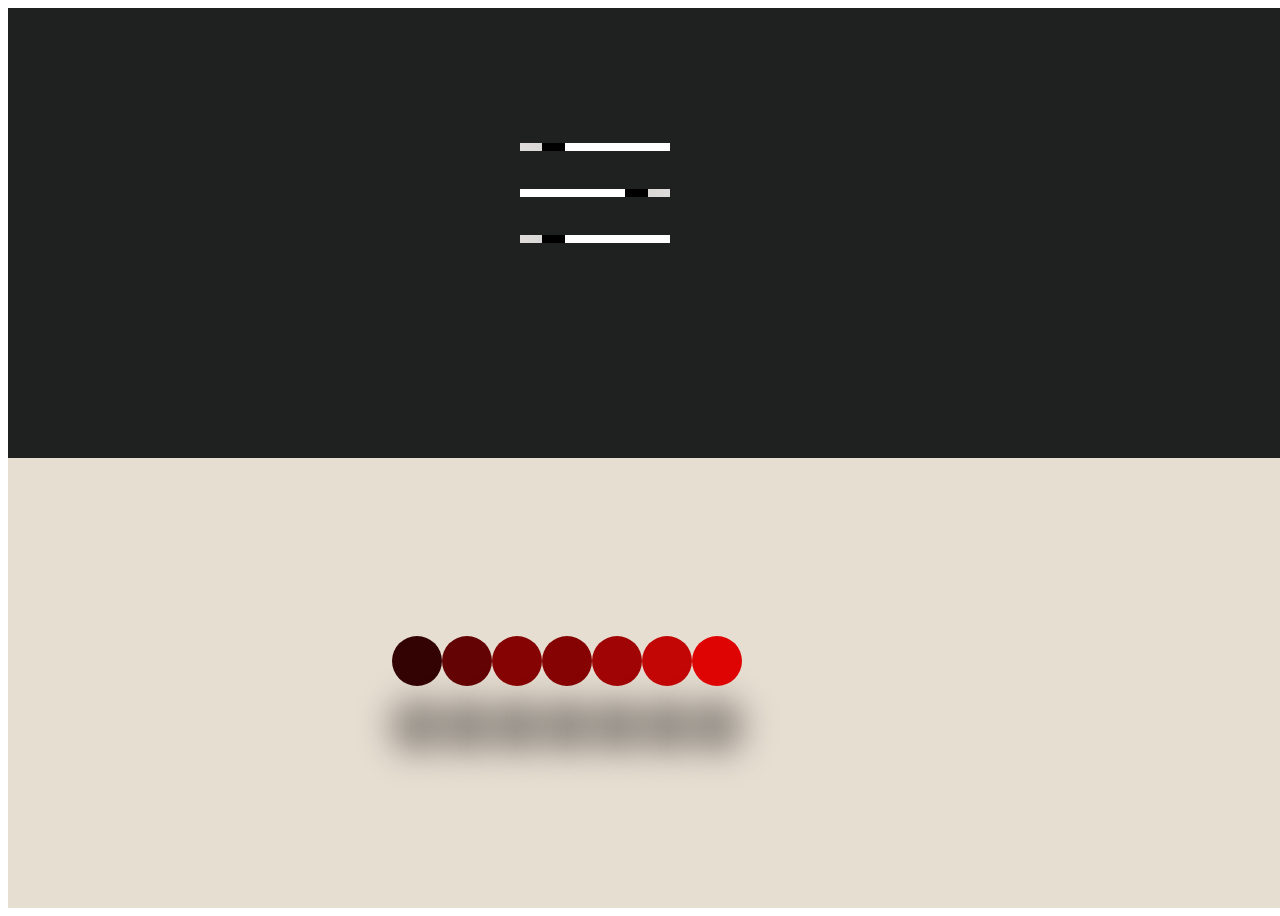
<file: HW-10.html>
<!DOCTYPE html>
<html lang="en">
<head>
    <meta charset="UTF-8">
    <meta http-equiv="X-UA-Compatible" content="IE=edge">
    <meta name="viewport" content="width=device-width, initial-scale=1.0">
    <title>HW-10</title>
    <link rel="stylesheet" href="hw-10.css">
</head>
<body>
    <div class="conteiner1">
   <div class="burger-menu">
       <div class="burger one"></div>
       <div class="burger two"></div>
       <div class="burger three"></div>
       <div class="burger four"></div>    
   </div>
</div> 

<div class="conteiner2">
  <div class="pendulum">
    <div class="ball"></div>
    <div class="ball"></div>
    <div class="ball"></div>
    <div class="ball"></div>
    <div class="ball"></div>
    <div class="ball"></div>
    <div class="ball"></div>
</div>
</div>
   
</body>
</html>
</file>
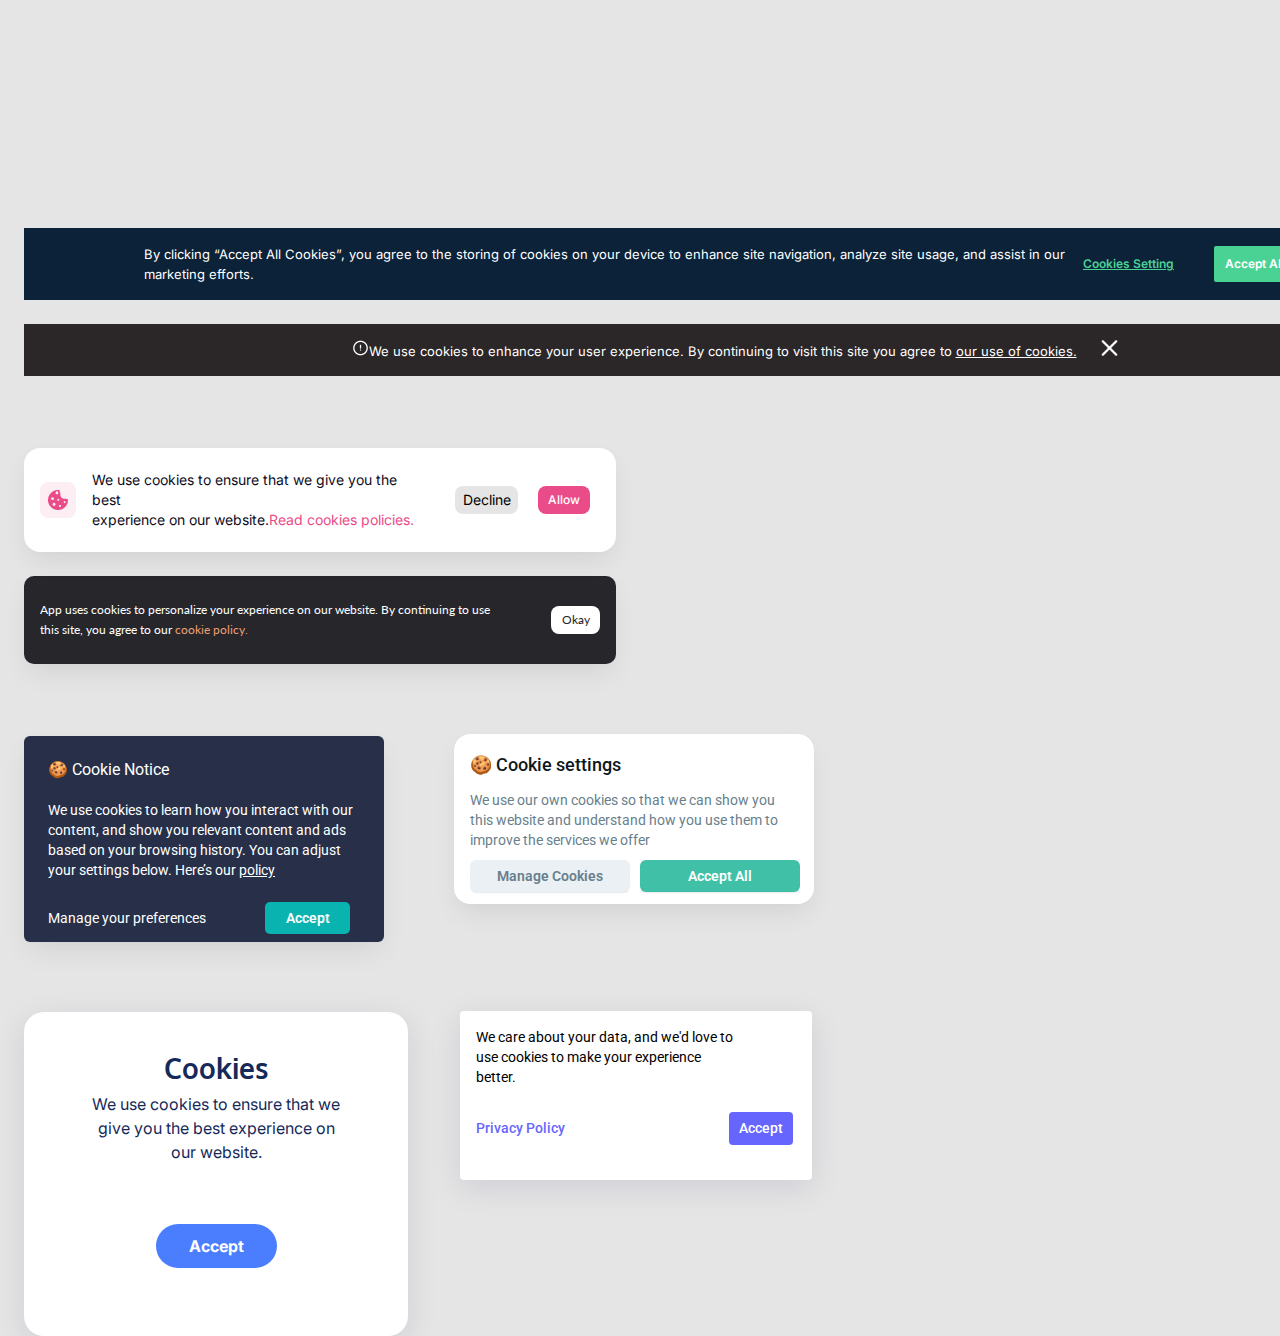
<file: HW-3.html>
<!DOCTYPE html>
<html lang="en">
<head>
    <meta charset="UTF-8">
    <meta http-equiv="X-UA-Compatible" content="IE=edge">
    <meta name="viewport" content="width=device-width, initial-scale=1.0">
    <title>HW-3</title>
    <link rel="preconnect" href="https://fonts.googleapis.com">
<link rel="preconnect" href="https://fonts.gstatic.com" crossorigin>
<link href="https://fonts.googleapis.com/css2?family=Inter:wght@200&family=Lato:wght@300&family=Oxygen:wght@700&family=Roboto:wght@100;300&display=swap" rel="stylesheet">

<link rel="preconnect" href="https://fonts.googleapis.com">
<link rel="preconnect" href="https://fonts.gstatic.com" crossorigin>
<link href="https://fonts.googleapis.com/css2?family=Inter:wght@200&family=Lato:wght@300&family=Roboto:wght@100;300&display=swap" rel="stylesheet">
    <link rel="preconnect" href="https://fonts.googleapis.com">
    <link rel="preconnect" href="https://fonts.gstatic.com" crossorigin>
    <link href="https://fonts.googleapis.com/css2?family=Lato:wght@300&display=swap" rel="stylesheet">
    <link rel="preconnect" href="https://fonts.googleapis.com">
<link rel="preconnect" href="https://fonts.gstatic.com" crossorigin>
<link href="https://fonts.googleapis.com/css2?family=Inter:wght@200&family=Lato:wght@300&display=swap" rel="stylesheet">
<link rel="stylesheet" href="reset.css">
<link rel="stylesheet" href="aa.css">
</head>
<body>
    <div class="block1">
        <p>By clicking “Accept All Cookies”, you agree to the storing of cookies on your device to enhance site navigation, analyze site usage, and assist in our <br> marketing efforts.</p>
       <a href="#">Cookies Setting</a>
        <button class="Accept-All-Cookies">Accept All Cookies</button>
    </div>
    <div class="block2">
        <p><img src="image 11.png" alt="info">We use cookies to enhance your user experience. By continuing to visit this site you agree to <a href="#" class="link"> our use of cookies.</a>
             <button><img src="image 10.png" alt="cross"></button></p>
            </div>
    <div class="block3">
        <img src="Vector.png" alt="cookies">
         <p>We use cookies to ensure that we give you the best <br> experience on our website.<span class="read">Read cookies policies.</span></p>
       <button class="Decline">Decline</button> 
     <button class="Allow">Allow</button>
</div>
    <div class="block4">
        <p>App uses cookies to personalize your experience on our website. By continuing to use <br> this site, you agree to our <span class="cp">cookie policy.</span></p>
        <button class="Okay">Okay</button>
    </div>

        <div class="block5">
        <h4>🍪 Cookie Notice</h4>
        <p>We use cookies to learn how you interact with our <br> content, and show you relevant content and ads <br> based on your browsing history. You can adjust <br> your settings below. Here’s our <a href="#"> policy</a></p>
        <h5>Manage your preferences</h5>
        <button class="Accept">Accept</button>
    </div>
    <div class="block6">
        <h4>🍪 Cookie settings</h4>
        <p>We use our own cookies so that we can show you <br> this website and understand how you use them to <br> improve the services we offer</p>
        <button class="Manage-cookies">Manage cookies</button>
        <button class="Accept-all">Accept all</button>
 </div>
 <div class="block7">
     <h2>Cookies</h2>
     <p>We use cookies to ensure that we <br> give you the best experience on <br> our website.</p>
     <button class="Accept1">Accept</button>
 </div>
 <div class="block8">
     <p>We care about your data, and we'd love to <br> use cookies to make your experience <br> better.</p>
     <b>Privacy Policy</b>
     <button class="Accept2">Accept</button>
     
 </div>

</body>
</html>
</file>
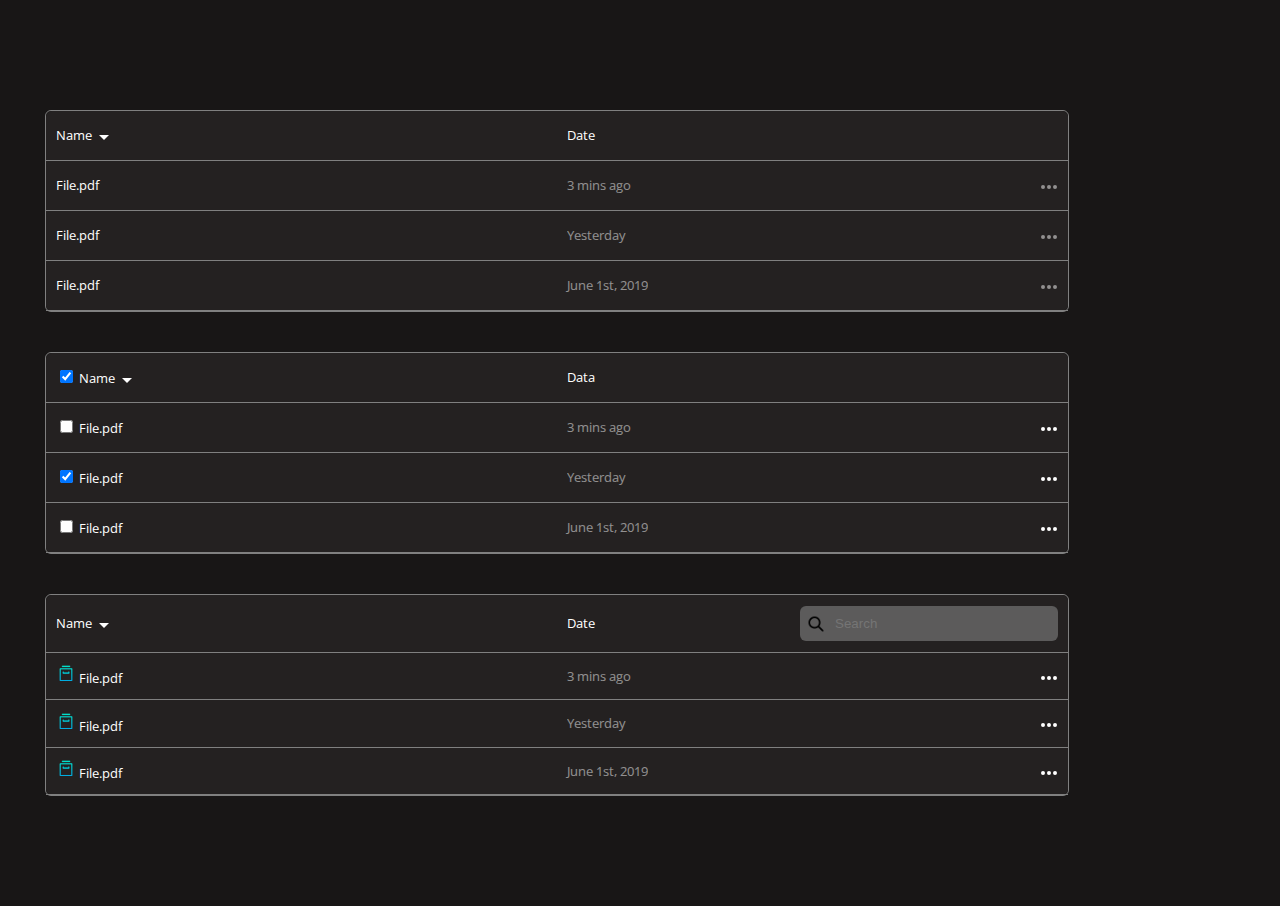
<file: HW-5.html>
<!DOCTYPE html>
<html lang="en">
<head>
    <meta charset="UTF-8">
    <meta http-equiv="X-UA-Compatible" content="IE=edge">
    <meta name="viewport" content="width=device-width, initial-scale=1.0">
    <title>HW5</title>
    <link rel="preconnect" href="https://fonts.googleapis.com">
<link rel="preconnect" href="https://fonts.gstatic.com" crossorigin>
<link href="https://fonts.googleapis.com/css2?family=Open+Sans:wght@300&display=swap" rel="stylesheet">
    <link rel="stylesheet" href="reset.css">
    <link rel="stylesheet" href="hw-5.css">
</head>
<body>
    <div class="all">
<div class="tbl one">
     <table class="table">
        <tr>
            <th class="k1">
                Name <div class="triangl"></div>
            </th>
            <th colspan="2">Date</th>
        </tr>
        <tr>
            <td class="k1">File.pdf</td>
            <td class="k2">3 mins ago</td>
            <td class="k3"><div class="dott"></div><div class="dott"></div><div class="dott"></div></td>
        </tr>
        <tr>
            <td class="k1">File.pdf</td>
            <td class="k2">Yesterday</td>
            <td class="k3"><div class="dott"></div><div class="dott"></div><div class="dott"></div></td>
        </tr> 
        <tr>
            <td class="k1">File.pdf</td>
            <td class="k2">June 1st, 2019 </td>
            <td class="k3"><div class="dott"></div><div class="dott"></div><div class="dott"></div></td>
        </tr>
     </table>
</div>
<div class="tbl two">
    <table class="table">
        <tr>
            <th class="k1"><input type="checkbox" checked> Name <div class="triangl"></div></th>
            <th colspan="2">Data</th>
        </tr>
        <tr>
            <td class="k1"><input type="checkbox"> File.pdf</td>
            <td class="k2">3 mins ago</td>
            <td class="k3"><div class="dot"></div><div class="dot"></div><div class="dot"></div></td>
        </tr>
        <tr>
            <td class="k1"><input type="checkbox" checked> File.pdf</td>
            <td class="k2">Yesterday </td>
            <td class="k3"><div class="dot"></div><div class="dot"></div><div class="dot"></div></td>
        </tr>
        <tr>
            <td class="k1"><input type="checkbox"> File.pdf</td>
            <td class="k2">June 1st, 2019</td>
            <td class="k3"><div class="dot"></div><div class="dot"></div><div class="dot"></div></td>
        </tr>
    </table>
</div> 
<div class="tbl three">
    <table class="table">
        <tr>
            <th class="k1">Name <div class="triangl"></div></th>
            <th>Date </th>
            <th class="k3">
                <input id="search" type="search" placeholder="Search">
            </th>       
        </tr>
        <tr>
            <td class="k1"><img src="archive.png" alt="archive" style="width: 20px;"> File.pdf</td>
            <td class="k2">3 mins ago</td>
            <td class="k3"><div class="dot"></div><div class="dot"></div><div class="dot"></div></td>
        </tr>
        <tr>
            <td class="k1"><img src="archive.png" alt="archive" style="width: 20px;"> File.pdf</td>
            <td class="k2">Yesterday </td>
            <td class="k3"><div class="dot"></div><div class="dot"></div><div class="dot"></div></td>
        </tr>
        <tr>
            <td class="k1"><img src="archive.png" alt="archive" style="width: 20px;"> File.pdf</td>
            <td class="k2">June 1st, 2019</td>
            <td class="k3"><div class="dot"></div><div class="dot"></div><div class="dot"></div></td>
        </tr>           
   </table>
</div>  
</div>
</body>
</html>
</file>
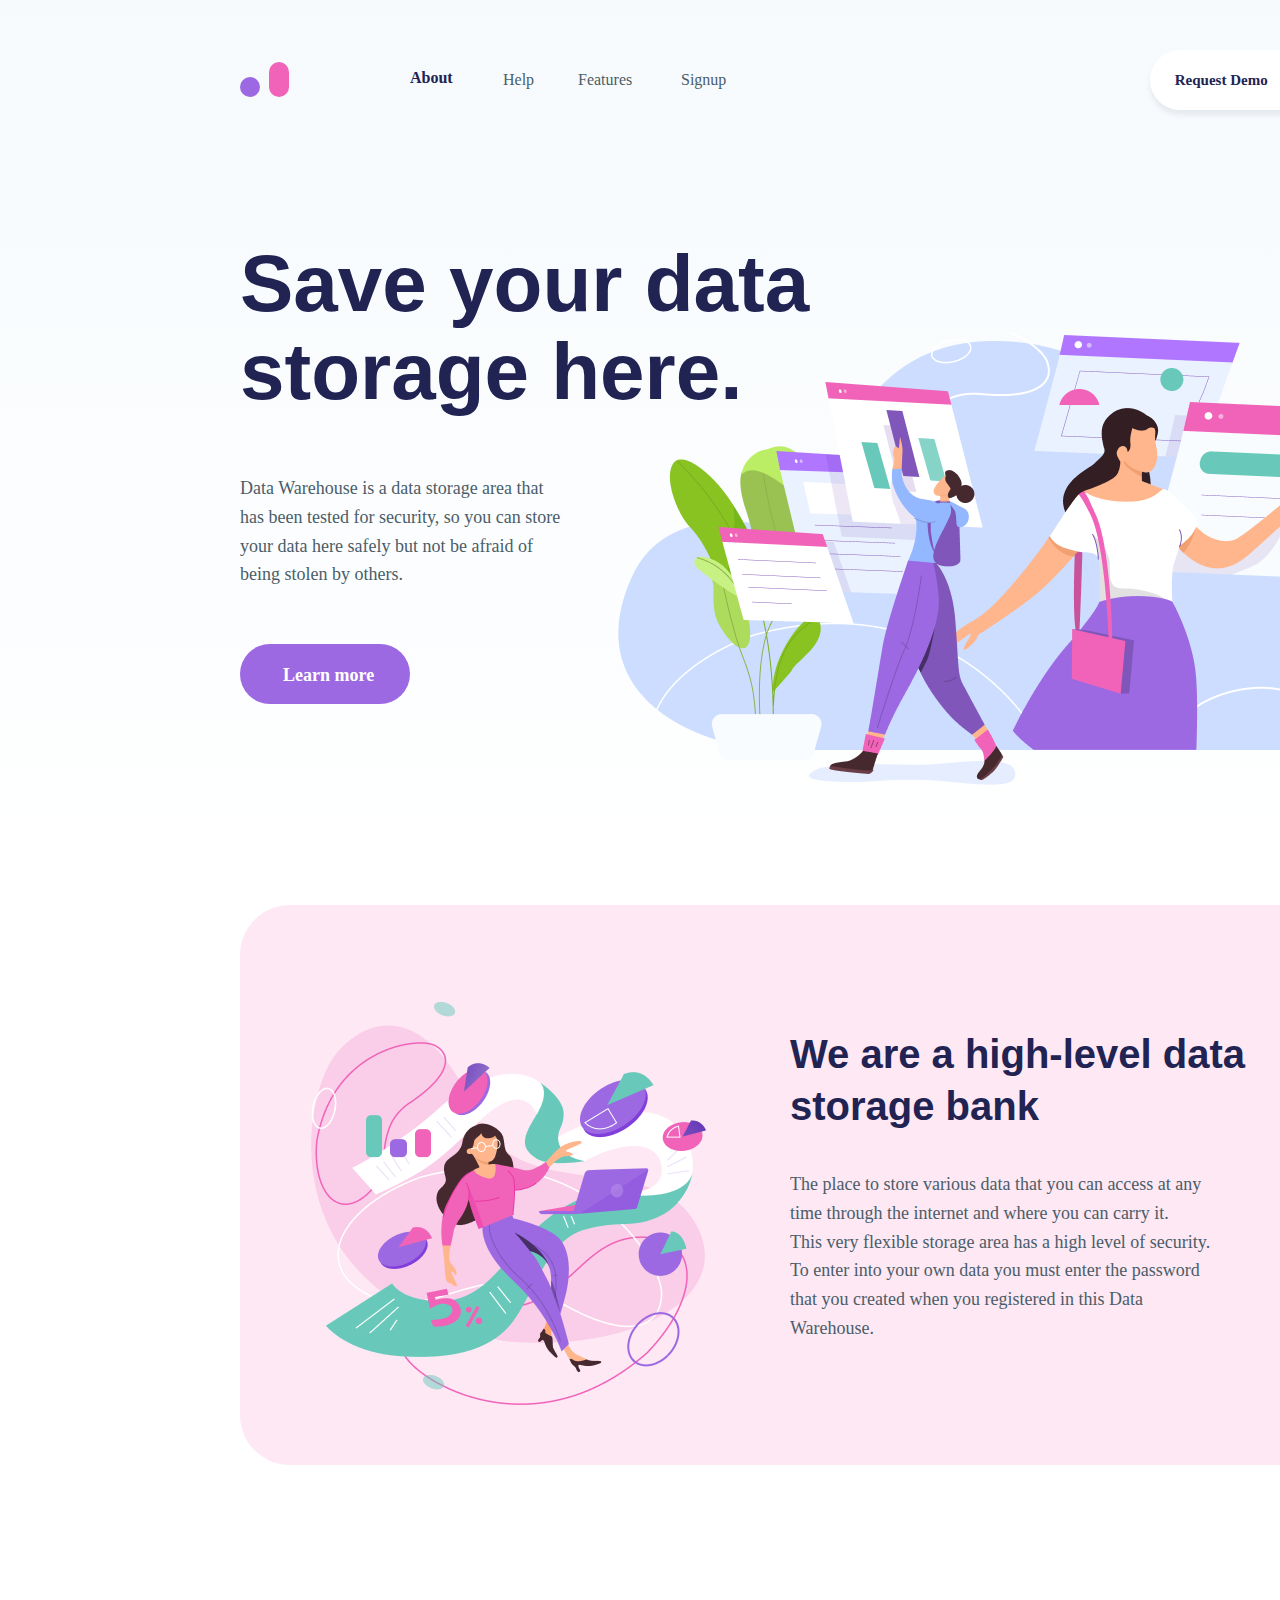
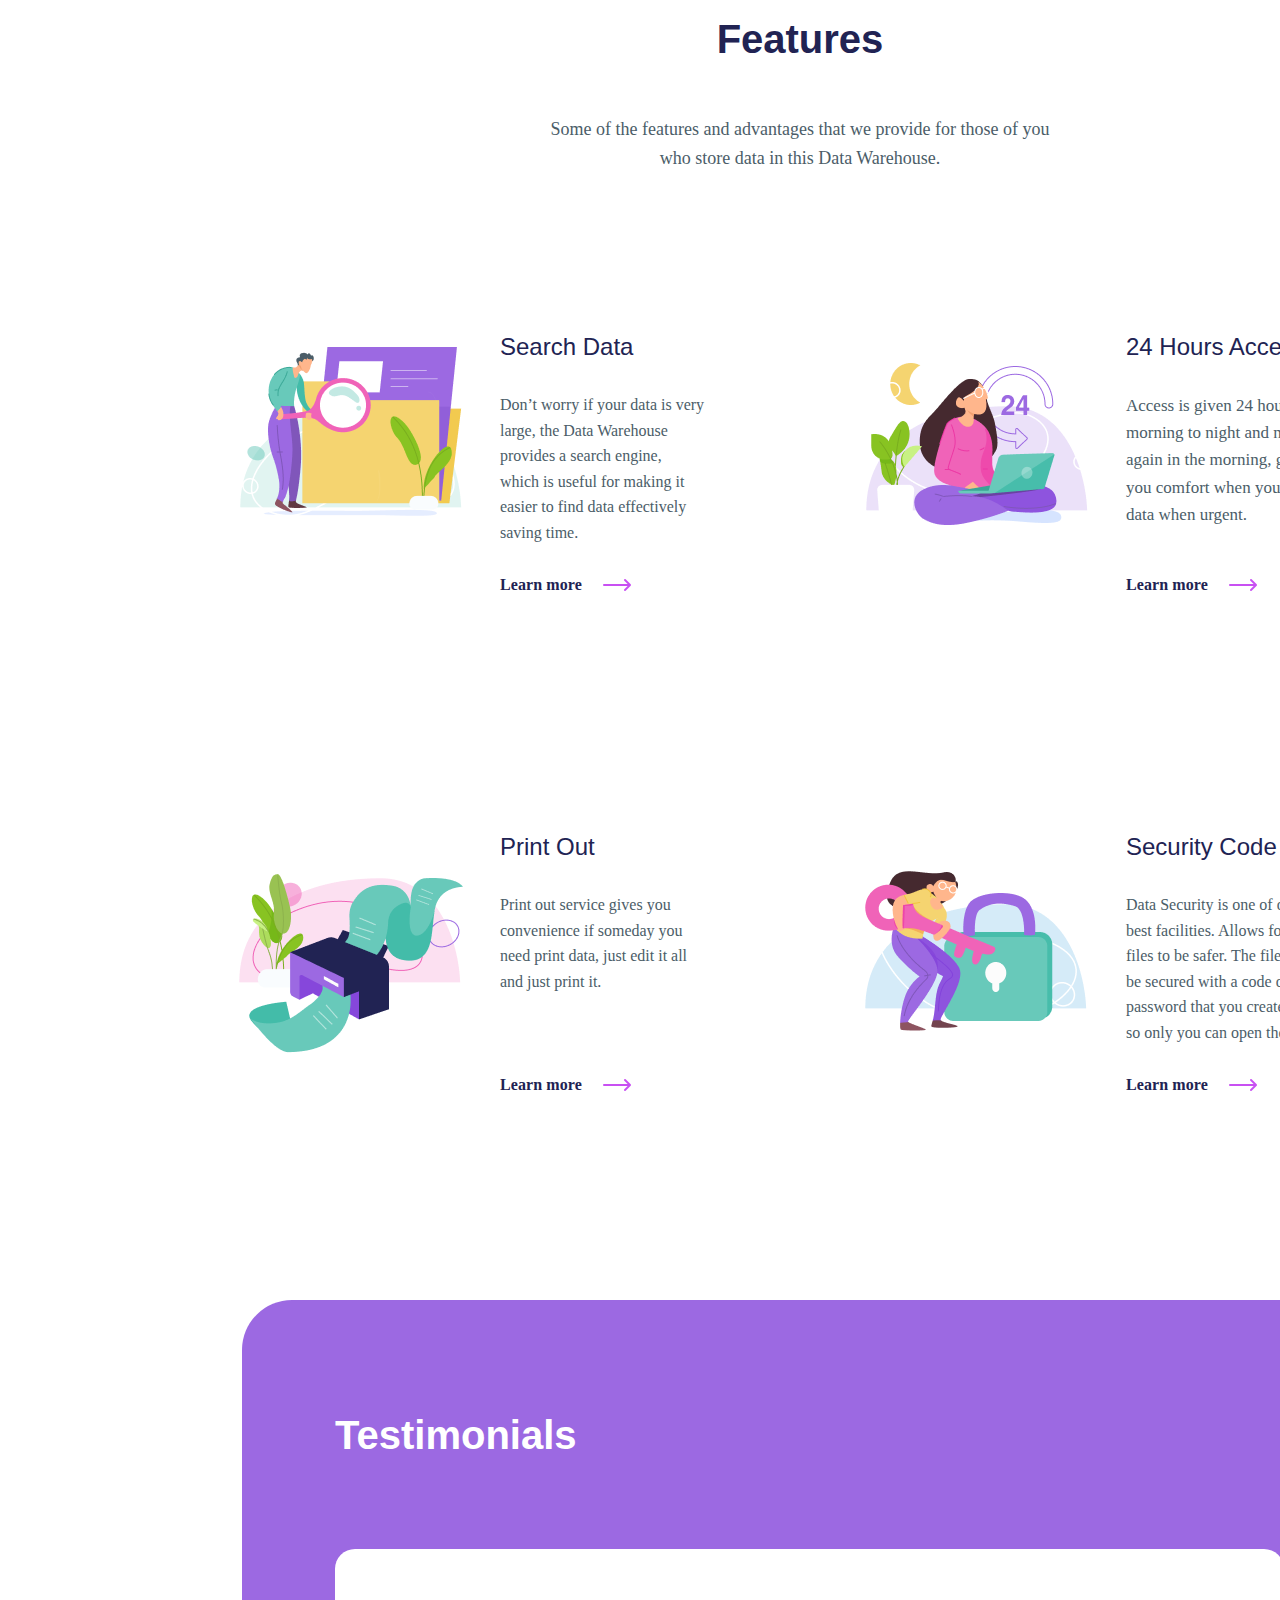
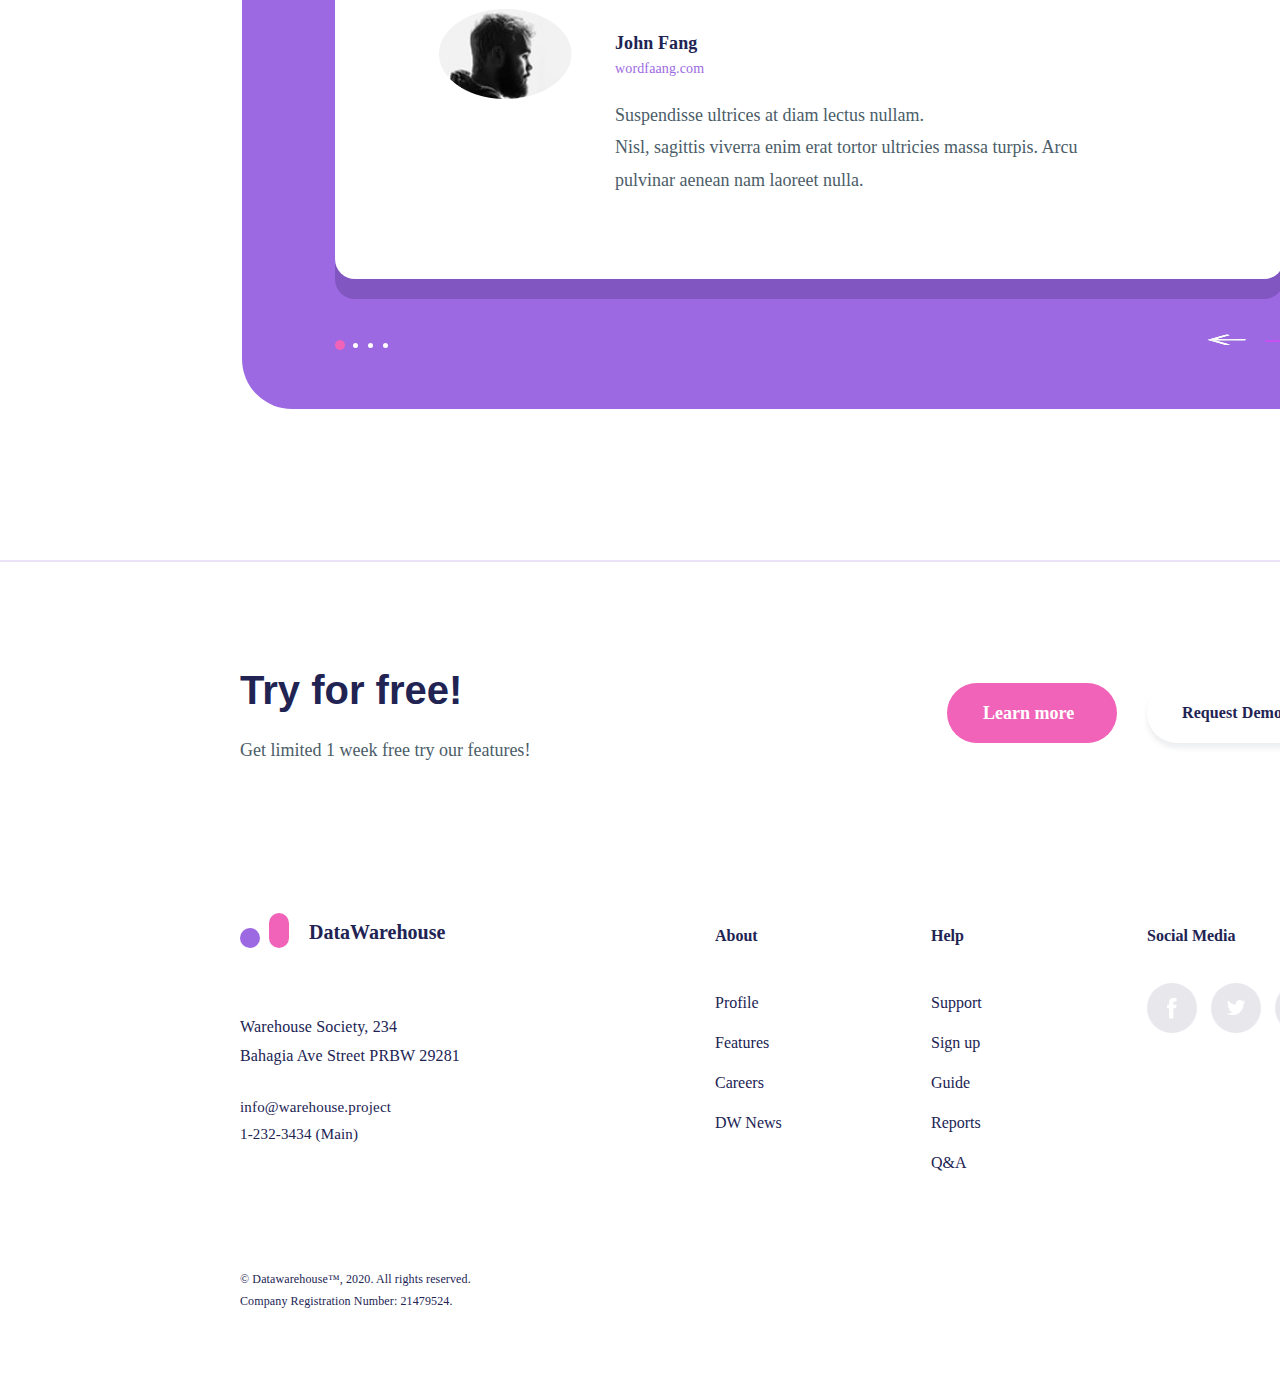
<file: HW-6.html>
<!DOCTYPE html>
<html lang="en">
<head>
    <meta charset="UTF-8">
    <meta http-equiv="X-UA-Compatible" content="IE=edge">
    <meta name="viewport" content="width=device-width, initial-scale=1.0">
    <title>HW6</title>
    <link rel="preconnect" href="https://fonts.googleapis.com">
<link rel="preconnect" href="https://fonts.gstatic.com" crossorigin>
<link href="https://fonts.googleapis.com/css2?family=Mukta:wght@300&display=swap" rel="stylesheet">
    <link rel="preconnect" href="https://fonts.googleapis.com">
<link rel="preconnect" href="https://fonts.gstatic.com" crossorigin>
<link href="https://fonts.googleapis.com/css2?family=Open+Sans:wght@600&display=swap" rel="stylesheet">
    <link rel="preconnect" href="https://fonts.googleapis.com">
<link rel="preconnect" href="https://fonts.gstatic.com" crossorigin>
<link href="https://fonts.googleapis.com/css2?family=Poppins:wght@200&display=swap" rel="stylesheet">
    <link rel="stylesheet" href="reset.css">
    <link rel="stylesheet" href="hw-6.css">
</head>
<body>
   <div class="page">
    <header class="header">
        <div class="circ"></div>
        <div class="oval"></div>
        <div class="About"><a href="#"><b>About</b></a></div>
        <div class="Help"><a href="#">Help</a></div>
        <div class="Features1"><a href="#">Features</a></div>
        <div class="Signup"><a href="#">Signup</a></div>
        <div class="button1"><button>Request Demo<img src="arrow.png" alt="arrow"></button></div>
    </header>
    <main class="main">
        <div class="main1">
            <div class="img1"><img src="image1.png" alt="girls and graphics"></div>
            <div class="save"><h1>Save your data <br> storage here.</h1></div>
            <div class="datawarehouse"><p>Data Warehouse is a data storage area that<br> has been
            tested for security, so you can store<br> your data here
            safely but not be afraid of <br>being stolen by others.</p></div>
            <div class="button2"><button>Learn more</button></div>
        </div>    
        <div class="main2">
            <div class="img2"><img src="image2.png" alt="girl and pages"></div>
            <div class="weare"><h2>We are a high-level
                data<br>storage bank</h2></div> 
            <div class="theplace"><p>The place to store various data that you can access at any<br> time through the internet  and where you can carry it. <br>
                This very flexible storage area has a high level of security.<br> To enter into your own data you must enter the password <br>that you created when you registered in this Data<br> Warehouse. </p></div>  
        </div>
        <div class="main3">
            <div class="Features2"><p>Features</p></div>
            <div class="someofthefeatures"><p>Some of the features and advantages that we provide for those of you <br>who store data in this Data Warehouse.</p></div>
        </div>
        <div class="main4">
            <div class="block1">
                <div class="bl11"><img src="image3.png" alt="search"></div>
                <div class="bl12"><h3>Search Data</h3></div>
                <div class="bl13"><span>Don’t worry if your data is very<br> large, the Data Warehouse<br> provides a search engine, <br>which is useful for making it <br>easier to find data effectively <br>saving time.</span></div>
                <div class="bl14"><b>Learn more</b><img src="arrow.png" alt="arrow"></div>
            </div>
            <div class="block2">
                <div class="bl21"><img src="image4.png" alt="Access"></div>
                <div class="bl22"><h3>24 Hours Access</h3></div>
                <div class="bl23"><span>Access is given 24 hours a full<br> morning to night and
                    meet<br> again in the morning, giving <br>you comfort when
                    you need<br> data when urgent.</span></div>
                <div class="bl24"><b>Learn more</b><img src="arrow.png" alt="arrow"></div>    
            </div>
            <div class="block3">
                <div class="bl31"><img src="image5.png" alt="print"></div>
                <div class="bl32"><h3>Print Out</h3></div>
                <div class="bl33"><span>Print out service gives you<br> convenience if someday
                    you<br> need print data, just edit it all<br> and just print it.</span></div>
                <div class="bl34"><b>Learn more</b><img src="arrow.png" alt="arrow"></div>   
            </div>
            <div class="block4">
                <div class="bl41"><img src="image6.png" alt="Security"></div>
                <div class="bl42"><h3>Security Code</h3></div>
                <div class="bl43"><span>Data Security is one of our<br> best facilities. Allows for your <br>files
                    to be safer. The file can <br>be secured with a code or<br> password that 
                    you created,<br> so only you can open the file.</span></div>
                <div class="bl44"><b>Learn more</b><img src="arrow.png" alt="arrow"></div>   
            </div>
        </div>
        <div class="main5">
            <div class="m51"><h2>Testimonials</h2></div>
            <div class="m52">
                <div class="m521"><img src="Ellipse 76.png" alt="John Fang "></div>
                <div class="m522"><h6>John Fang </h6><a href="#">wordfaang.com</a></div>
                <div class="m523"><span>Suspendisse ultrices at diam lectus nullam. <br>
                    Nisl, sagittis viverra enim erat tortor ultricies massa turpis. Arcu <br>pulvinar aenean nam laoreet nulla.</span></div>
            </div>
            <div class="m53">
                <div class="m531"></div><div class="m532"></div><div class="m533"></div><div class="m534"></div>
                <div class="arrowleft"><img src="arrowleft.png" alt="arrowleft"></div><div class="arrowright"><img src="arrow.png" alt="arrowright"></div>
            </div>
        </div>
        <div class="main6"></div>
    </main>
    <footer class="footer">
        <div class="footer1">
            <div class="ft11"><h2>Try for free!</h2></div>
            <div class="ft12"><p>Get limited 1 week free try our features!</p></div>
            <div class="ft13"><button>Learn more</button></div>
            <div class="ft14"><button>Request Demo<img src="arrow.png" alt="arrow"></button></div>
        </div>
        <div class="footer2">
            <div class="circ1"></div>
            <div class="oval1"></div>
            <div class="ft21"><h5>DataWarehouse</h5></div>
            <div class="ft22"><p>Warehouse Society, 234<br>
                    Bahagia Ave Street 
                    PRBW 29281</p>
                    <span>info@warehouse.project<br>
                        1-232-3434 (Main)</span></div>
            
            <div class="ft23"><h6>About</h6>
                 <p>Profile</p><p>Features</p><p> Careers</p><p> DW News</p>
            </div>
            <div class="ft24"><h6>Help</h6>
                 <p>Support</p><p> Sign up</p><p> Guide</p><p> Reports</p><p> Q&A</p>
            </div> 
            <div class="ft25"><h6>Social Media</h6></div> 
            <div class="ft26">
                <div class="fb"><img src="fb.png" alt="facebook"></div>
                <div class="twi"><img src="twitter.png" alt="twitter"></div>
                <div class="insta"><img src="insta.png" alt="instagram"></div>
            </div>      
        <div class="footer3">
            <div class="ft31"><p>© Datawarehouse™, 2020. All rights reserved.<br>
                Company Registration Number: 21479524.</p></div>
            <div class="ft32"><img src="chat.png" alt="chat" width="30px"></div>   
        </div>
     </footer>                   
    
   </div> 
</body>
</html>
</file>
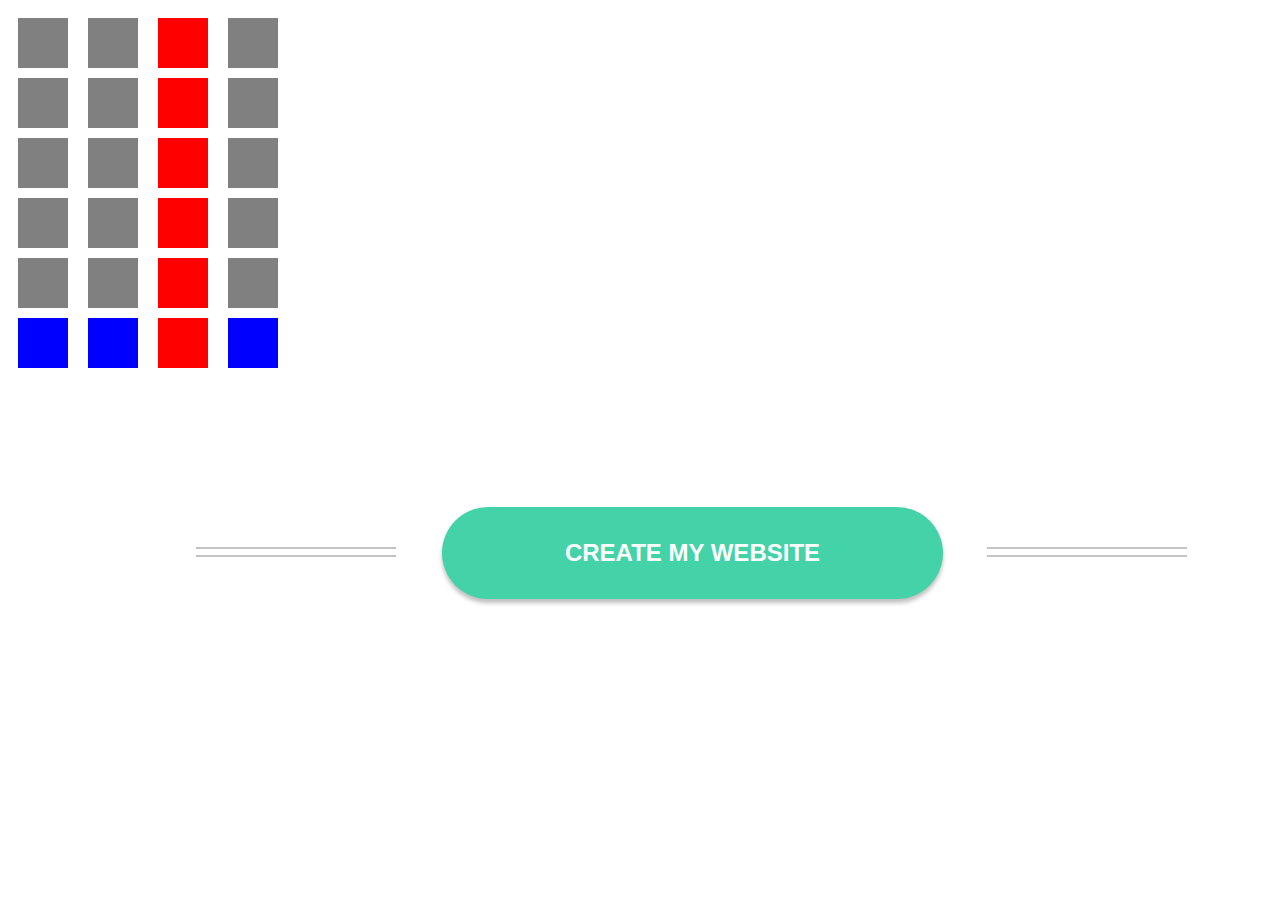
<file: HW-8.html>
<!DOCTYPE html>
<html lang="en">
<head>
    <meta charset="UTF-8">
    <meta http-equiv="X-UA-Compatible" content="IE=edge">
    <meta name="viewport" content="width=device-width, initial-scale=1.0">
    <title>HW-8</title>
    <link rel="stylesheet" href="hw-8.css">
</head>
<body>
<div class="wrap">
    <div class="box">
    <div class="item"></div>
    <div class="item"></div>
    <div class="item"></div>
    <div class="item"></div>
    <div class="item"></div>
    <div class="item"></div>
    </div>
    <div class="box">
    <div class="item"></div>
    <div class="item"></div>
    <div class="item"></div>
    <div class="item"></div>
    <div class="item"></div>
    <div class="item"></div>
    </div>
    <div class="box1">
    <div class="item"></div>
    <div class="item"></div>
    <div class="item"></div>
    <div class="item"></div>
    <div class="item"></div>
    <div class="item"></div>
    </div>
    <div class="box">
    <div class="item"></div>
    <div class="item"></div>
    <div class="item"></div>
    <div class="item"></div>
    <div class="item"></div>
    <div class="item"></div>
    </div>
</div>
<div class="btn">
<button>CREATE MY WEBSITE</button>
</div>
</body>
</html>
</file>
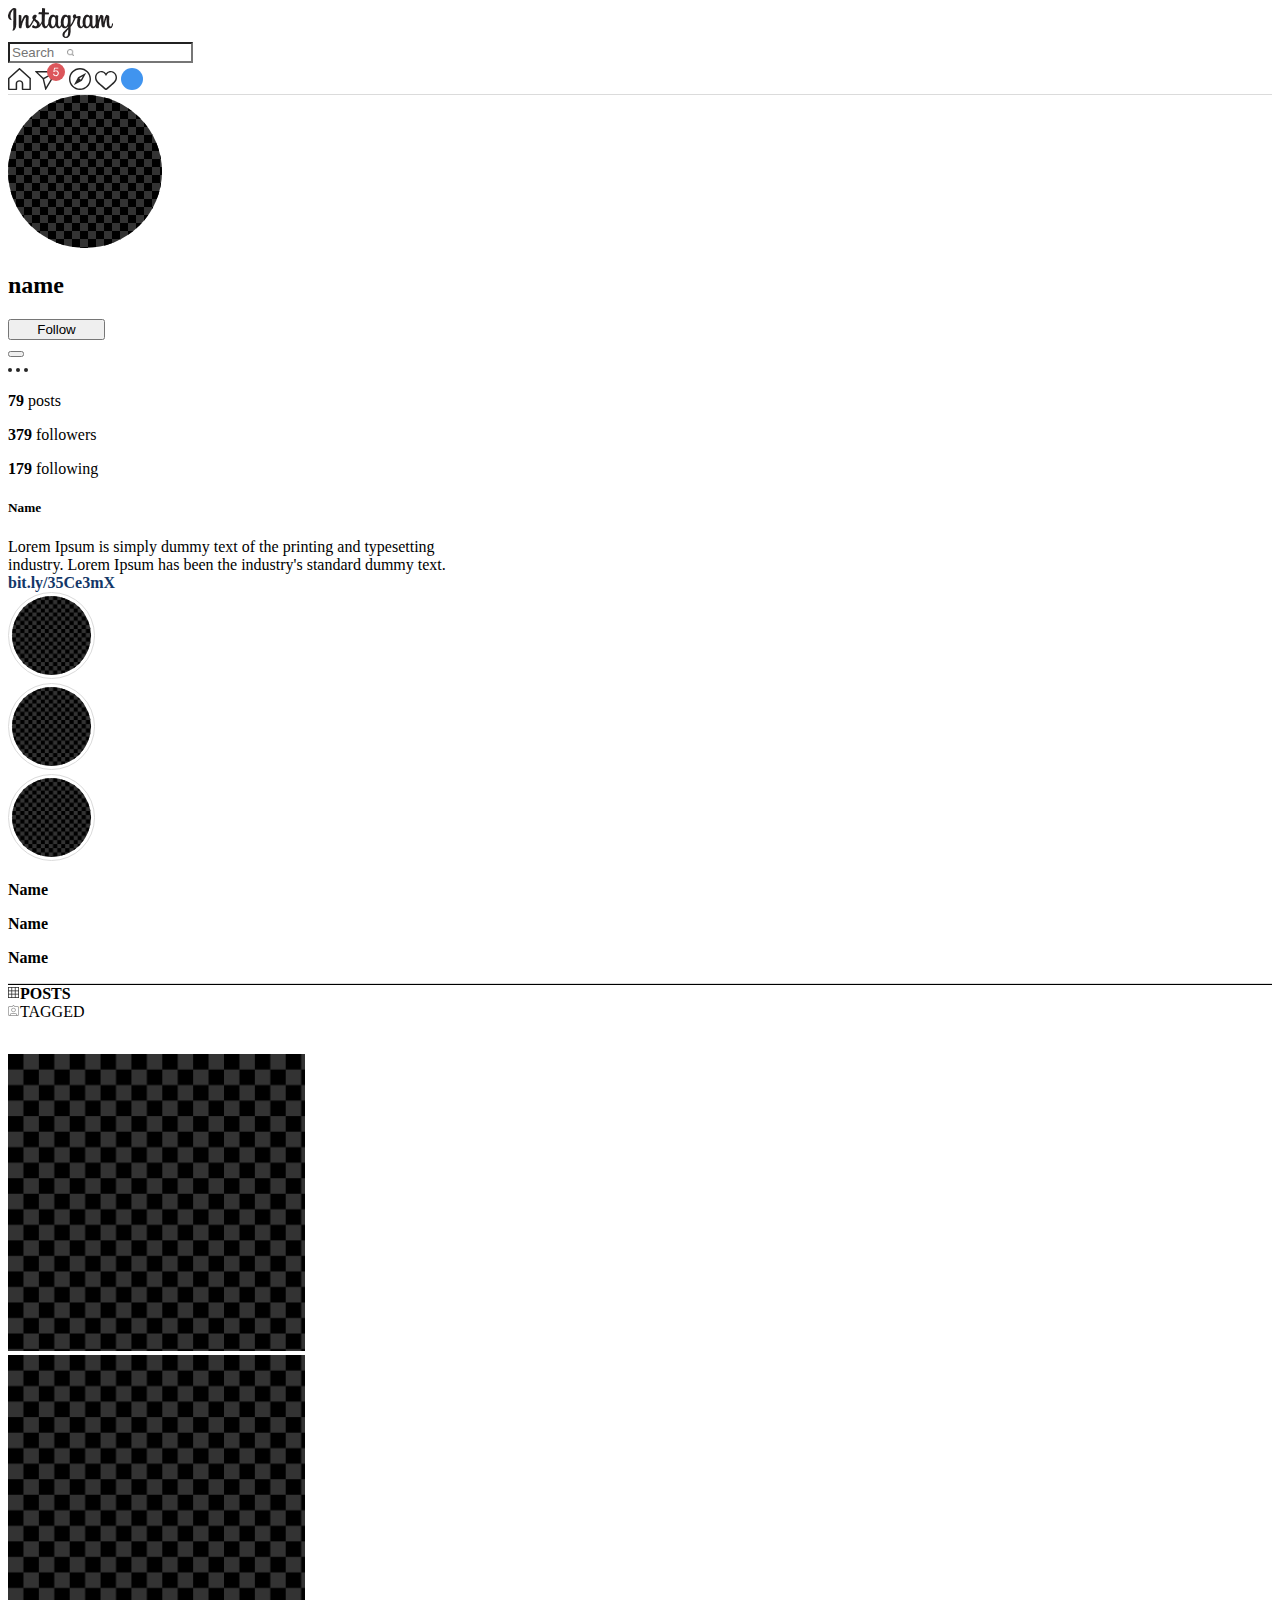
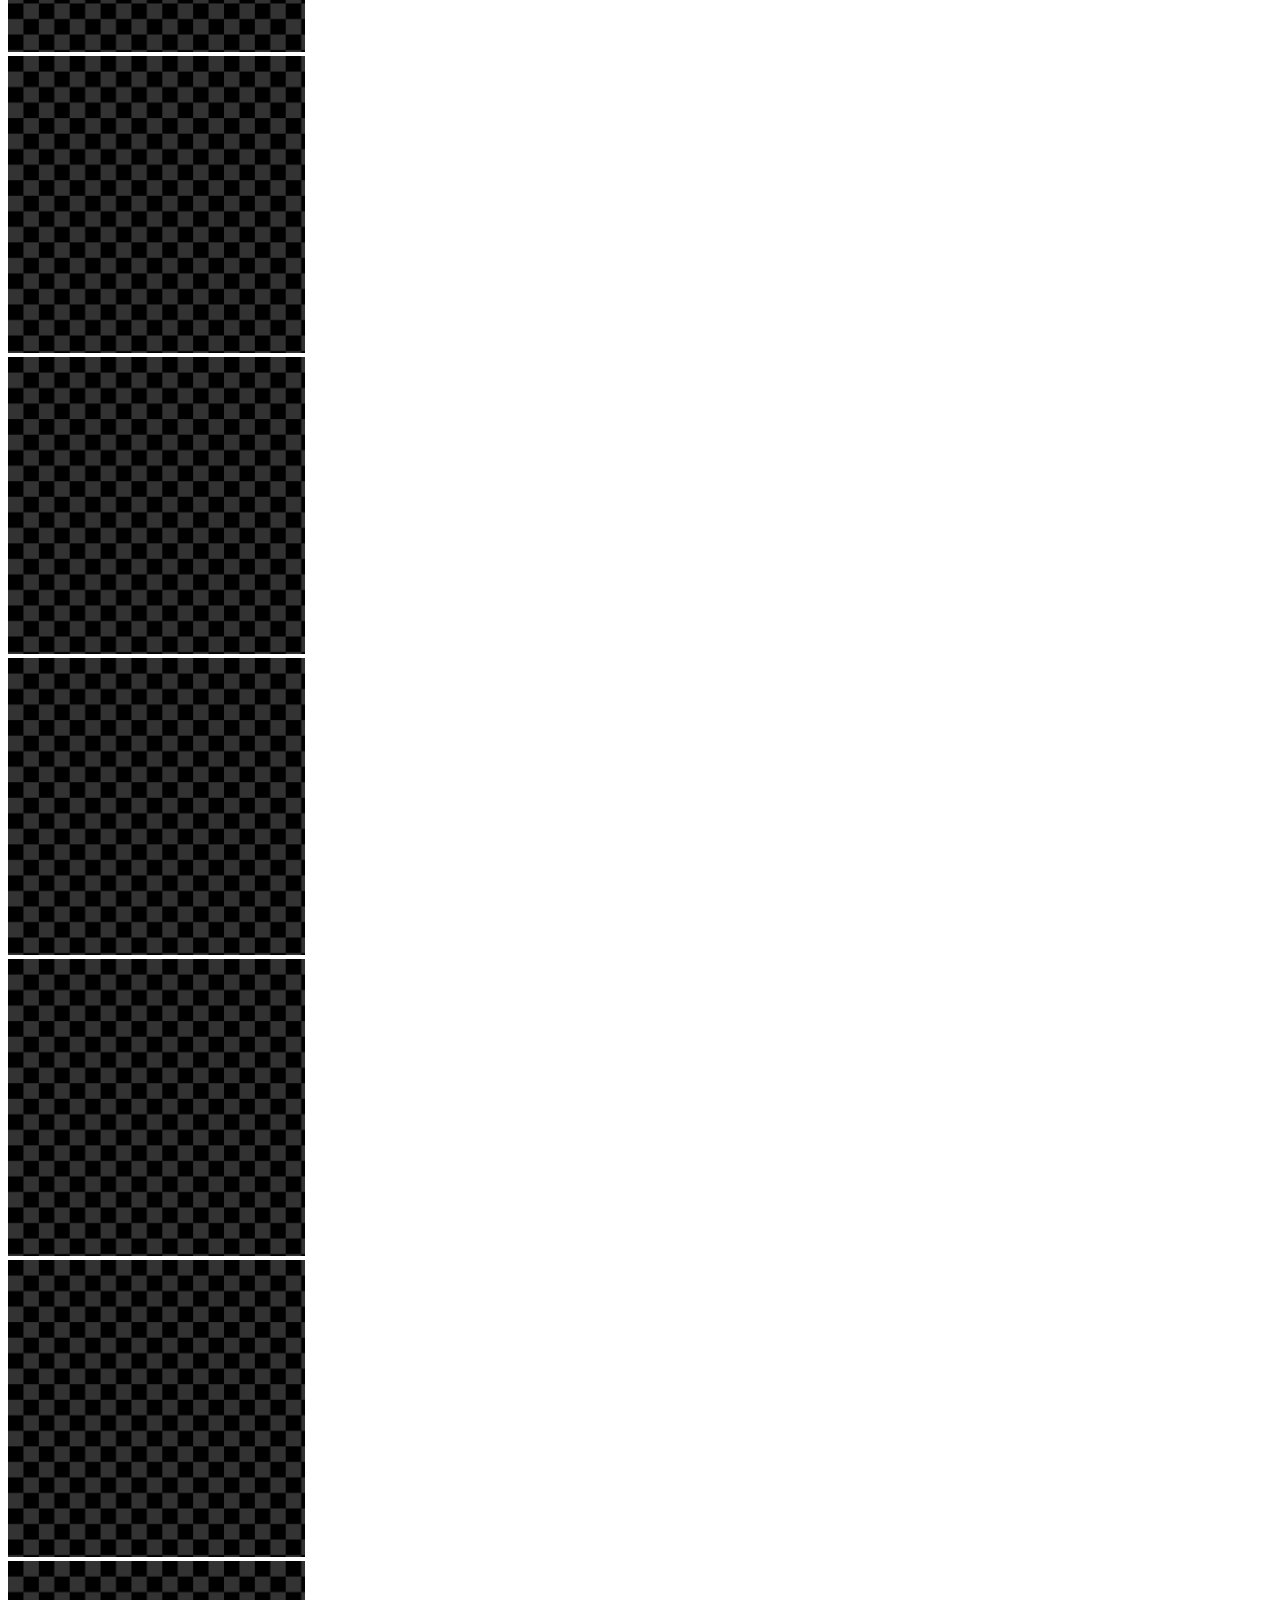
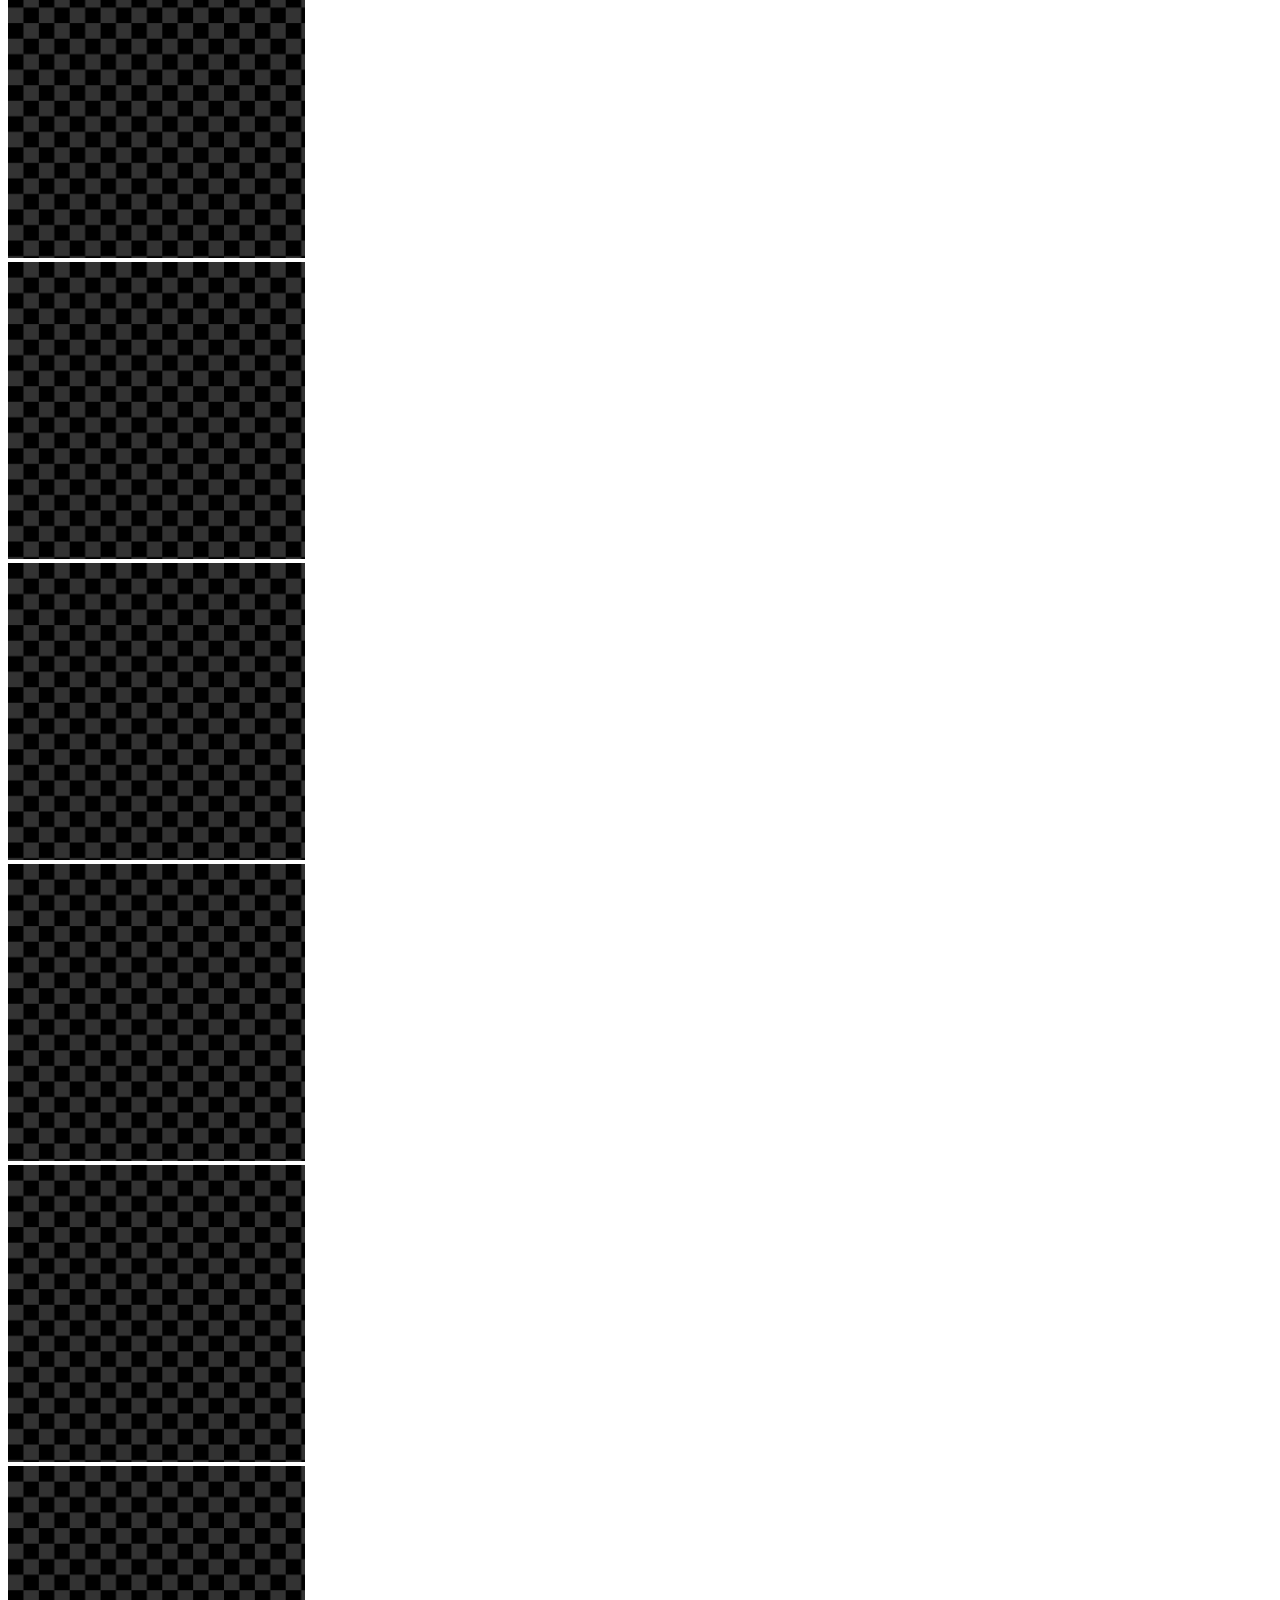
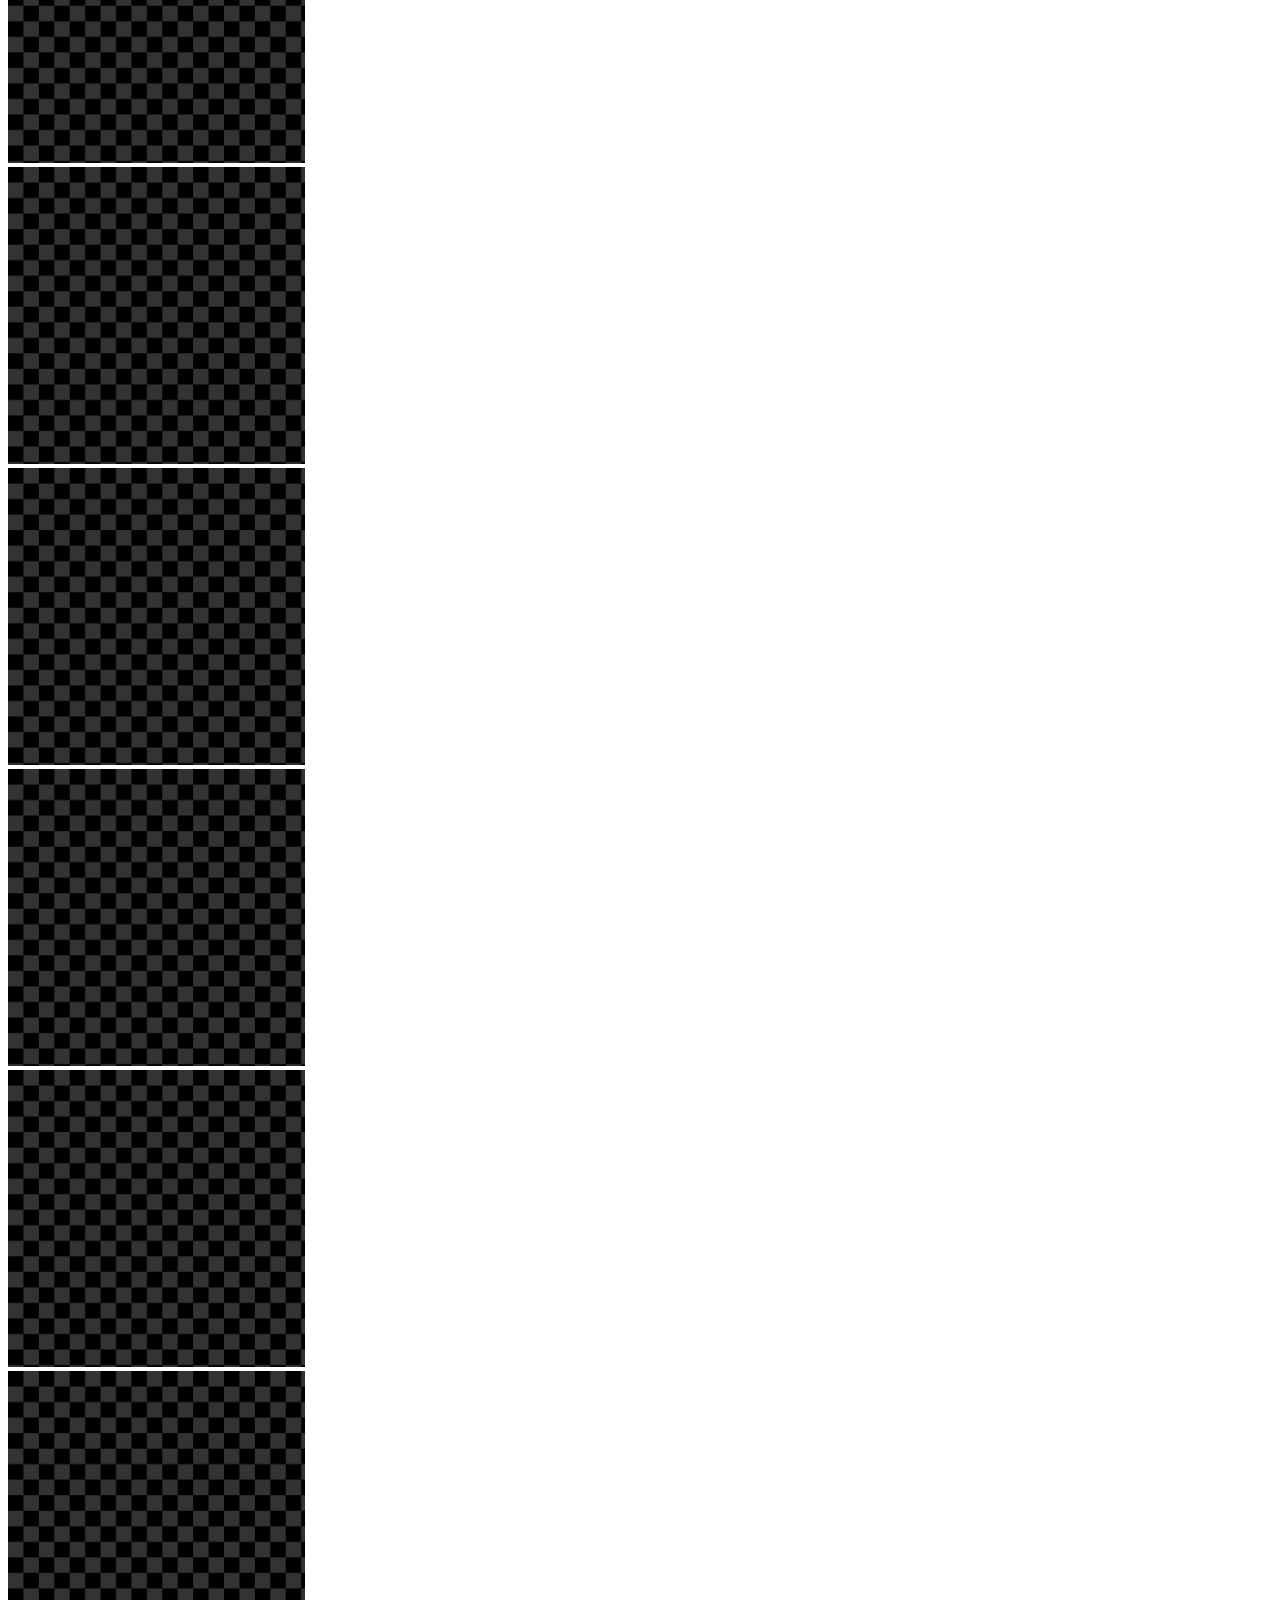
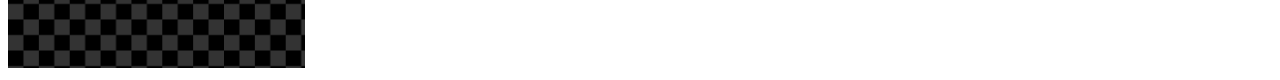
<file: HW-11/HW-11.html>
<!DOCTYPE html>
<html lang="en">
<head>
    <meta charset="UTF-8">
    <meta http-equiv="X-UA-Compatible" content="IE=edge">
    <meta name="viewport" content="width=device-width, initial-scale=1.0">
    <title>HW-11</title>
    <link href="https://cdn.jsdelivr.net/npm/bootstrap@5.2.0-beta1/dist/css/bootstrap.min.css" rel="stylesheet" integrity="sha384-0evHe/X+R7YkIZDRvuzKMRqM+OrBnVFBL6DOitfPri4tjfHxaWutUpFmBp4vmVor" crossorigin="anonymous">
    <link rel="stylesheet" href="hw-11.css">
</head>
<body>
<header>
    <div class="container-sm">
        <div class="row mt-3 mb-3 d-flex justify-content-between nav">
            <div class="col-2"><img src="logo.png" alt="logo"></div>
            <div class="col-3">
                <div class="input-group rounded">
                    <input type="search" class="form-control text-center" placeholder="Search" aria-label="Search" aria-describedby="search-addon" />
                </div>
            </div>
            <div class="col-3 nav1">
               
             <a class="me-3" href="#">  <svg width="23" height="22" viewBox="0 0 23 22" fill="none" xmlns="http://www.w3.org/2000/svg">
                    <path d="M22.1768 22H14.5175C14.1171 22 13.7666 21.6795 13.7666 21.3132V15.6816C13.7666 14.4912 12.7654 13.5754 11.4638 13.5754C10.1623 13.5754 9.16106 14.4912 9.16106 15.6816V21.3132C9.16106 21.6795 8.81064 22 8.41016 22H0.750907C0.350423 22 0 21.6795 0 21.3132V10.5536C0 10.3704 0.100121 10.1873 0.200242 10.0499L10.9632 0.206035C11.2636 -0.0686785 11.7141 -0.0686785 12.0145 0.206035L22.7775 10.0499C22.9778 10.2331 23.0779 10.5536 22.9277 10.7825C22.9277 10.8283 22.8776 10.8283 22.8776 10.8741V21.3132C22.9277 21.6795 22.5773 22 22.1768 22ZM15.2684 20.6264H21.4259V10.7367L11.5139 1.67118L1.50181 10.8283V20.6264H7.65925V15.6816C7.65925 13.7128 9.31125 12.2019 11.4638 12.2019C13.6164 12.2019 15.2684 13.7128 15.2684 15.6816V20.6264Z" fill="#262626"/>
                    </svg></a> 
            <a class="me-3" href="#"><svg width="30" height="27" viewBox="0 0 30 27" fill="none" xmlns="http://www.w3.org/2000/svg">
                <path d="M21.5131 8H0.460947C0.0399037 8 -0.147226 8.50902 0.133469 8.78667L7.61868 16.098L10.1917 26.6486C10.2853 27.0651 10.8467 27.1113 11.0338 26.7874L21.9341 8.69412C22.1213 8.3702 21.8874 8 21.5131 8ZM2.75329 9.38823H18.4254L8.69468 14.7098C8.50755 14.8023 8.27363 14.7561 8.13329 14.6172L2.75329 9.38823V9.38823ZM11.0338 24.1035L9.1625 16.422C9.11572 16.2369 9.20928 16.0055 9.39641 15.9129L19.174 10.5451L11.0338 24.1035V24.1035Z" fill="#262626"/>
                <circle cx="21" cy="9" r="9" fill="#DC565B"/>
                <path d="M23.306 5.536V4.636H19.106L18.314 9.052L19.19 9.1C19.39 8.86 19.618 8.668 19.874 8.524C20.138 8.372 20.438 8.296 20.774 8.296C21.062 8.296 21.322 8.344 21.554 8.44C21.794 8.536 21.998 8.672 22.166 8.848C22.334 9.016 22.462 9.22 22.55 9.46C22.646 9.692 22.694 9.948 22.694 10.228C22.694 10.564 22.646 10.86 22.55 11.116C22.454 11.364 22.322 11.572 22.154 11.74C21.994 11.908 21.802 12.036 21.578 12.124C21.362 12.204 21.134 12.244 20.894 12.244C20.638 12.244 20.402 12.208 20.186 12.136C19.978 12.056 19.794 11.948 19.634 11.812C19.482 11.668 19.358 11.504 19.262 11.32C19.174 11.128 19.122 10.924 19.106 10.708H18.086C18.094 11.092 18.17 11.436 18.314 11.74C18.458 12.044 18.654 12.3 18.902 12.508C19.15 12.708 19.434 12.864 19.754 12.976C20.082 13.08 20.43 13.132 20.798 13.132C21.294 13.132 21.726 13.056 22.094 12.904C22.47 12.744 22.782 12.532 23.03 12.268C23.278 12.004 23.462 11.704 23.582 11.368C23.71 11.024 23.774 10.672 23.774 10.312C23.774 9.824 23.702 9.4 23.558 9.04C23.414 8.672 23.218 8.368 22.97 8.128C22.722 7.88 22.43 7.696 22.094 7.576C21.758 7.456 21.402 7.396 21.026 7.396C20.738 7.396 20.446 7.448 20.15 7.552C19.862 7.648 19.626 7.8 19.442 8.008L19.418 7.984L19.874 5.536H23.306Z" fill="white"/>
                </svg>
                </a>
            <a class="me-3" href="#"><svg width="22" height="22" viewBox="0 0 22 22" fill="none" xmlns="http://www.w3.org/2000/svg">
                <path fill-rule="evenodd" clip-rule="evenodd" d="M11 0C17.0851 0 22 4.91489 22 11C22 17.0851 17.0851 22 11 22C4.91489 22 0 17.0851 0 11C0 4.91489 4.91489 0 11 0ZM11 20.5957C16.2894 20.5957 20.5957 16.2894 20.5957 11C20.5957 5.71064 16.2894 1.40426 11 1.40426C5.71064 1.40426 1.40426 5.71064 1.40426 11C1.40426 16.2894 5.71064 20.5957 11 20.5957ZM8.94043 9.50213C9.08085 9.26808 9.26808 9.08085 9.50213 8.94043L16.4298 5.14894C16.5702 5.10213 16.7106 5.10213 16.8043 5.19574C16.8979 5.28936 16.9447 5.42979 16.8511 5.57021L13.0596 12.4979C12.9191 12.7319 12.7319 12.9191 12.4979 13.0596L5.57021 16.8511C5.42979 16.8979 5.28936 16.8979 5.19574 16.8043C5.10213 16.7106 5.05532 16.5702 5.14894 16.4298L8.94043 9.50213ZM11.8426 11.8426L13.8553 8.19149L10.2043 10.2043L11.8426 11.8426Z" fill="#262626"/>
                </svg>
                </a>
            <a class="me-3" href="#"><svg width="22" height="19" viewBox="0 0 22 19" fill="none" xmlns="http://www.w3.org/2000/svg">
                <path fill-rule="evenodd" clip-rule="evenodd" d="M15.8213 0C12.4979 0 11 2.4561 11 2.4561C11 2.4561 9.50213 0 6.17872 0C2.7617 0 0 2.96585 0 6.62683C0 10.2878 2.85532 12.3732 5.71064 14.8756C10.017 18.6756 10.2979 19 11 19C11.7021 19 11.983 18.6756 16.2894 14.8756C19.1915 12.3268 22 10.2415 22 6.62683C22 2.96585 19.2383 0 15.8213 0ZM15.3532 13.8098C12.8255 16.0341 11.4681 17.2854 11 17.5634C10.5319 17.239 8.84681 15.7561 6.64681 13.8098C4.07234 11.539 1.40426 9.63902 1.40426 6.58049C1.40426 3.70732 3.55745 1.3439 6.17872 1.3439C8.09787 1.3439 9.12766 2.27073 9.8766 3.29024C11.5617 5.65366 10.4383 5.65366 12.1234 3.29024C12.8723 2.27073 13.9021 1.3439 15.8213 1.3439C18.4426 1.3439 20.5957 3.70732 20.5957 6.58049C20.5957 9.68537 17.9277 11.5854 15.3532 13.8098Z" fill="#262626"/>
                </svg>
                </a>
            <a class="me-3" href="#"><svg width="22" height="22" viewBox="0 0 22 22" fill="none" xmlns="http://www.w3.org/2000/svg">
                <circle cx="11" cy="11" r="11" fill="#4094EF"/>
                </svg>
                </a>
            </div>      
        </div>
    </div>
</header> 
<main>
    <div class="container-fluid">
        <div class="row d-flex justify-content-center mt-5 first">
            <div class="col-3 d-flex justify-content-center mt-4"><svg width="154" height="153" viewBox="0 0 154 153" fill="none" xmlns="http://www.w3.org/2000/svg" xmlns:xlink="http://www.w3.org/1999/xlink">
                <ellipse cx="77" cy="76.5" rx="77" ry="76.5" fill="url(#pattern0)"/>
                <ellipse cx="77" cy="76.5" rx="77" ry="76.5" fill="black" fill-opacity="0.8"/>
                <defs>
                <pattern id="pattern0" patternContentUnits="objectBoundingBox" width="0.207792" height="0.20915">
                <use xlink:href="#image0_4_15" transform="scale(0.00324675 0.00326797)"/>
                </pattern>
                <image id="image0_4_15" width="64" height="64" xlink:href="[data-uri]"/>
                </defs>
                </svg>
                </div>
            <div class="col-6 mt-4">
                 <div class="row">
                    <div class="col-2"><h2>name</h2></div>
                    <div class="col-2"><button type="button" class="btn btn-primary follow">Follow</button></div>
                    <div class="col-1">
                        <div class="dropdown">
                            <button class="btn btn-primary dropdown-toggle" type="button" id="dropdownMenuButton" data-toggle="dropdown" aria-haspopup="true" aria-expanded="false">
                            </button>
                        </div>
                    </div>
                    <div class="col-1 dots"><svg width="20" height="4" viewBox="0 0 20 4" fill="none" xmlns="http://www.w3.org/2000/svg">
                        <circle cx="2" cy="2" r="2" fill="#262626"/>
                        <circle cx="10" cy="2" r="2" fill="#262626"/>
                        <circle cx="18" cy="2" r="2" fill="#262626"/>
                        </svg>
                        </div>
                 </div>
                 <div class="row followers">
                    <div class="col-2"><p><b>79</b> posts</p></div>
                    <div class="col-3"><p><b>379</b> followers</p></div>
                    <div class="col-3"><p><b>179</b> following</p></div>
                 </div>
                 <div class="row">
                     <div class="col">
                        <h5>Name</h5>
                        <p class="lorem">
                        Lorem Ipsum is simply dummy text of the printing and typesetting <br>industry. Lorem Ipsum has been the industry's standard dummy text.</p>
                        <a href="#" class="link-primary"><strong class="bit">bit.ly/35Ce3mX</strong></a>
                     </div>
                 </div>
            </div>
        </div>
    </div>
    <div class="container-fluid mb-5 mt-5 name">
        <div class="row">
            <div class="col-2"></div>
            <div class="col-1 me-3"><svg width="87" height="87" viewBox="0 0 87 87" fill="none" xmlns="http://www.w3.org/2000/svg" xmlns:xlink="http://www.w3.org/1999/xlink">
                <circle cx="43.5" cy="43.5" r="43" stroke="#DBDBDB"/>
                <circle cx="43.5" cy="43.5" r="39.5" fill="url(#pattern0)"/>
                <circle cx="43.5" cy="43.5" r="39.5" fill="black" fill-opacity="0.8"/>
                <defs>
                <pattern id="pattern0" patternContentUnits="objectBoundingBox" width="0.405063" height="0.405063">
                <use xlink:href="#image0_0_1" transform="scale(0.00632911)"/>
                </pattern>
                <image id="image0_0_1" width="64" height="64" xlink:href="[data-uri]"/>
                </defs>
                </svg>
                </div>
            <div class="col-1 me-3 name1"><svg width="87" height="87" viewBox="0 0 87 87" fill="none" xmlns="http://www.w3.org/2000/svg" xmlns:xlink="http://www.w3.org/1999/xlink">
                <circle cx="43.5" cy="43.5" r="43" stroke="#DBDBDB"/>
                <circle cx="43.5" cy="43.5" r="39.5" fill="url(#pattern0)"/>
                <circle cx="43.5" cy="43.5" r="39.5" fill="black" fill-opacity="0.8"/>
                <defs>
                <pattern id="pattern0" patternContentUnits="objectBoundingBox" width="0.405063" height="0.405063">
                <use xlink:href="#image0_0_1" transform="scale(0.00632911)"/>
                </pattern>
                <image id="image0_0_1" width="64" height="64" xlink:href="[data-uri]"/>
                </defs>
                </svg>
                </div> 
            <div class="col-1 me-3 name2"><svg width="87" height="87" viewBox="0 0 87 87" fill="none" xmlns="http://www.w3.org/2000/svg" xmlns:xlink="http://www.w3.org/1999/xlink">
                <circle cx="43.5" cy="43.5" r="43" stroke="#DBDBDB"/>
                <circle cx="43.5" cy="43.5" r="39.5" fill="url(#pattern0)"/>
                <circle cx="43.5" cy="43.5" r="39.5" fill="black" fill-opacity="0.8"/>
                <defs>
                <pattern id="pattern0" patternContentUnits="objectBoundingBox" width="0.405063" height="0.405063">
                <use xlink:href="#image0_0_1" transform="scale(0.00632911)"/>
                </pattern>
                <image id="image0_0_1" width="64" height="64" xlink:href="[data-uri]"/>
                </defs>
                </svg>
                </div>       
        </div>
        <div class="row d-flex justify-content-start">
             <div class="col-2"></div>
              <div class="col-1 mt-3 ms-4"><p><strong>Name</strong></p></div>
              <div class="col-1 mt-3 ms-3"><p><strong>Name</strong></p></div>
              <div class="col-1 mt-3 ms-3"><p><strong>Name</strong></p></div>
        </div> 
    </div>
    <div class="container-fluid posts">
        <div class="row d-flex justify-content-center mb-3">
            <div class="col-1 pt-3 post"><svg width="12" height="12" viewBox="0 0 12 12" fill="none" xmlns="http://www.w3.org/2000/svg">
                <path fill-rule="evenodd" clip-rule="evenodd" d="M10.6333 0H0.366667C0.171111 0 0 0.171111 0 0.366667V10.6333C0 10.8289 0.171111 11 0.366667 11H10.6333C10.8289 11 11 10.8289 11 10.6333V0.366667C11 0.171111 10.8289 0 10.6333 0ZM0.733333 0.733333H3.42222V3.42222H0.733333V0.733333ZM0.733333 4.15556H3.42222V6.84444H0.733333V4.15556ZM3.42222 10.2667H0.733333V7.57778H3.42222V10.2667ZM6.84444 10.2667H4.15556V7.57778H6.84444V10.2667ZM6.84444 6.84444H4.15556V4.15556H6.84444V6.84444ZM6.84444 3.42222H4.15556V0.733333H6.84444V3.42222ZM10.2667 10.2667H7.57778V7.57778H10.2667V10.2667ZM10.2667 6.84444H7.57778V4.15556H10.2667V6.84444ZM10.2667 3.42222H7.57778V0.733333H10.2667V3.42222Z" fill="#262626"/>
                </svg><span class="ps-1"><strong>POSTS</strong></span>
                </div>
            <div class="col-1 pt-3 tagged"><svg width="12" height="12" viewBox="0 0 12 12" fill="none" xmlns="http://www.w3.org/2000/svg">
                <path d="M9.59575 1.18066H6.99787C6.88085 1.18066 6.76383 1.1339 6.67021 1.04038L5.73404 0.105207C5.59362 -0.0350691 5.38298 -0.0350691 5.24255 0.105207L4.30638 1.04038C4.21277 1.1339 4.09574 1.18066 3.97872 1.18066H1.40426C0.631915 1.18066 0 1.8119 0 2.58342V9.59724C0 10.3688 0.631915 11 1.40426 11H9.59575C10.3681 11 11 10.3688 11 9.59724V2.58342C11 1.8119 10.3681 1.18066 9.59575 1.18066ZM2.71489 10.2986C2.57447 10.2986 2.45745 10.1583 2.48085 10.0181C2.64468 9.26993 3.3 8.70882 4.07234 8.70882H6.88085C7.6766 8.70882 8.33191 9.26993 8.47234 10.0181C8.49574 10.1583 8.37872 10.2986 8.2383 10.2986H2.71489ZM10.2979 9.59724C10.2979 9.99469 9.99362 10.2986 9.59575 10.2986H9.45532C9.3383 10.2986 9.24468 10.2051 9.22128 10.0882C9.08085 8.91923 8.09787 8.00744 6.90426 8.00744H4.09574C2.90213 8.00744 1.89574 8.91923 1.77872 10.0882C1.75532 10.2051 1.6617 10.2986 1.54468 10.2986H1.40426C1.00638 10.2986 0.702128 9.99469 0.702128 9.59724V2.58342C0.702128 2.18597 1.00638 1.88204 1.40426 1.88204H4.00213C4.30638 1.88204 4.61064 1.76514 4.82128 1.53135L5.5 0.853347L6.17872 1.53135C6.38936 1.74176 6.69362 1.88204 6.99787 1.88204H9.59575C9.99362 1.88204 10.2979 2.18597 10.2979 2.58342V9.59724ZM5.5 2.81722C4.25957 2.81722 3.25319 3.82253 3.25319 5.06164C3.25319 6.30074 4.25957 7.30606 5.5 7.30606C6.74043 7.30606 7.74681 6.30074 7.74681 5.06164C7.74681 3.82253 6.74043 2.81722 5.5 2.81722ZM5.5 6.5813C4.65745 6.5813 3.95532 5.90329 3.95532 5.03826C3.95532 4.1966 4.63404 3.49522 5.5 3.49522C6.36596 3.49522 7.04468 4.17322 7.04468 5.03826C7.04468 5.87991 6.34255 6.5813 5.5 6.5813Z" fill="#8E8E8E"/>
                </svg><span class="ps-1 text-muted">TAGGED</span>
                </div>    
        </div>
    </div>
    <div class="container-fluid content">
        <div class="row mb-4 d-flex justify-content-center">
            <div class="col-md-3 col-12"><svg width="297" height="297" viewBox="0 0 297 297" fill="none" xmlns="http://www.w3.org/2000/svg" xmlns:xlink="http://www.w3.org/1999/xlink">
                <rect width="297" height="297" fill="url(#pattern0)"/>
                <rect width="297" height="297" fill="black" fill-opacity="0.8"/>
                <defs>
                <pattern id="pattern0" patternContentUnits="objectBoundingBox" width="0.107744" height="0.107744">
                <use xlink:href="#image0_4_18" transform="scale(0.0016835)"/>
                </pattern>
                <image id="image0_4_18" width="64" height="64" xlink:href="[data-uri]"/>
                </defs>
                </svg>
                </div>
            <div class="col-md-3 col-12"><svg width="297" height="297" viewBox="0 0 297 297" fill="none" xmlns="http://www.w3.org/2000/svg" xmlns:xlink="http://www.w3.org/1999/xlink">
                <rect width="297" height="297" fill="url(#pattern0)"/>
                <rect width="297" height="297" fill="black" fill-opacity="0.8"/>
                <defs>
                <pattern id="pattern0" patternContentUnits="objectBoundingBox" width="0.107744" height="0.107744">
                <use xlink:href="#image0_4_18" transform="scale(0.0016835)"/>
                </pattern>
                <image id="image0_4_18" width="64" height="64" xlink:href="[data-uri]"/>
                </defs>
                </svg>
                </div>
            <div class="col-md-3 col-12"><svg width="297" height="297" viewBox="0 0 297 297" fill="none" xmlns="http://www.w3.org/2000/svg" xmlns:xlink="http://www.w3.org/1999/xlink">
                <rect width="297" height="297" fill="url(#pattern0)"/>
                <rect width="297" height="297" fill="black" fill-opacity="0.8"/>
                <defs>
                <pattern id="pattern0" patternContentUnits="objectBoundingBox" width="0.107744" height="0.107744">
                <use xlink:href="#image0_4_18" transform="scale(0.0016835)"/>
                </pattern>
                <image id="image0_4_18" width="64" height="64" xlink:href="[data-uri]"/>
                </defs>
                </svg>
                </div>
        </div>
       <div class="row mb-4 d-flex justify-content-center">
            <div class="col-md-3 col-12"><svg width="297" height="297" viewBox="0 0 297 297" fill="none" xmlns="http://www.w3.org/2000/svg" xmlns:xlink="http://www.w3.org/1999/xlink">
                <rect width="297" height="297" fill="url(#pattern0)"/>
                <rect width="297" height="297" fill="black" fill-opacity="0.8"/>
                <defs>
                <pattern id="pattern0" patternContentUnits="objectBoundingBox" width="0.107744" height="0.107744">
                <use xlink:href="#image0_4_18" transform="scale(0.0016835)"/>
                </pattern>
                <image id="image0_4_18" width="64" height="64" xlink:href="[data-uri]"/>
                </defs>
                </svg>
                </div>
            <div class="col-md-3 col-12"><svg width="297" height="297" viewBox="0 0 297 297" fill="none" xmlns="http://www.w3.org/2000/svg" xmlns:xlink="http://www.w3.org/1999/xlink">
                <rect width="297" height="297" fill="url(#pattern0)"/>
                <rect width="297" height="297" fill="black" fill-opacity="0.8"/>
                <defs>
                <pattern id="pattern0" patternContentUnits="objectBoundingBox" width="0.107744" height="0.107744">
                <use xlink:href="#image0_4_18" transform="scale(0.0016835)"/>
                </pattern>
                <image id="image0_4_18" width="64" height="64" xlink:href="[data-uri]"/>
                </defs>
                </svg>
                </div>
            <div class="col-md-3 col-12"><svg width="297" height="297" viewBox="0 0 297 297" fill="none" xmlns="http://www.w3.org/2000/svg" xmlns:xlink="http://www.w3.org/1999/xlink">
                <rect width="297" height="297" fill="url(#pattern0)"/>
                <rect width="297" height="297" fill="black" fill-opacity="0.8"/>
                <defs>
                <pattern id="pattern0" patternContentUnits="objectBoundingBox" width="0.107744" height="0.107744">
                <use xlink:href="#image0_4_18" transform="scale(0.0016835)"/>
                </pattern>
                <image id="image0_4_18" width="64" height="64" xlink:href="[data-uri]"/>
                </defs>
                </svg>
                </div>
        </div>
        <div class="row mb-4 d-flex justify-content-center">
            <div class="col-md-3 col-12"><svg width="297" height="297" viewBox="0 0 297 297" fill="none" xmlns="http://www.w3.org/2000/svg" xmlns:xlink="http://www.w3.org/1999/xlink">
                <rect width="297" height="297" fill="url(#pattern0)"/>
                <rect width="297" height="297" fill="black" fill-opacity="0.8"/>
                <defs>
                <pattern id="pattern0" patternContentUnits="objectBoundingBox" width="0.107744" height="0.107744">
                <use xlink:href="#image0_4_18" transform="scale(0.0016835)"/>
                </pattern>
                <image id="image0_4_18" width="64" height="64" xlink:href="[data-uri]"/>
                </defs>
                </svg>
                </div>
            <div class="col-md-3 col-12"><svg width="297" height="297" viewBox="0 0 297 297" fill="none" xmlns="http://www.w3.org/2000/svg" xmlns:xlink="http://www.w3.org/1999/xlink">
                <rect width="297" height="297" fill="url(#pattern0)"/>
                <rect width="297" height="297" fill="black" fill-opacity="0.8"/>
                <defs>
                <pattern id="pattern0" patternContentUnits="objectBoundingBox" width="0.107744" height="0.107744">
                <use xlink:href="#image0_4_18" transform="scale(0.0016835)"/>
                </pattern>
                <image id="image0_4_18" width="64" height="64" xlink:href="[data-uri]"/>
                </defs>
                </svg>
                </div>
            <div class="col-md-3 col-12"><svg width="297" height="297" viewBox="0 0 297 297" fill="none" xmlns="http://www.w3.org/2000/svg" xmlns:xlink="http://www.w3.org/1999/xlink">
                <rect width="297" height="297" fill="url(#pattern0)"/>
                <rect width="297" height="297" fill="black" fill-opacity="0.8"/>
                <defs>
                <pattern id="pattern0" patternContentUnits="objectBoundingBox" width="0.107744" height="0.107744">
                <use xlink:href="#image0_4_18" transform="scale(0.0016835)"/>
                </pattern>
                <image id="image0_4_18" width="64" height="64" xlink:href="[data-uri]"/>
                </defs>
                </svg>
                </div>
        </div>
        <div class="row mb-4 d-flex justify-content-center">
            <div class="col-md-3 col-12"><svg width="297" height="297" viewBox="0 0 297 297" fill="none" xmlns="http://www.w3.org/2000/svg" xmlns:xlink="http://www.w3.org/1999/xlink">
                <rect width="297" height="297" fill="url(#pattern0)"/>
                <rect width="297" height="297" fill="black" fill-opacity="0.8"/>
                <defs>
                <pattern id="pattern0" patternContentUnits="objectBoundingBox" width="0.107744" height="0.107744">
                <use xlink:href="#image0_4_18" transform="scale(0.0016835)"/>
                </pattern>
                <image id="image0_4_18" width="64" height="64" xlink:href="[data-uri]"/>
                </defs>
                </svg>
                </div>
            <div class="col-md-3 col-12"><svg width="297" height="297" viewBox="0 0 297 297" fill="none" xmlns="http://www.w3.org/2000/svg" xmlns:xlink="http://www.w3.org/1999/xlink">
                <rect width="297" height="297" fill="url(#pattern0)"/>
                <rect width="297" height="297" fill="black" fill-opacity="0.8"/>
                <defs>
                <pattern id="pattern0" patternContentUnits="objectBoundingBox" width="0.107744" height="0.107744">
                <use xlink:href="#image0_4_18" transform="scale(0.0016835)"/>
                </pattern>
                <image id="image0_4_18" width="64" height="64" xlink:href="[data-uri]"/>
                </defs>
                </svg>
                </div>
            <div class="col-md-3 col-12"><svg width="297" height="297" viewBox="0 0 297 297" fill="none" xmlns="http://www.w3.org/2000/svg" xmlns:xlink="http://www.w3.org/1999/xlink">
                <rect width="297" height="297" fill="url(#pattern0)"/>
                <rect width="297" height="297" fill="black" fill-opacity="0.8"/>
                <defs>
                <pattern id="pattern0" patternContentUnits="objectBoundingBox" width="0.107744" height="0.107744">
                <use xlink:href="#image0_4_18" transform="scale(0.0016835)"/>
                </pattern>
                <image id="image0_4_18" width="64" height="64" xlink:href="[data-uri]"/>
                </defs>
                </svg>
                </div>
        </div>
        <div class="row mb-4 d-flex justify-content-center">
            <div class="col-md-3 col-12"><svg width="297" height="297" viewBox="0 0 297 297" fill="none" xmlns="http://www.w3.org/2000/svg" xmlns:xlink="http://www.w3.org/1999/xlink">
                <rect width="297" height="297" fill="url(#pattern0)"/>
                <rect width="297" height="297" fill="black" fill-opacity="0.8"/>
                <defs>
                <pattern id="pattern0" patternContentUnits="objectBoundingBox" width="0.107744" height="0.107744">
                <use xlink:href="#image0_4_18" transform="scale(0.0016835)"/>
                </pattern>
                <image id="image0_4_18" width="64" height="64" xlink:href="[data-uri]"/>
                </defs>
                </svg>
                </div>
            <div class="col-md-3 col-12"><svg width="297" height="297" viewBox="0 0 297 297" fill="none" xmlns="http://www.w3.org/2000/svg" xmlns:xlink="http://www.w3.org/1999/xlink">
                <rect width="297" height="297" fill="url(#pattern0)"/>
                <rect width="297" height="297" fill="black" fill-opacity="0.8"/>
                <defs>
                <pattern id="pattern0" patternContentUnits="objectBoundingBox" width="0.107744" height="0.107744">
                <use xlink:href="#image0_4_18" transform="scale(0.0016835)"/>
                </pattern>
                <image id="image0_4_18" width="64" height="64" xlink:href="[data-uri]"/>
                </defs>
                </svg>
                </div>
            <div class="col-md-3 col-12"><svg width="297" height="297" viewBox="0 0 297 297" fill="none" xmlns="http://www.w3.org/2000/svg" xmlns:xlink="http://www.w3.org/1999/xlink">
                <rect width="297" height="297" fill="url(#pattern0)"/>
                <rect width="297" height="297" fill="black" fill-opacity="0.8"/>
                <defs>
                <pattern id="pattern0" patternContentUnits="objectBoundingBox" width="0.107744" height="0.107744">
                <use xlink:href="#image0_4_18" transform="scale(0.0016835)"/>
                </pattern>
                <image id="image0_4_18" width="64" height="64" xlink:href="[data-uri]"/>
                </defs>
                </svg>
                </div>
        </div>
        <div class="row mb-4 d-flex justify-content-center">
            <div class="col-md-3 col-12"><svg width="297" height="297" viewBox="0 0 297 297" fill="none" xmlns="http://www.w3.org/2000/svg" xmlns:xlink="http://www.w3.org/1999/xlink">
                <rect width="297" height="297" fill="url(#pattern0)"/>
                <rect width="297" height="297" fill="black" fill-opacity="0.8"/>
                <defs>
                <pattern id="pattern0" patternContentUnits="objectBoundingBox" width="0.107744" height="0.107744">
                <use xlink:href="#image0_4_18" transform="scale(0.0016835)"/>
                </pattern>
                <image id="image0_4_18" width="64" height="64" xlink:href="[data-uri]"/>
                </defs>
                </svg>
                </div>
            <div class="col-md-3 col-12"><svg width="297" height="297" viewBox="0 0 297 297" fill="none" xmlns="http://www.w3.org/2000/svg" xmlns:xlink="http://www.w3.org/1999/xlink">
                <rect width="297" height="297" fill="url(#pattern0)"/>
                <rect width="297" height="297" fill="black" fill-opacity="0.8"/>
                <defs>
                <pattern id="pattern0" patternContentUnits="objectBoundingBox" width="0.107744" height="0.107744">
                <use xlink:href="#image0_4_18" transform="scale(0.0016835)"/>
                </pattern>
                <image id="image0_4_18" width="64" height="64" xlink:href="[data-uri]"/>
                </defs>
                </svg>
                </div>
            <div class="col-md-3 col-12"><svg width="297" height="297" viewBox="0 0 297 297" fill="none" xmlns="http://www.w3.org/2000/svg" xmlns:xlink="http://www.w3.org/1999/xlink">
                <rect width="297" height="297" fill="url(#pattern0)"/>
                <rect width="297" height="297" fill="black" fill-opacity="0.8"/>
                <defs>
                <pattern id="pattern0" patternContentUnits="objectBoundingBox" width="0.107744" height="0.107744">
                <use xlink:href="#image0_4_18" transform="scale(0.0016835)"/>
                </pattern>
                <image id="image0_4_18" width="64" height="64" xlink:href="[data-uri]"/>
                </defs>
                </svg>
                </div>
        </div>
    </div>
</main>           
            


    <script src="https://cdn.jsdelivr.net/npm/bootstrap@5.2.0-beta1/dist/js/bootstrap.min.js" integrity="sha384-kjU+l4N0Yf4ZOJErLsIcvOU2qSb74wXpOhqTvwVx3OElZRweTnQ6d31fXEoRD1Jy" crossorigin="anonymous"></script>    
</body>
</html>
</file>
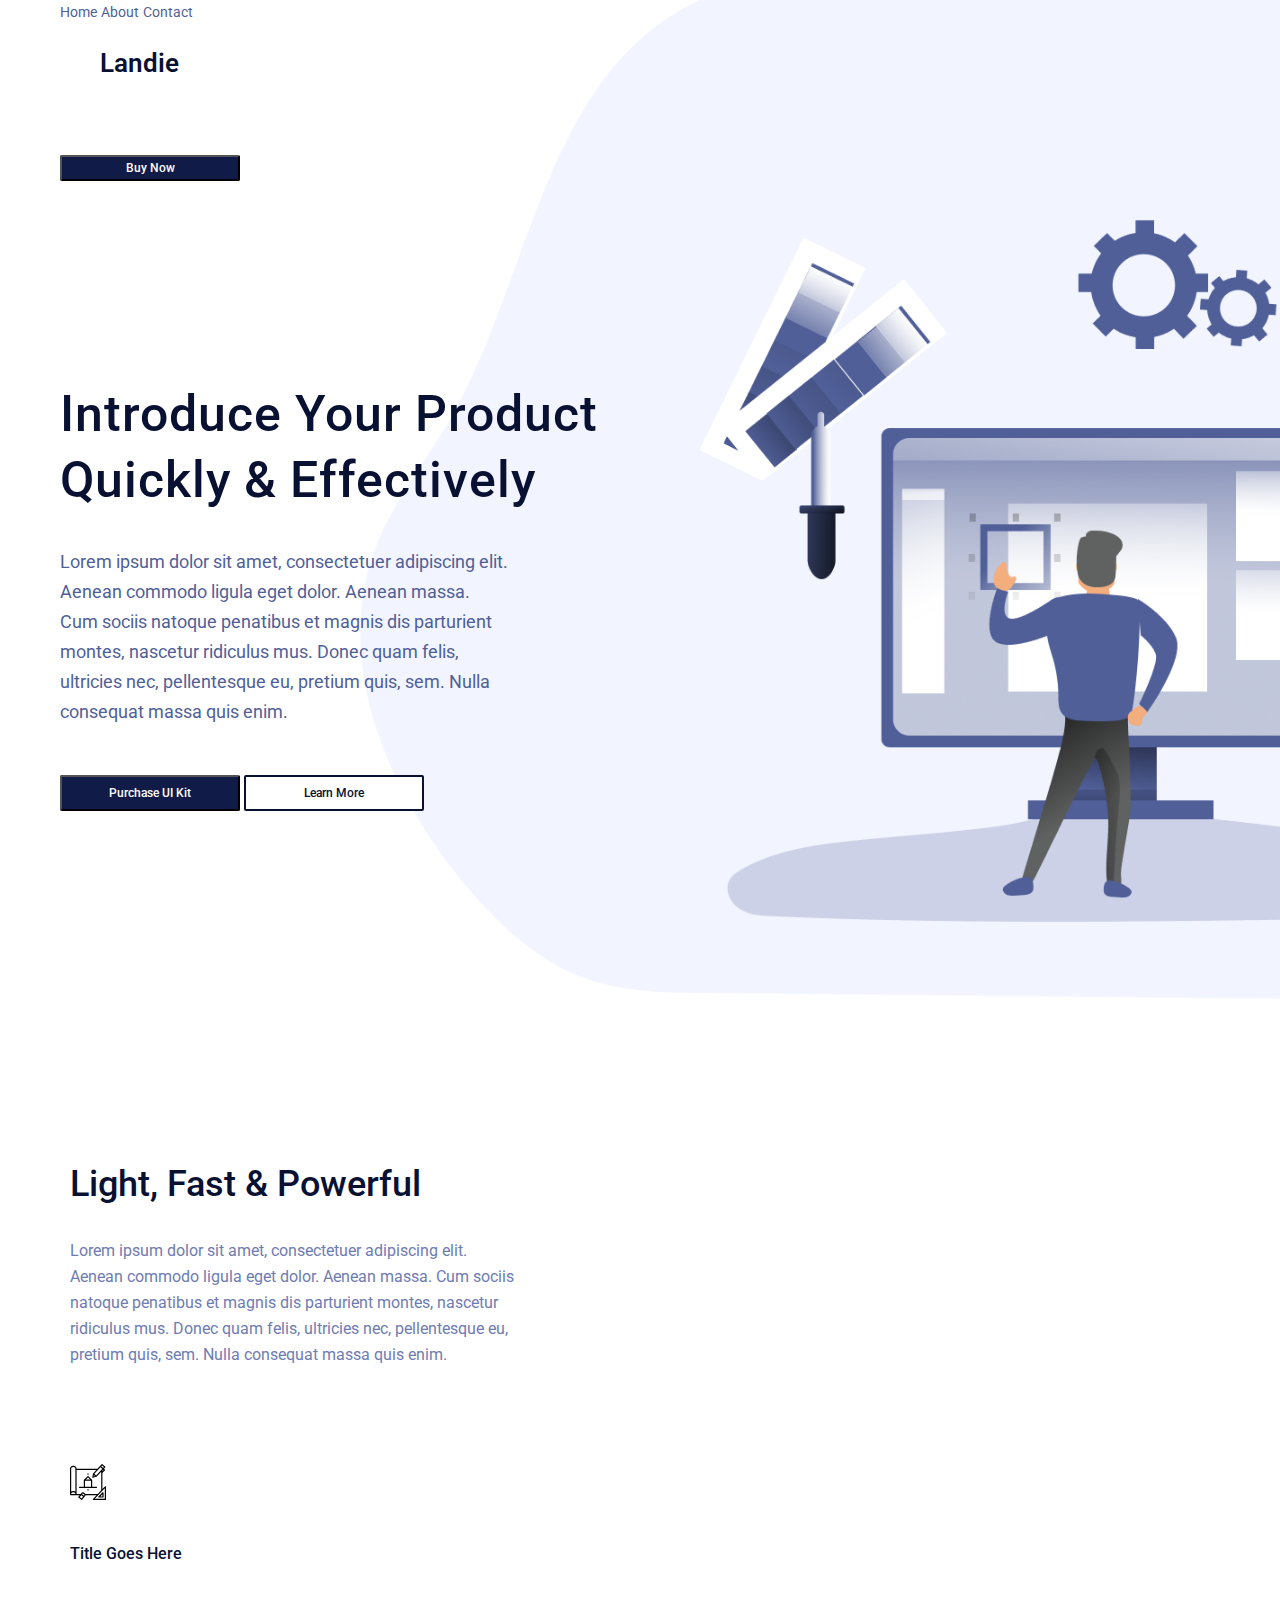
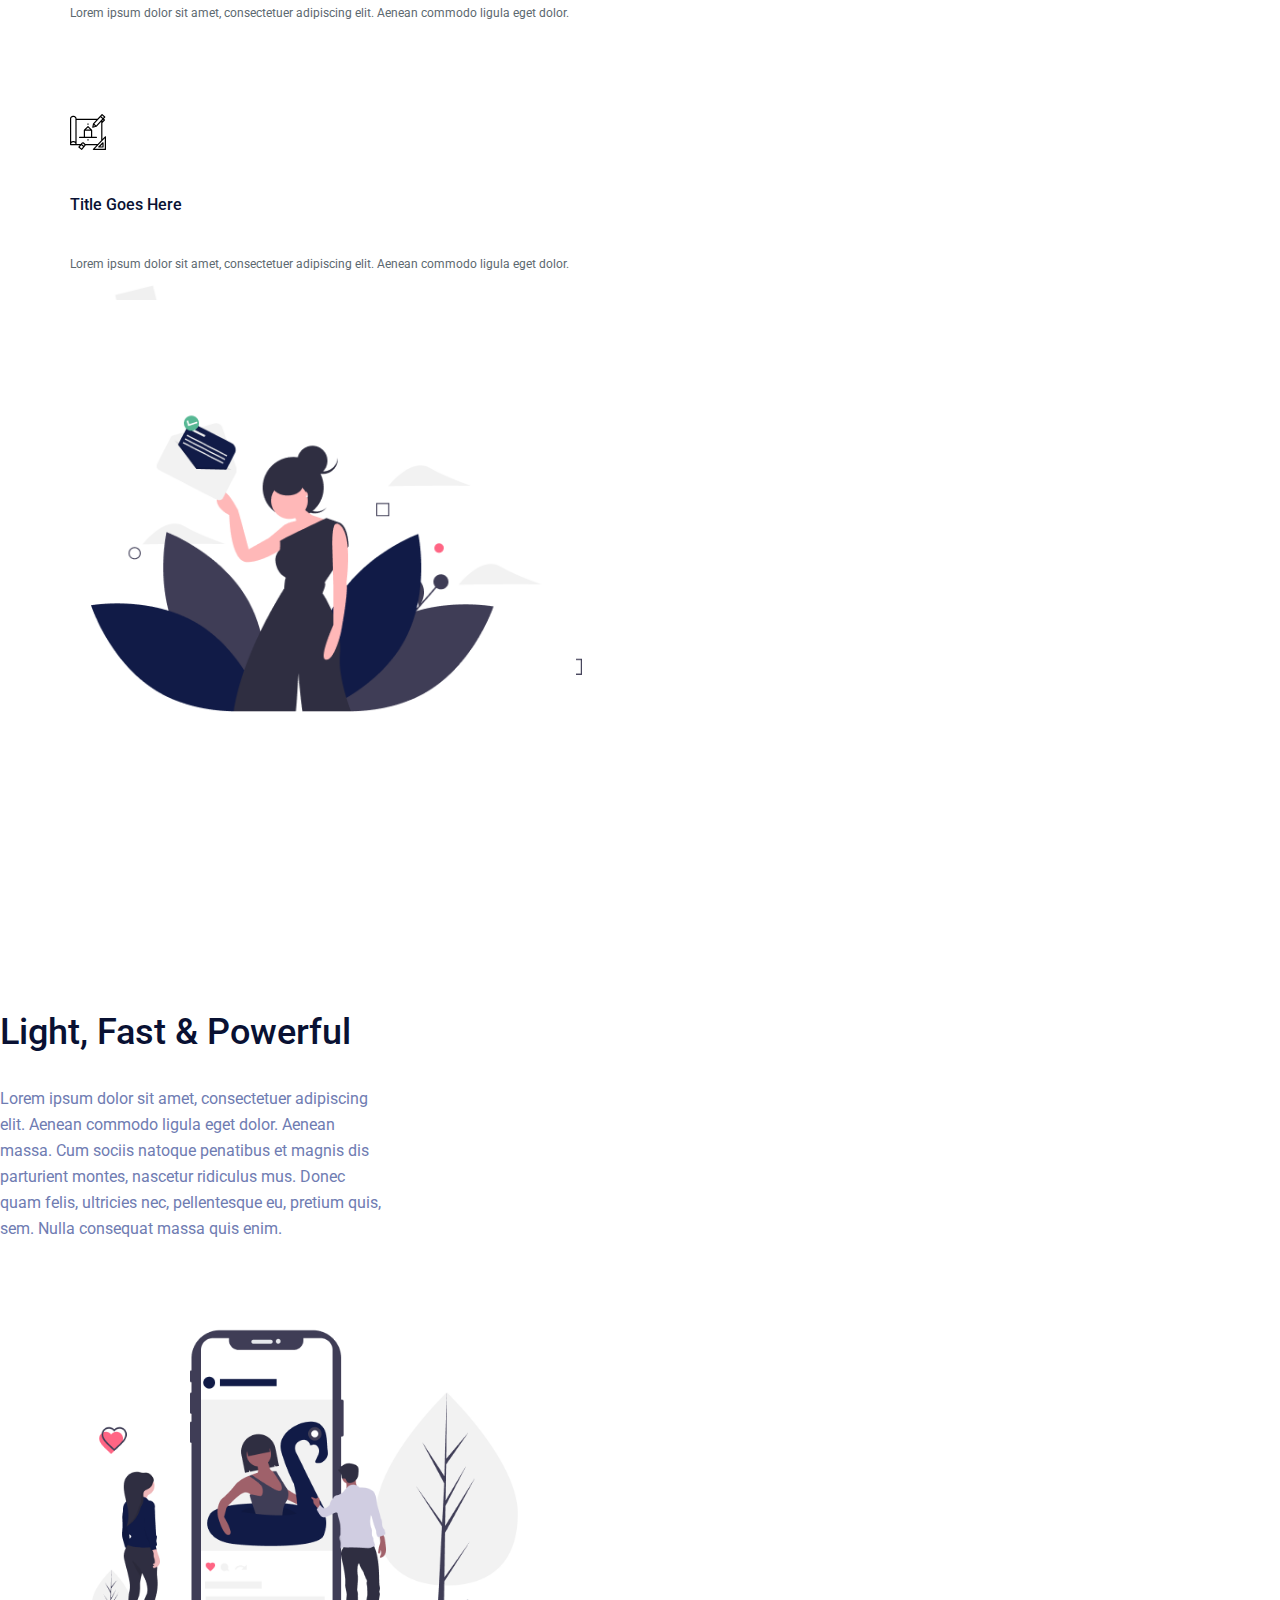
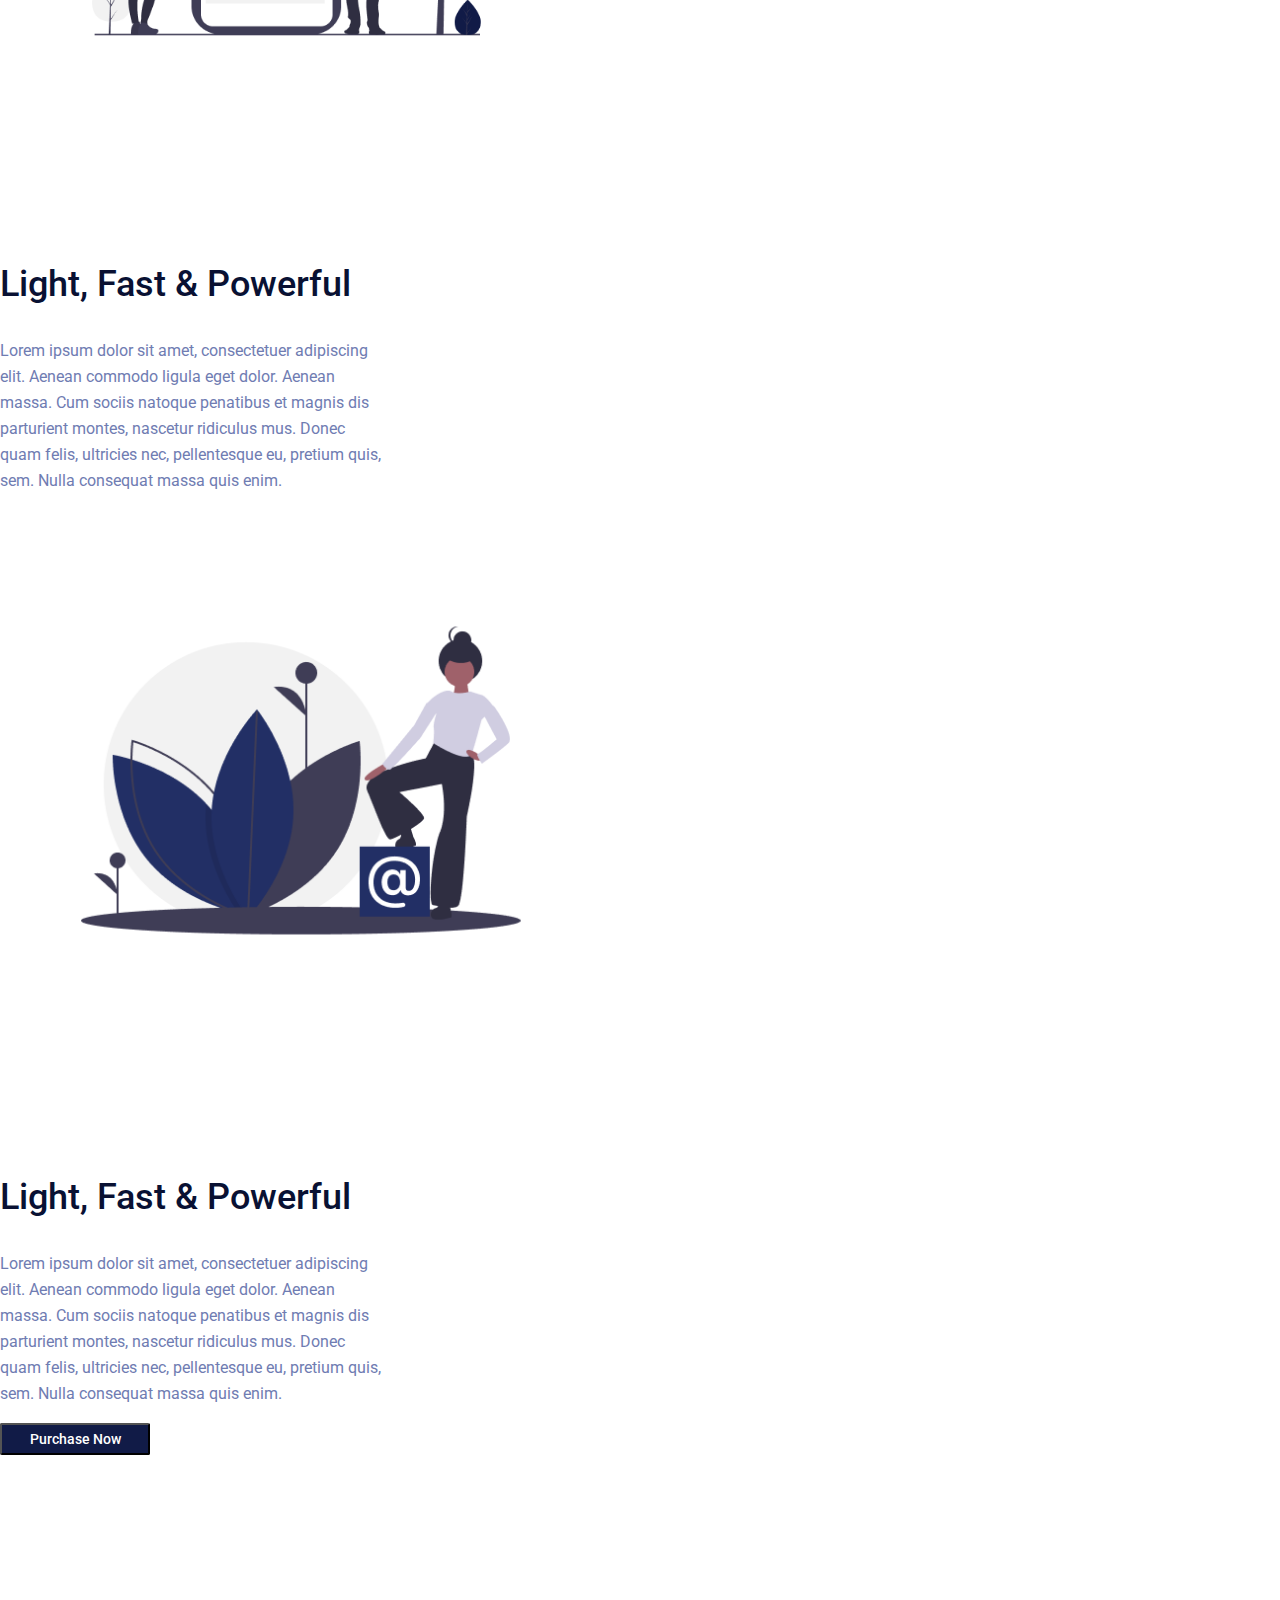
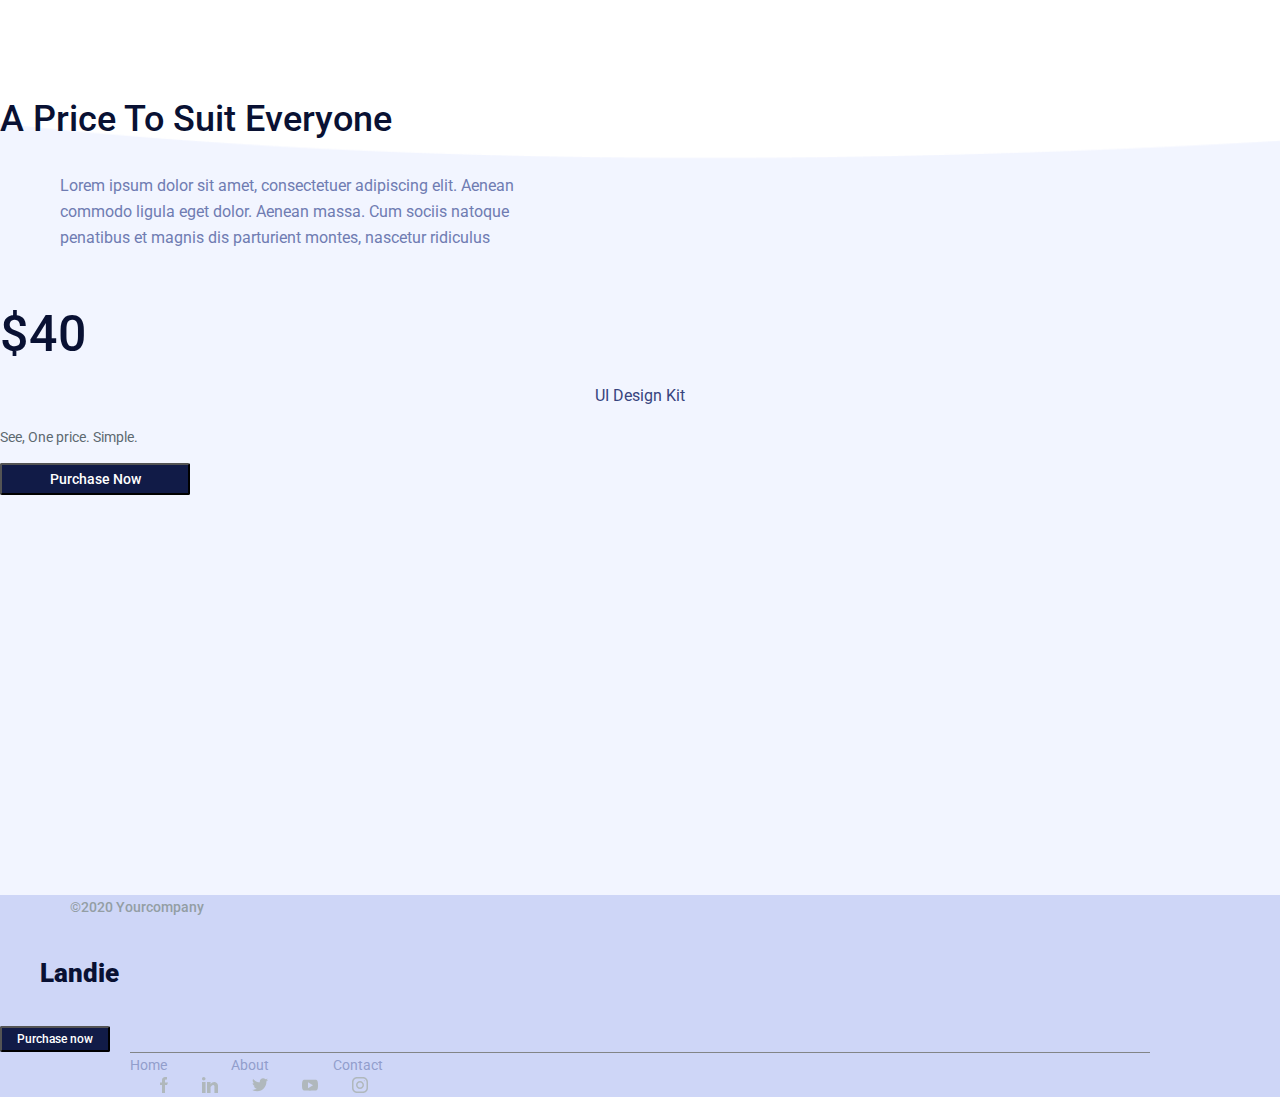
<file: HW-12/HW-12.html>
<!DOCTYPE html>
<html lang="en">
<head>
    <meta charset="UTF-8">
    <meta http-equiv="X-UA-Compatible" content="IE=edge">
    <meta name="viewport" content="width=device-width, initial-scale=1.0">
    <title>HW-12</title>
    <link href="https://cdn.jsdelivr.net/npm/bootstrap@5.2.0-beta1/dist/css/bootstrap.min.css" rel="stylesheet" integrity="sha384-0evHe/X+R7YkIZDRvuzKMRqM+OrBnVFBL6DOitfPri4tjfHxaWutUpFmBp4vmVor" crossorigin="anonymous">
    <link rel="preconnect" href="https://fonts.googleapis.com">
<link rel="preconnect" href="https://fonts.gstatic.com" crossorigin>
<link href="https://fonts.googleapis.com/css2?family=Roboto:wght@500&display=swap" rel="stylesheet">
    <link rel="stylesheet" href="hw-12.css">
</head>
<body>
 <header>
    <div class="container mb-5">
        <div class="row d-flex justify-content-between nav">
            <div class="col-3 d-flex justify-content-between nav1">
               <a href="#">Home</a>
               <a href="#">About</a>
               <a href="#">Contact</a>
            </div>
            <div class="col-3"><h5>Landie</h5></div>
            <div class="col-3"><button class="btn">Buy Now</button></div>
        </div>
    </div>
    <div class="container mt-5 mb-5 media1">
        <div class="row">
            <div class="col-6">
                <h1 class="mb-4">Introduce Your Product <br>Quickly & Effectively</h1>
                <p class="mb-3">Lorem ipsum dolor sit amet, consectetuer adipiscing elit. Aenean commodo ligula eget dolor. Aenean massa. Cum sociis natoque penatibus et magnis dis parturient montes, nascetur ridiculus 
                    mus. Donec quam felis, ultricies nec, pellentesque eu, pretium quis, sem. Nulla consequat massa quis enim.</p>
                <button class="btn third">Purchase UI Kit</button>  
                <button class="btn ms-4 second">Learn More</button>  
            </div>
        </div>
    </div>
 </header>
 <main>
    <div class="container block1">
        <div class="row">
            <div class="col-6">
                <h2>Light, Fast & Powerful</h2>
                <p class="mt-4 mb-4 bl1">Lorem ipsum dolor sit amet, consectetuer adipiscing elit. Aenean commodo ligula eget dolor. Aenean massa. Cum sociis natoque penatibus et magnis dis parturient montes, nascetur ridiculus 
                    mus. Donec quam felis, ultricies nec, pellentesque eu, pretium quis, sem. Nulla consequat massa quis enim.</p>
                    <div class="row">
                <div class="col media2">
                    <svg width="36" height="36" viewBox="0 0 36 36" fill="none" xmlns="http://www.w3.org/2000/svg">
                        <path fill-rule="evenodd" clip-rule="evenodd" d="M35.6226 22.2396C35.3938 22.1487 35.1326 22.2056 34.9626 22.3835L32.4001 25.0769V9.07898H32.4031L34.8481 6.43916C35.073 6.19611 35.0582 5.81629 34.8148 5.59136L34.8143 5.59081L33.9343 4.77184L35.1571 3.45193C35.3817 3.2086 35.3666 2.82905 35.1233 2.6044L32.4833 0.15957C32.2402 -0.0653583 31.8606 -0.0508025 31.6357 0.192527L27.3697 4.79848H6.60004C6.59811 3.14241 5.25613 1.80053 3.59995 1.79861H3.00009C1.3439 1.80053 0.00192261 3.14241 0 4.79848V30.5966C0 30.9278 0.268616 31.1964 0.600128 31.1964H9.6828L8.42267 32.7094C8.21091 32.9642 8.24551 33.3424 8.50012 33.5542L11.2668 35.8575C11.5214 36.0696 11.8998 36.035 12.1119 35.7804L12.1122 35.7801L15.1831 32.0909C15.3951 31.8355 15.5316 31.5254 15.5767 31.1964H26.571L22.965 34.9828C22.7368 35.2229 22.7464 35.6027 22.9864 35.8309C23.0979 35.9369 23.246 35.9962 23.4001 35.996H35.3999C35.7314 35.996 36 35.7274 36 35.3962V22.7971C36 22.5516 35.8506 22.3308 35.6226 22.2396ZM33.5597 6.05832L32.3998 7.31286V6.43045L33.1197 5.65048L33.5597 6.05832ZM31.2 5.96V5.95149H31.2071L32.2385 4.8381L30.4763 3.20785L24.3635 9.81344L26.1257 11.4437L31.2 5.96ZM24.9732 12.011L23.593 12.4136L23.8877 11.0061L24.9732 12.011ZM33.8683 3.07595L32.107 1.44653L31.2915 2.32729L33.0532 3.95836L33.8683 3.07595ZM3.00049 2.99851H3.60034C4.5946 2.99851 5.40045 3.8043 5.40045 4.79849V27.6124C4.88409 27.2153 4.25156 26.9988 3.60034 26.9966H3.00049C2.349 26.9988 1.71674 27.2153 1.20038 27.6124V4.79849C1.20038 3.8043 2.00623 2.99851 3.00049 2.99851ZM3.60034 28.1966H3.00049C2.00623 28.1966 1.20038 29.0027 1.20038 29.9966H5.40045C5.40045 29.0027 4.5946 28.1966 3.60034 28.1966ZM14.2611 31.3235L13.8771 31.7843L12.0328 30.2491L12.4162 29.7877C12.6282 29.5331 13.0064 29.4985 13.261 29.7105C13.2613 29.7105 13.2613 29.7108 13.2616 29.7108L14.1836 30.4765C14.4385 30.6883 14.4734 31.0664 14.2616 31.3213L14.2611 31.3218V31.3235ZM9.72949 33.0162L11.5741 34.5514L13.1094 32.7066L11.2651 31.1711L9.72949 33.0162ZM15.3247 29.9966C15.225 29.8304 15.099 29.6818 14.9515 29.5563L14.0294 28.789C13.2654 28.1529 12.1305 28.2564 11.4944 29.0205L10.6803 29.9966H6.60022V5.99843H26.2597L23.0756 9.43909C23.03 9.49045 22.9937 9.54977 22.9688 9.61376C22.9616 9.63106 22.9561 9.64726 22.9501 9.66539C22.9479 9.67226 22.9451 9.67917 22.9424 9.68616C22.938 9.69735 22.9336 9.70876 22.9308 9.72059L22.2145 13.1451C22.147 13.4694 22.3552 13.7872 22.6795 13.8547C22.7759 13.8748 22.8756 13.8709 22.9698 13.8435L26.33 12.8644C26.3384 12.8617 26.346 12.8579 26.3536 12.8541C26.3602 12.8508 26.3668 12.8476 26.3737 12.8451C26.3888 12.8397 26.4044 12.832 26.4207 12.824C26.4879 12.7935 26.5489 12.7504 26.6006 12.6974L31.2003 7.72672V26.3367L27.7143 29.9966H15.3247ZM24.7997 34.796H34.8V24.2968L24.7997 34.796ZM28.8005 33.5962C28.5577 33.5962 28.3388 33.4501 28.246 33.226C28.1532 33.0019 28.2045 32.7437 28.3762 32.572L32.5763 28.3726C32.6886 28.26 32.8413 28.1968 33.0003 28.1968C33.3316 28.1968 33.6005 28.4651 33.6005 28.7966V32.9964C33.6005 33.3276 33.3318 33.5962 33.0003 33.5962H28.8005ZM32.4003 32.3962V30.2447L30.2486 32.3962H32.4003ZM22.2001 22.7971H26.3999C26.7314 22.7971 27 23.0656 27 23.3969C27 23.7283 26.7314 23.9969 26.4001 23.9969H9.60013C9.26862 23.9969 9 23.7283 9 23.3969C9 23.0656 9.26862 22.7971 9.60013 22.7971H13.7999V16.1975C13.8005 16.0385 13.8634 15.8858 13.9752 15.7726L17.5751 12.173C17.8094 11.9387 18.1892 11.9387 18.4235 12.173L22.0235 15.7726C22.1358 15.8855 22.1992 16.0382 22.2001 16.1975V22.7971ZM20.1521 15.5974L18.0004 13.4459L15.8488 15.5974H20.1521ZM14.9999 16.7974H21.0001V22.7971H14.9999V16.7974ZM17.3997 9.59816H18.6V10.7981H17.3997V9.59816ZM18.6 25.1969H17.3997V26.3968H18.6V25.1969Z" fill="black"/>
                        </svg>
                        
                    <h6 class="mt-3">Title Goes Here</h6> 
                    <p class="bl2">Lorem ipsum dolor sit amet, consectetuer adipiscing elit. Aenean commodo ligula eget dolor. </p>   
                </div>
                <div class="col media3">
                    <svg width="36" height="36" viewBox="0 0 36 36" fill="none" xmlns="http://www.w3.org/2000/svg">
                        <path fill-rule="evenodd" clip-rule="evenodd" d="M35.6226 22.2396C35.3938 22.1487 35.1326 22.2056 34.9626 22.3835L32.4001 25.0769V9.07898H32.4031L34.8481 6.43916C35.073 6.19611 35.0582 5.81629 34.8148 5.59136L34.8143 5.59081L33.9343 4.77184L35.1571 3.45193C35.3817 3.2086 35.3666 2.82905 35.1233 2.6044L32.4833 0.15957C32.2402 -0.0653583 31.8606 -0.0508025 31.6357 0.192527L27.3697 4.79848H6.60004C6.59811 3.14241 5.25613 1.80053 3.59995 1.79861H3.00009C1.3439 1.80053 0.00192261 3.14241 0 4.79848V30.5966C0 30.9278 0.268616 31.1964 0.600128 31.1964H9.6828L8.42267 32.7094C8.21091 32.9642 8.24551 33.3424 8.50012 33.5542L11.2668 35.8575C11.5214 36.0696 11.8998 36.035 12.1119 35.7804L12.1122 35.7801L15.1831 32.0909C15.3951 31.8355 15.5316 31.5254 15.5767 31.1964H26.571L22.965 34.9828C22.7368 35.2229 22.7464 35.6027 22.9864 35.8309C23.0979 35.9369 23.246 35.9962 23.4001 35.996H35.3999C35.7314 35.996 36 35.7274 36 35.3962V22.7971C36 22.5516 35.8506 22.3308 35.6226 22.2396ZM33.5597 6.05832L32.3998 7.31286V6.43045L33.1197 5.65048L33.5597 6.05832ZM31.2 5.96V5.95149H31.2071L32.2385 4.8381L30.4763 3.20785L24.3635 9.81344L26.1257 11.4437L31.2 5.96ZM24.9732 12.011L23.593 12.4136L23.8877 11.0061L24.9732 12.011ZM33.8683 3.07595L32.107 1.44653L31.2915 2.32729L33.0532 3.95836L33.8683 3.07595ZM3.00049 2.99851H3.60034C4.5946 2.99851 5.40045 3.8043 5.40045 4.79849V27.6124C4.88409 27.2153 4.25156 26.9988 3.60034 26.9966H3.00049C2.349 26.9988 1.71674 27.2153 1.20038 27.6124V4.79849C1.20038 3.8043 2.00623 2.99851 3.00049 2.99851ZM3.60034 28.1966H3.00049C2.00623 28.1966 1.20038 29.0027 1.20038 29.9966H5.40045C5.40045 29.0027 4.5946 28.1966 3.60034 28.1966ZM14.2611 31.3235L13.8771 31.7843L12.0328 30.2491L12.4162 29.7877C12.6282 29.5331 13.0064 29.4985 13.261 29.7105C13.2613 29.7105 13.2613 29.7108 13.2616 29.7108L14.1836 30.4765C14.4385 30.6883 14.4734 31.0664 14.2616 31.3213L14.2611 31.3218V31.3235ZM9.72949 33.0162L11.5741 34.5514L13.1094 32.7066L11.2651 31.1711L9.72949 33.0162ZM15.3247 29.9966C15.225 29.8304 15.099 29.6818 14.9515 29.5563L14.0294 28.789C13.2654 28.1529 12.1305 28.2564 11.4944 29.0205L10.6803 29.9966H6.60022V5.99843H26.2597L23.0756 9.43909C23.03 9.49045 22.9937 9.54977 22.9688 9.61376C22.9616 9.63106 22.9561 9.64726 22.9501 9.66539C22.9479 9.67226 22.9451 9.67917 22.9424 9.68616C22.938 9.69735 22.9336 9.70876 22.9308 9.72059L22.2145 13.1451C22.147 13.4694 22.3552 13.7872 22.6795 13.8547C22.7759 13.8748 22.8756 13.8709 22.9698 13.8435L26.33 12.8644C26.3384 12.8617 26.346 12.8579 26.3536 12.8541C26.3602 12.8508 26.3668 12.8476 26.3737 12.8451C26.3888 12.8397 26.4044 12.832 26.4207 12.824C26.4879 12.7935 26.5489 12.7504 26.6006 12.6974L31.2003 7.72672V26.3367L27.7143 29.9966H15.3247ZM24.7997 34.796H34.8V24.2968L24.7997 34.796ZM28.8005 33.5962C28.5577 33.5962 28.3388 33.4501 28.246 33.226C28.1532 33.0019 28.2045 32.7437 28.3762 32.572L32.5763 28.3726C32.6886 28.26 32.8413 28.1968 33.0003 28.1968C33.3316 28.1968 33.6005 28.4651 33.6005 28.7966V32.9964C33.6005 33.3276 33.3318 33.5962 33.0003 33.5962H28.8005ZM32.4003 32.3962V30.2447L30.2486 32.3962H32.4003ZM22.2001 22.7971H26.3999C26.7314 22.7971 27 23.0656 27 23.3969C27 23.7283 26.7314 23.9969 26.4001 23.9969H9.60013C9.26862 23.9969 9 23.7283 9 23.3969C9 23.0656 9.26862 22.7971 9.60013 22.7971H13.7999V16.1975C13.8005 16.0385 13.8634 15.8858 13.9752 15.7726L17.5751 12.173C17.8094 11.9387 18.1892 11.9387 18.4235 12.173L22.0235 15.7726C22.1358 15.8855 22.1992 16.0382 22.2001 16.1975V22.7971ZM20.1521 15.5974L18.0004 13.4459L15.8488 15.5974H20.1521ZM14.9999 16.7974H21.0001V22.7971H14.9999V16.7974ZM17.3997 9.59816H18.6V10.7981H17.3997V9.59816ZM18.6 25.1969H17.3997V26.3968H18.6V25.1969Z" fill="black"/>
                        </svg>
                        
                    <h6 class="mt-3">Title Goes Here</h6> 
                    <p class="bl2">Lorem ipsum dolor sit amet, consectetuer adipiscing elit. Aenean commodo ligula eget dolor. </p>   
                </div> </div>   
            </div>
             <div class="col-6"><img src="block11.png" alt="img"></div>
        </div>
       
    </div>
    <div class="container mb-5 block2">
        <div class="row">
            <div class="col-6"><img src="block2.png" alt="img"></div>
            <div class="col-6">
                <h2 class="mb-4">Light, Fast & Powerful</h2>
                <p>Lorem ipsum dolor sit amet, consectetuer adipiscing elit. Aenean commodo ligula eget dolor. Aenean massa. Cum sociis natoque penatibus et magnis dis parturient montes, nascetur ridiculus 
                    mus. Donec quam felis, ultricies nec, pellentesque eu, pretium quis, sem. Nulla consequat massa quis enim.</p>
            </div>
        </div>
    </div>
    <div class="container mt-5 mb-5 block3">
        <div class="row">
            <div class="col-6"><img src="block3.png" alt="img"></div>
            <div class="col-6">
                <h2 class="mb-4">Light, Fast & Powerful</h2>
                <p>Lorem ipsum dolor sit amet, consectetuer adipiscing elit. Aenean commodo ligula eget dolor. Aenean massa. Cum sociis natoque penatibus et magnis dis parturient montes, nascetur ridiculus 
                    mus. Donec quam felis, ultricies nec, pellentesque eu, pretium quis, sem. Nulla consequat massa quis enim.</p>
            </div>
        </div>
    </div>
    <div class="container mt-5 mb-5 block4">
        <div class="row">
            <div class="col-6"><img src="block4.png" alt="img"></div>
            <div class="col-6">
                <h2 class="mb-4">Light, Fast & Powerful</h2>
                <p>Lorem ipsum dolor sit amet, consectetuer adipiscing elit. Aenean commodo ligula eget dolor. Aenean massa. Cum sociis natoque penatibus et magnis dis parturient montes, nascetur ridiculus 
                    mus. Donec quam felis, ultricies nec, pellentesque eu, pretium quis, sem. Nulla consequat massa quis enim.</p>
                <button class="btn mt-5">Purchase Now</button>    
            </div>
        </div>
    </div>
</main> 
<footer>
    <div class="container-fluid mt-5 block5">
        <div class="row d-flex justify-content-center">
            <div class="col-6">
                <h2 class="mb-4 text-center">A Price To Suit Everyone</h2>
                <p class="mb-5 text-center bl51">Lorem ipsum dolor sit amet, consectetuer adipiscing elit. Aenean commodo ligula eget dolor. Aenean massa. Cum sociis natoque penatibus et magnis dis parturient montes, nascetur ridiculus </p>
                <p class="text-center bl52">$40</p>
                <p class="text-center bl53">UI Design Kit</p>
                <p class="mt-5 text-center bl54">See, One price. Simple.</p>
                <div class="text-center"><button class="btn">Purchase Now</button></div>
            </div>
        </div>
    </div>
 
 
    <div class="container-fluid footer">
        <div class="row d-flex justify-content-between ms-5 mb-5">
            <div class="col-3 mt-5">
               <span> ©2020 Yourcompany</span>
            </div>
            <div class="col-3 mt-5">
                <h4>Landie</h4>
            </div>
            <div class="col-3 mt-5">
                <button class="btn">Purchase now</button>
            </div>
        </div>
        <div class="row d-flex justify-content-between pb-3 ft1">
            <div class="col mt-3 ft2">
                <a href="#">Home</a>
               <a href="#">About</a>
               <a href="#">Contact</a> 
            </div> 
            <div class="col socials mt-3 d-flex justify-content-end">
               <a href="#"><svg width="8" height="16" viewBox="0 0 8 16" fill="none" xmlns="http://www.w3.org/2000/svg">
                <path d="M5 5.5V3.5C5 2.948 5.448 2.5 6 2.5H7V0H5C3.343 0 2 1.343 2 3V5.5H0V8H2V16H5V8H7L8 5.5H5Z" fill="#B0B8BC"/>
                </svg>
                </a>
               <a href="#"><svg width="16" height="16" viewBox="0 0 16 16" fill="none" xmlns="http://www.w3.org/2000/svg">
                <path fill-rule="evenodd" clip-rule="evenodd" d="M3.5 1.75C3.5 2.7165 2.7165 3.5 1.75 3.5C0.783502 3.5 0 2.7165 0 1.75C0 0.783502 0.783502 0 1.75 0C2.7165 0 3.5 0.783502 3.5 1.75ZM0 5H3.578V16H0V5ZM13.2998 5.12119C13.2954 5.11973 13.2909 5.11825 13.2864 5.11678C13.2616 5.10856 13.2367 5.10033 13.21 5.093C13.162 5.082 13.114 5.073 13.065 5.065C12.875 5.027 12.667 5 12.423 5C10.337 5 9.014 6.517 8.578 7.103V5H5V16H8.578V10C8.578 10 11.282 6.234 12.423 9V16H16V8.577C16 6.915 14.861 5.53 13.324 5.129C13.3159 5.12643 13.3078 5.12382 13.2998 5.12119Z" fill="#B0B8BC"/>
                </svg>
                </a>
               <a href="#"><svg width="16" height="16" viewBox="0 0 16 16" fill="none" xmlns="http://www.w3.org/2000/svg">
                <path d="M16 2.87225C15.405 3.13325 14.771 3.30625 14.11 3.39025C14.79 2.98425 15.309 2.34625 15.553 1.57725C14.919 1.95525 14.219 2.22225 13.473 2.37125C12.871 1.73025 12.013 1.33325 11.077 1.33325C9.261 1.33325 7.799 2.80725 7.799 4.61425C7.799 4.87425 7.821 5.12425 7.875 5.36225C5.148 5.22925 2.735 3.92225 1.114 1.93125C0.831 2.42225 0.665 2.98425 0.665 3.58925C0.665 4.72525 1.25 5.73225 2.122 6.31525C1.595 6.30525 1.078 6.15225 0.64 5.91125C0.64 5.92125 0.64 5.93425 0.64 5.94725C0.64 7.54125 1.777 8.86525 3.268 9.17025C3.001 9.24325 2.71 9.27825 2.408 9.27825C2.198 9.27825 1.986 9.26625 1.787 9.22225C2.212 10.5213 3.418 11.4763 4.852 11.5073C3.736 12.3803 2.319 12.9063 0.785 12.9063C0.516 12.9063 0.258 12.8943 0 12.8613C1.453 13.7983 3.175 14.3333 5.032 14.3333C11.068 14.3333 14.368 9.33325 14.368 4.99925C14.368 4.85425 14.363 4.71425 14.356 4.57525C15.007 4.11325 15.554 3.53625 16 2.87225Z" fill="#B0B8BC"/>
                </svg>
                </a>
               <a href="#"><svg width="16" height="16" viewBox="0 0 16 16" fill="none" xmlns="http://www.w3.org/2000/svg">
                <path fill-rule="evenodd" clip-rule="evenodd" d="M13.456 2.75875C14.415 2.81275 14.886 2.95475 15.32 3.72675C15.772 4.49775 16 5.82575 16 8.16475V8.16775V8.17275C16 10.5007 15.772 11.8387 15.321 12.6017C14.887 13.3737 14.416 13.5137 13.457 13.5787C12.498 13.6337 10.089 13.6667 8.002 13.6667C5.911 13.6667 3.501 13.6337 2.543 13.5777C1.586 13.5127 1.115 13.3727 0.677 12.6007C0.23 11.8377 0 10.4997 0 8.17175V8.16975V8.16675V8.16375C0 5.82575 0.23 4.49775 0.677 3.72675C1.115 2.95375 1.587 2.81275 2.544 2.75775C3.501 2.69375 5.911 2.66675 8.002 2.66675C10.089 2.66675 12.498 2.69375 13.456 2.75875ZM11 8.16675L6 5.16675V11.1667L11 8.16675Z" fill="#B0B8BC"/>
                </svg>
                </a>
               <a href="#"><svg width="16" height="16" viewBox="0 0 16 16" fill="none" xmlns="http://www.w3.org/2000/svg">
                <path fill-rule="evenodd" clip-rule="evenodd" d="M5 0H11C13.761 0 16 2.239 16 5V11C16 13.761 13.761 16 11 16H5C2.239 16 0 13.761 0 11V5C0 2.239 2.239 0 5 0ZM11 14.5C12.93 14.5 14.5 12.93 14.5 11V5C14.5 3.07 12.93 1.5 11 1.5H5C3.07 1.5 1.5 3.07 1.5 5V11C1.5 12.93 3.07 14.5 5 14.5H11ZM4 8C4 5.791 5.791 4 8 4C10.209 4 12 5.791 12 8C12 10.209 10.209 12 8 12C5.791 12 4 10.209 4 8ZM5.5 8C5.5 9.378 6.622 10.5 8 10.5C9.378 10.5 10.5 9.378 10.5 8C10.5 6.621 9.378 5.5 8 5.5C6.622 5.5 5.5 6.621 5.5 8ZM12.833 3.7C12.833 3.99437 12.5944 4.233 12.3 4.233C12.0057 4.233 11.767 3.99437 11.767 3.7C11.767 3.40564 12.0057 3.167 12.3 3.167C12.5944 3.167 12.833 3.40564 12.833 3.7Z" fill="#B0B8BC"/>
                </svg>
                </a>
            </div>
        </div>
    </div>
</footer>
</body>
</html>
</file>
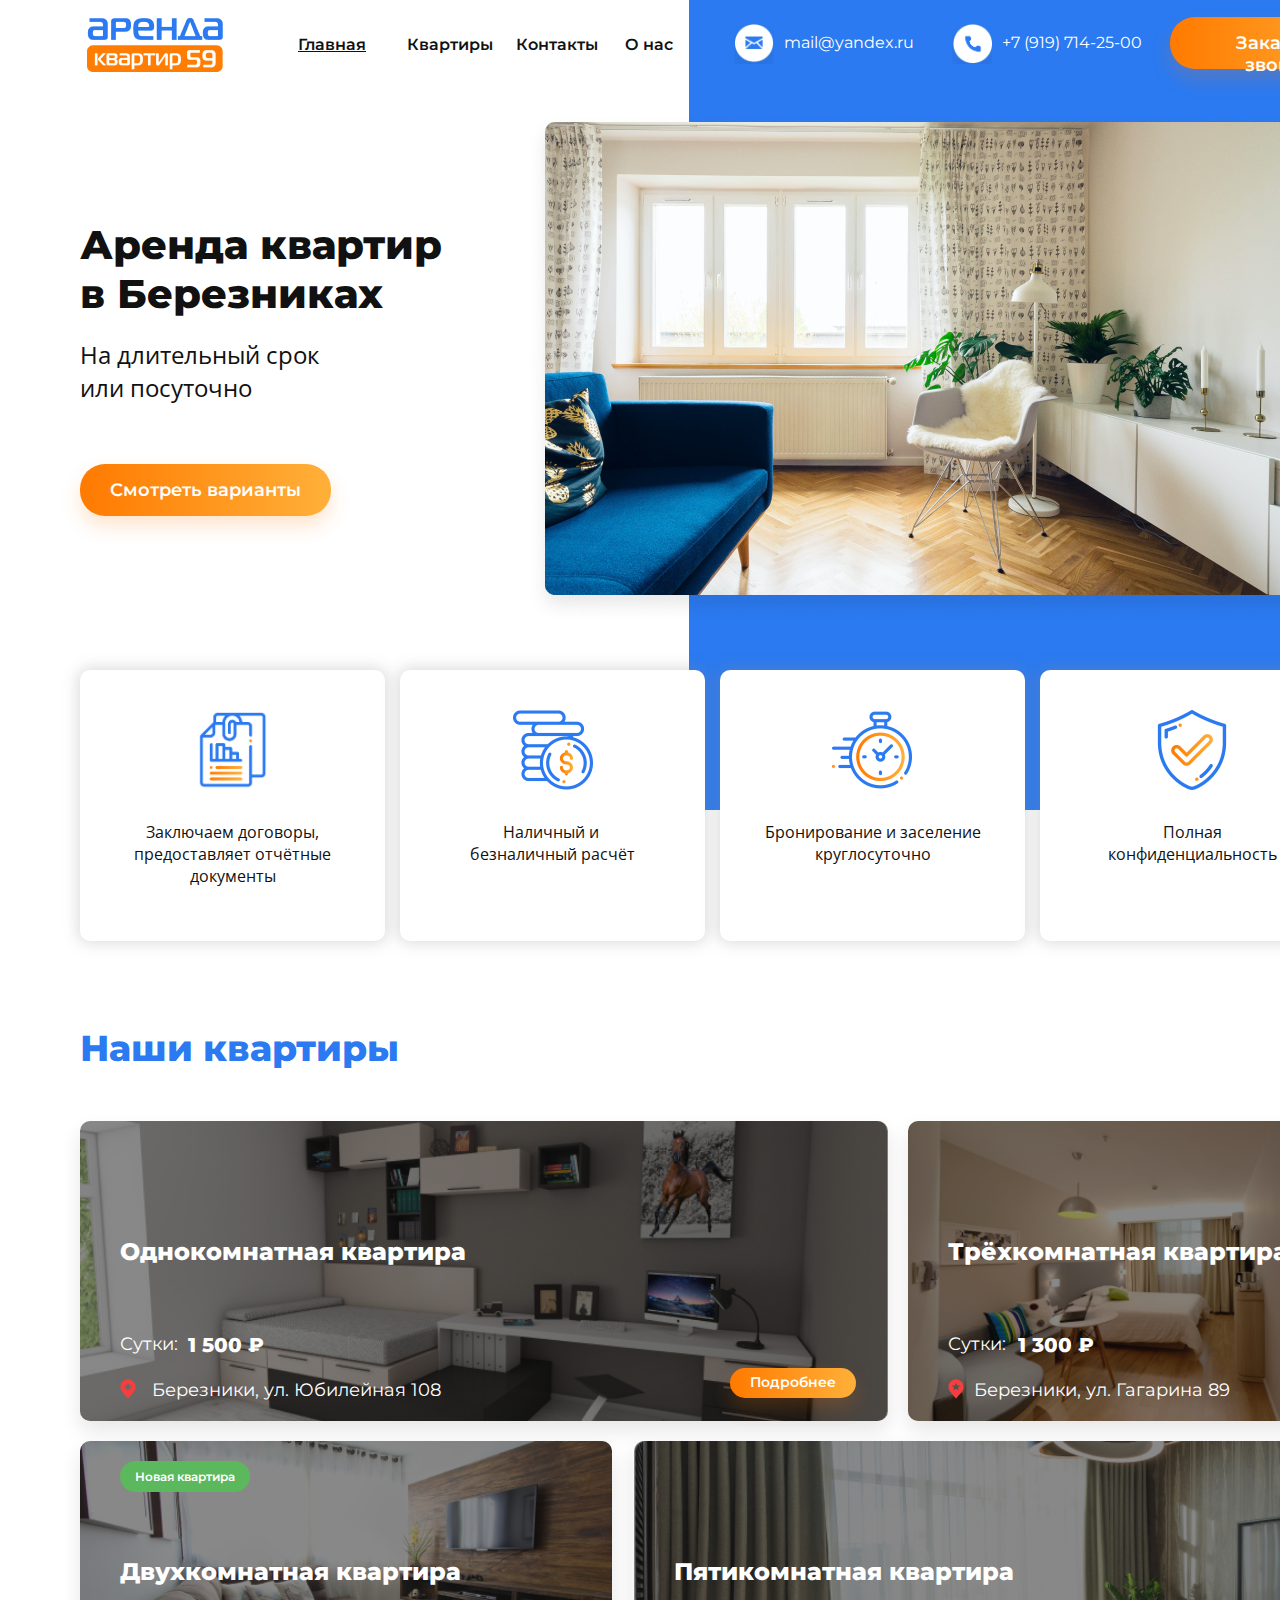
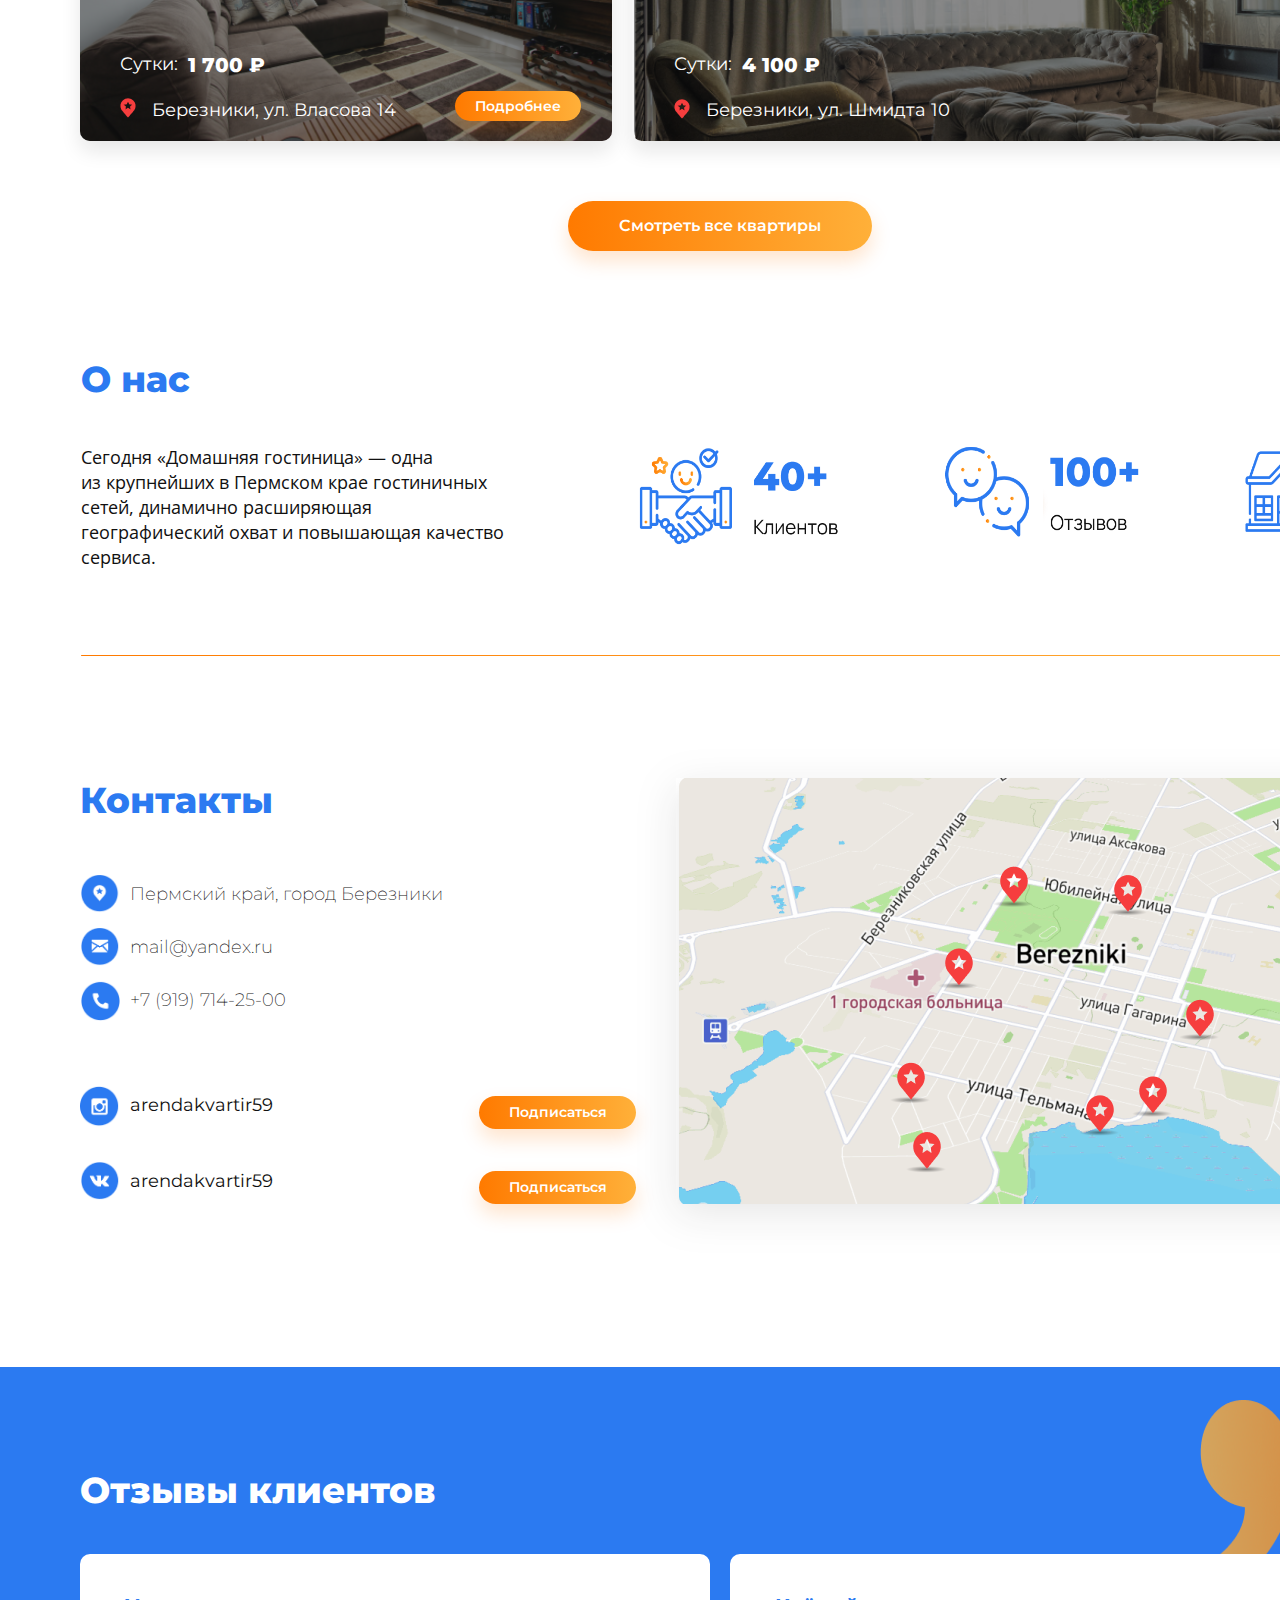
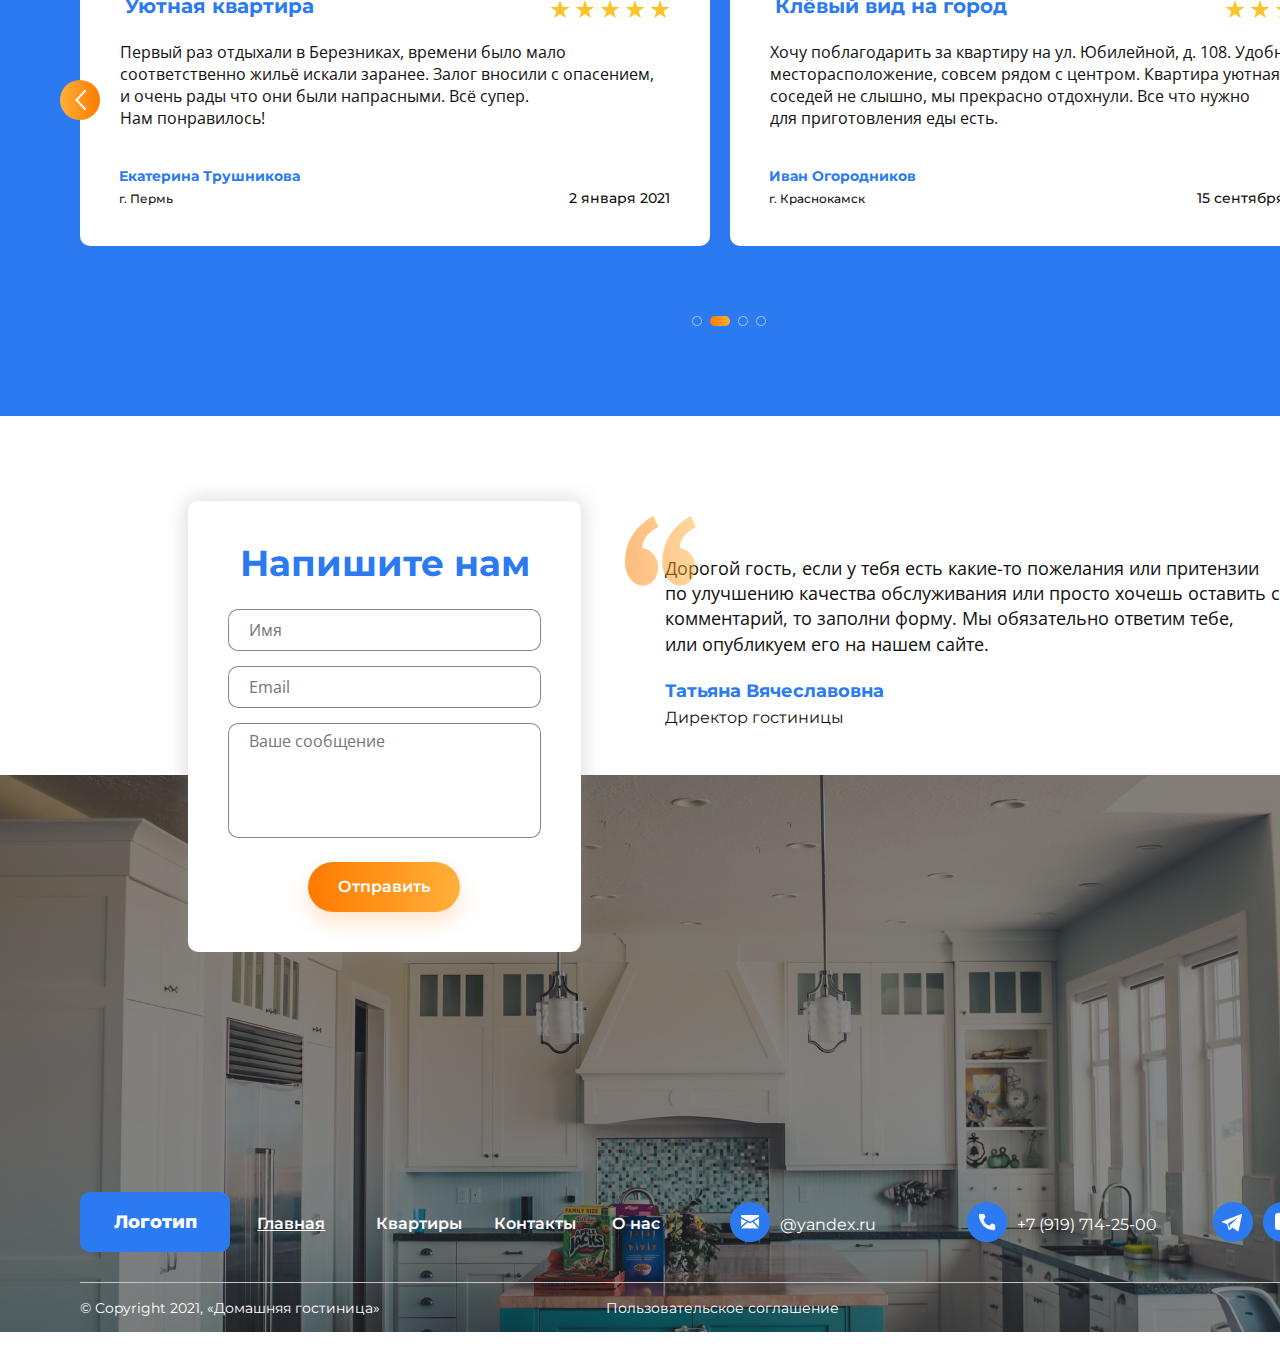
<file: HW-7/HW-7.html>
<!DOCTYPE html>
<html lang="en">
<head>
    <meta charset="UTF-8">
    <meta http-equiv="X-UA-Compatible" content="IE=edge">
    <meta name="viewport" content="width=device-width, initial-scale=1.0">
    <title>HW-7</HW-7></title>
    <link rel="preconnect" href="https://fonts.googleapis.com">
<link rel="preconnect" href="https://fonts.gstatic.com" crossorigin>
<link href="https://fonts.googleapis.com/css2?family=Open+Sans:wght@500&display=swap" rel="stylesheet">

    <link rel="preconnect" href="https://fonts.googleapis.com">
<link rel="preconnect" href="https://fonts.gstatic.com" crossorigin>
<link href="https://fonts.googleapis.com/css2?family=Montserrat:wght@500&display=swap" rel="stylesheet">
    <link rel="stylesheet" href="reset.css">
    <link rel="stylesheet" href="hw-7.css">
</head>
<body>
<div class="page">
  <header class="header">
    <div><img src="logo.png" alt="logo"></div>
    <div class="txt"><u>Главная</u></div>
    <div class="txt">Квартиры</div>
    <div class="txt">Контакты</div>
    <div class="txt">О нас</div>
    <div><img src="email.png" alt="email" width="40px"><span class="span1">mail@yandex.ru</span></div>
    <div><img src="phone.png" alt="phone" width="40px"><span class="span1">+7 (919) 714-25-00</span></div>
    <div><button>Заказать звонок</button></div>
  </header> 
  <div class="block1">
    <div class="empty"></div>
    <div class="imgflat"><img src="img1.png" alt="flat"></div>
    <div class="rent"><h1>Аренда квартир в Березниках</h1>
           <p>На длительный срок<br>
            или посуточно</p>
             <button>Смотреть варианты</button>
    </div>
  </div>
  <div class="block2">
    <div class="txt1"><img src="img2.png" alt="img"><p>Заключаем договоры,<br> предоставляет отчётные<br> документы</p></div>
    <div class="txt1"><img src="img3.png" alt="img"><p>Наличный и <br>
        безналичный расчёт</p></div>
    <div class="txt1"><img src="img4.png" alt="img"><p>Бронирование и заселение<br> круглосуточно</p></div>
    <div class="txt1"><img src="img5.png" alt="img"><p>Полная <br>
        конфиденциальность</p></div>
  </div>
 
    <div class="block3">
        <h3>Наши квартиры</h3>
    </div>
    <div class="block4">
    <div class="studio">
       <h3>Однокомнатная квартира</h3>
    <p>Сутки: <span class="price">1 500 ₽</span></p>
    <img src="point.png" alt="point"><span class="adress">Березники, ул. Юбилейная 108</span>
    <button>Подробнее</button>
    </div>
    <div class="three-room">
       
    <h3>Трёхкомнатная квартира</h3>
    <p>Сутки: <span class="price">1 300 ₽</span></p>
    <img src="point.png" alt="point"><span class="adress">Березники, ул. Гагарина 89</span>
    <button>Подробнее</button>
    </div>
    <div class="two-room">
       
        <span class="newflat">Новая квартира</span>
        <h3>Двухкомнатная квартира</h3>
        <p>Сутки: <span class="price">1 700 ₽</span></p>
        <img src="point.png" alt="point"><span class="adress">Березники, ул. Власова 14</span>
         <button>Подробнее</button>
    </div>
    <div class="five-room">
       
        <h3>Пятикомнатная квартира</h3>
        <p>Сутки: <span class="price">4 100 ₽</span></p>
        <img src="point.png" alt="point"><span class="adress">Березники, ул. Шмидта 10</span>
        <button>Подробнее</button>
    </div>
   
</div> 
<div class="block5"><button>Смотреть все квартиры</button></div>

<div class="block6">
    <div class="bl61"><h2>О нас</h2></div>
    <div class="bl62">Сегодня «Домашняя гостиница» — одна из крупнейших в Пермском крае гостиничных сетей, динамично расширяющая географический охват и повышающая качество сервиса.</div>
    <div class="bl63"><img src="rating.png" alt="rating"></div>
</div>
<div class="line"></div>
<div class="block7">
  <div class="map"><img src="map1.png" alt="map"></div>
  <div class="bl71"><h2>Контакты</h2>
 <ul>
 <li class="bl72"> <img src="gm.png" alt="" width="40px"><span> Пермский край, город Березники</span></li>
    <li class="bl72"><img src="ml.png" alt="" width="40px"><span> mail@yandex.ru</span></li> 
     <li class="bl72"><img src="ph.png" alt="" width="40px"><span> +7 (919) 714-25-00</span></li></ul> 
     <div class="bl73">
      <p><img src="inst.png" alt="" width="40px"> <span>arendakvartir59</span></p> 
      <button>Подписаться</button></div>
      <div class="bl74">
 <p><img src="vk.png" alt="" width="40px"><span> arendakvartir59</span></p>  
 <button>Подписаться</button></div></div>
  </div> 
<div class="block8">
  <div class="bl81"><h3>Отзывы клиентов</h3><img src="img6.png" alt="img"></div>
   <div class="bl82">
      <div class="bl83">
        <h6>Уютная квартира</h6> 
       <img id="stars5" src="stars5.png" alt="stars5">
        <p>Первый раз отдыхали в Березниках, времени было мало соответственно жильё искали заранее. Залог вносили с опасением, и очень рады что они были напрасными. Всё супер.<br> Нам понравилось!</p>
        <span class="client">Екатерина Трушникова</span>
      <h5> <span class="town">г. Пермь</span> <span class="date">2 января 2021</span></h5>
        <div><img src="arrowleft.png" alt="arrowleft"></div>
     </div>
     <div class="bl84">
          <h6>Клёвый вид на город</h6>
          <img id="stars4" src="stars4.png" alt="stars4">
          <p>Хочу поблагодарить за квартиру на ул. Юбилейной, д. 108. Удобное месторасположение, совсем рядом с центром. Квартира уютная, соседей не слышно, мы прекрасно отдохнули. Все что нужно для приготовления еды есть.</p>
          <span class="client">Иван Огородников</span>
          <h5><span class="town">г. Краснокамск</span> <span class="date">15 сентября 2019</span></h5>
           <div><img src="arrowright.png" alt="arrowright"></div>
      </div>
   </div>
   <img id="dots" src="dots.png" alt="dots">
</div>

<div class="block9"> 
  <p>Дорогой гость, если у тебя есть какие-то пожелания или притензии по улучшению качества обслуживания или просто хочешь оставить свой комментарий, то заполни форму. Мы обязательно ответим тебе, или опубликуем его на нашем сайте.</p>
  <h5>Татьяна Вячеславовна</h5>
  <h6>Директор гостиницы</h6>
</div>  
<div class="block10">
  <h2>Напишите нам</h2>
  <input type="text" name="name" id="name" placeholder="Имя">
  <input type="email" name="email" id="email" placeholder="Email">
  <input type="text" name="text" id="text" placeholder="Ваше сообщение">
  <button>Отправить</button>
</div> 

<footer>
  <div class="fter">
 <div class="footer">
  <button class="btn">Логотип</button>
  <a class="a" href="#">Главная</a>
  <span class="sp1">Квартиры</span>
   <span class="sp2">Контакты</span> 
   <span class="sp3">О нас</span>
  <h6 class=""><img src="mail.png" alt="mail" width="40px"><span class="sp4">@yandex.ru</span></h6>
  <h6 class=""><img src="phn.png" alt="phone" width="40px"><span class="sp5"> +7 (919) 714-25-00</span></h6>
  <ul class="socials">
    <li class="icon"><img src="telegramm.png" alt="telegram" width="40px"></li>
    <li class="icon"><img src="facebook.png" alt="fb" width="40px"></li>
    <li class="icon"><img src="vk1.png" alt="vk" width="40px"></li>
    <li class="icon"><img src="instagramm.png" alt="instagram" width="40px"></li>
  </ul></div>
  <div class="line1"></div>
  <span class="copyright">© Copyright 2021, «Домашняя гостиница»</span>
  <span class="end">Пользовательское соглашение</span>
</div>
</footer>   
 
</div> 
</body>
</html>
</file>
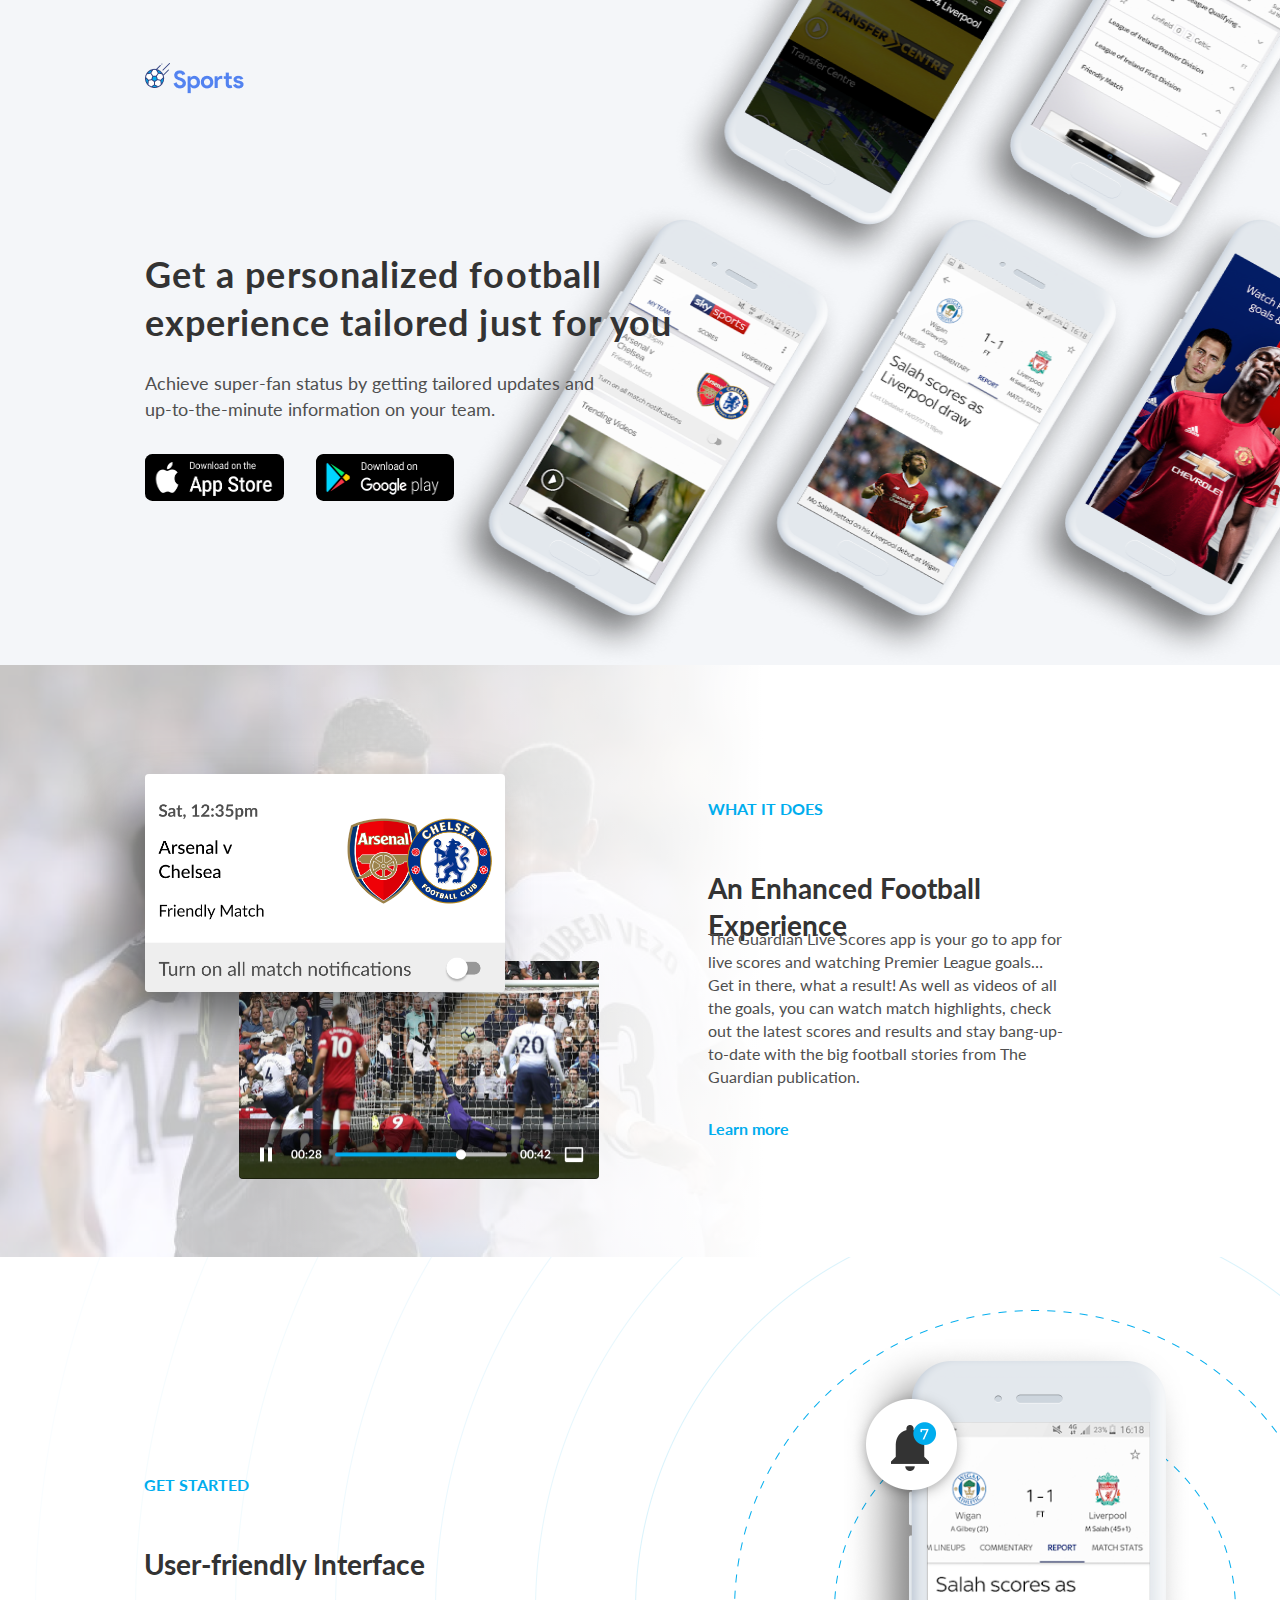
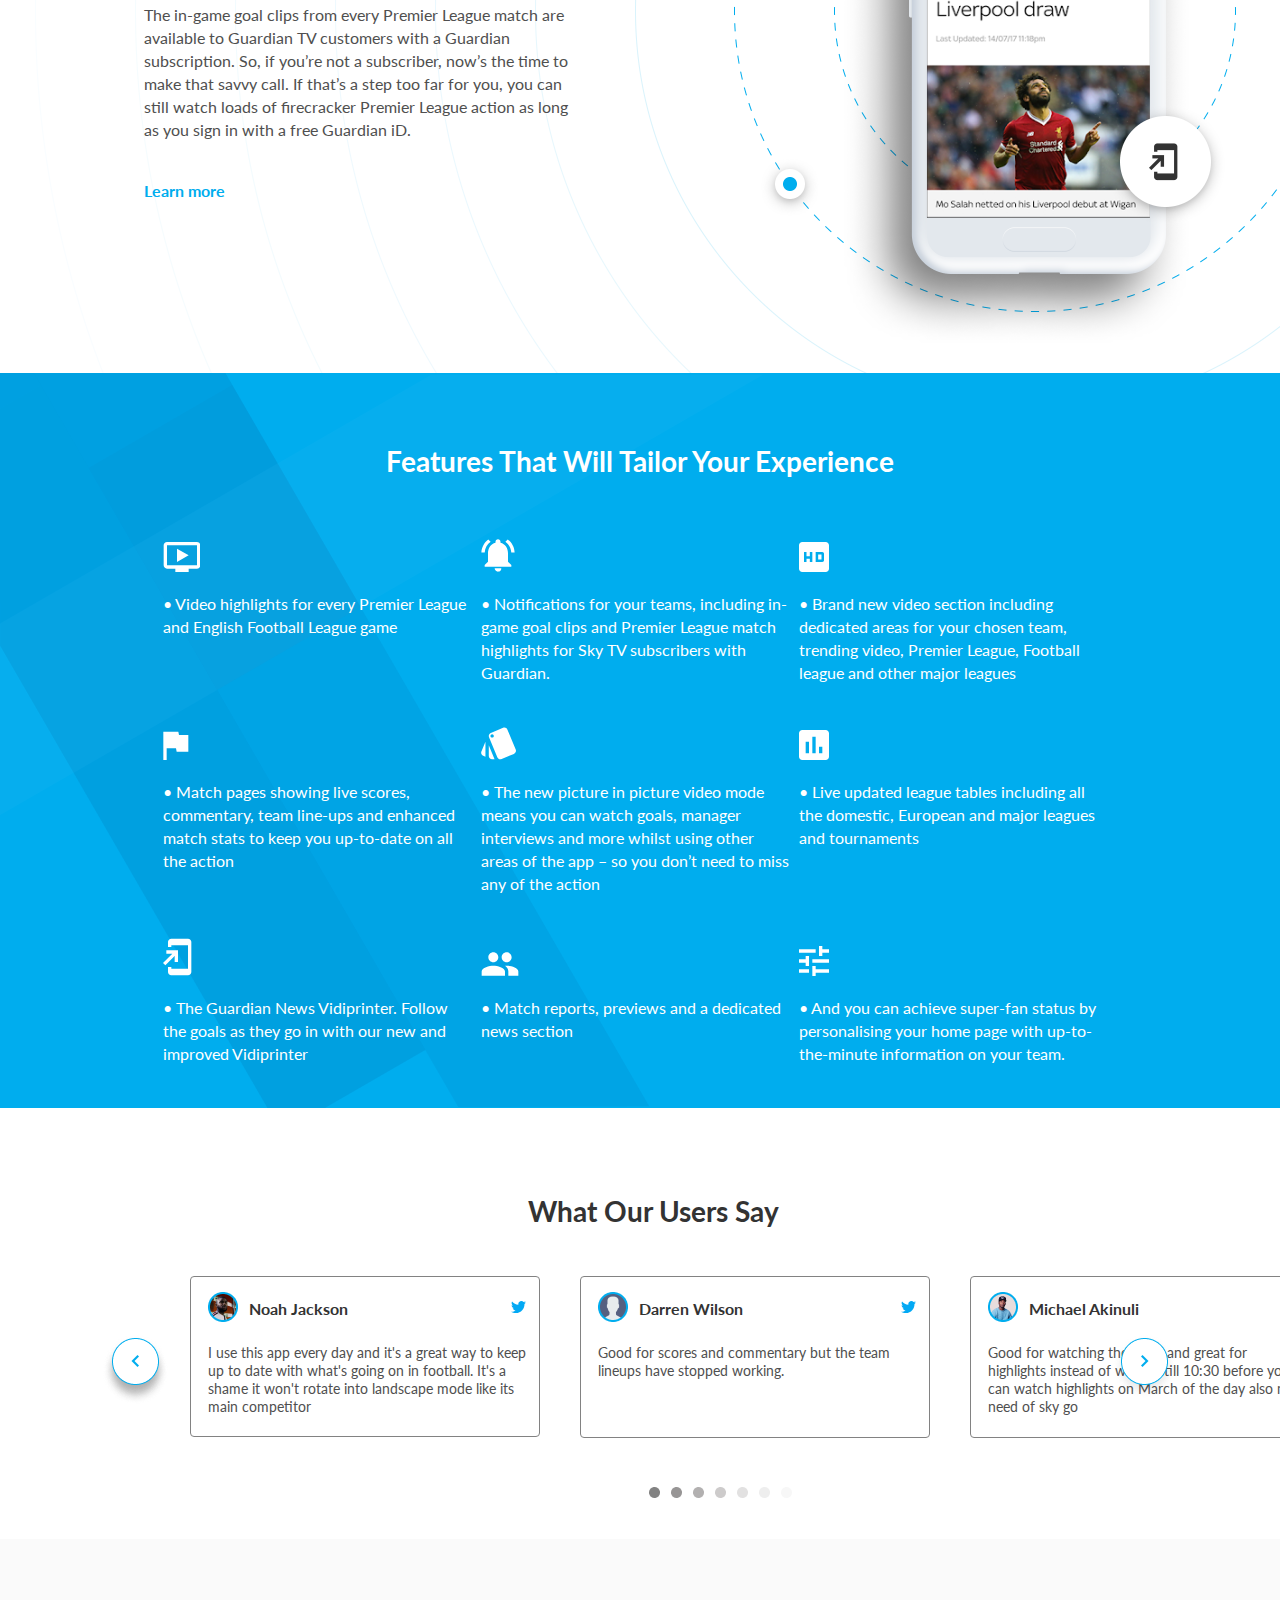
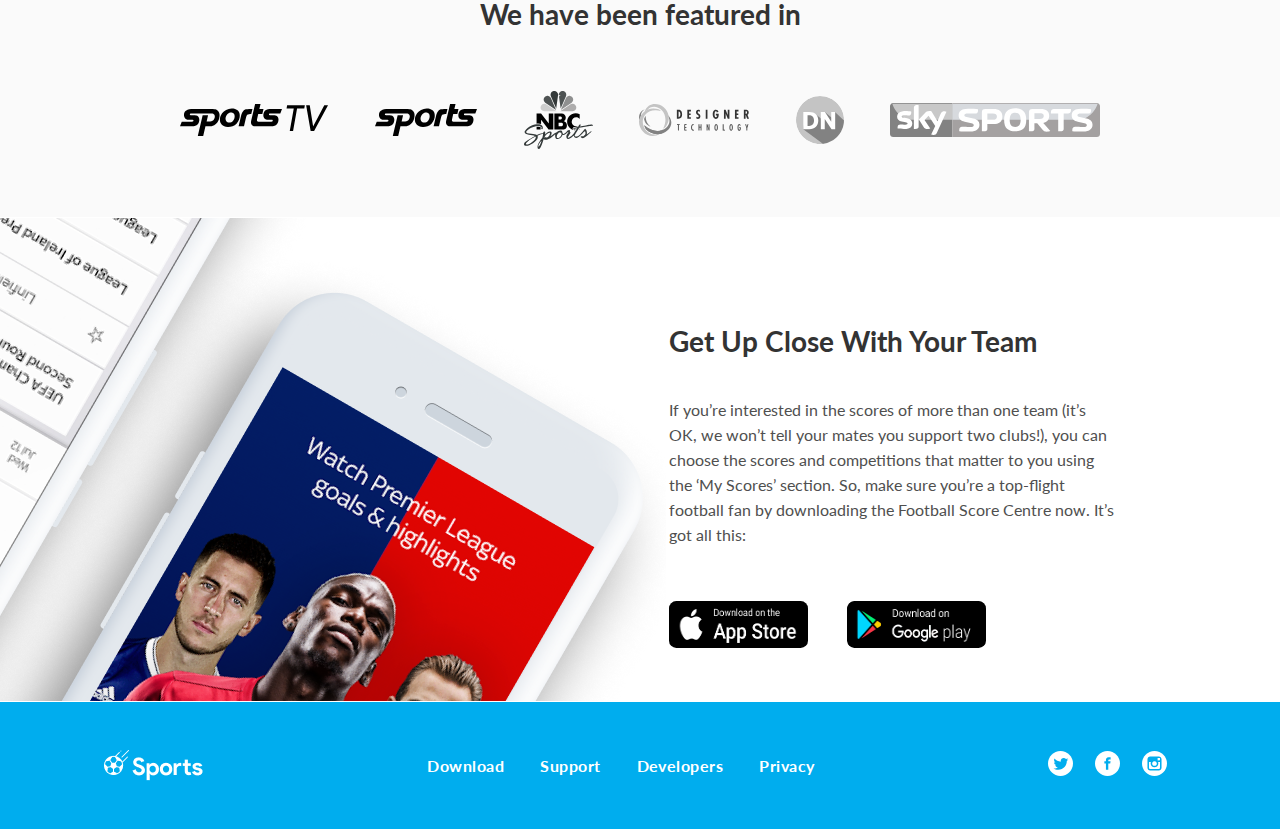
<file: HW-9/HW-9.html>
<!DOCTYPE html>
<html lang="en">
<head>
    <meta charset="UTF-8">
    <meta http-equiv="X-UA-Compatible" content="IE=edge">
    <meta name="viewport" content="width=device-width, initial-scale=1.0">
    <title>HW-9</title>
    <link rel="preconnect" href="https://fonts.googleapis.com">
<link rel="preconnect" href="https://fonts.gstatic.com" crossorigin>
<link href="https://fonts.googleapis.com/css2?family=Lato:wght@400&display=swap" rel="stylesheet">
    <link rel="stylesheet" href="hw-9.css">
</head>
<body>
 <header>
    <div class="back-header">
        <img class="imghd" src="./img/back-header.png" alt="background">
    </div>
    <div class="logo">
     <img src="./img/logo.png" alt="logo">
     </div>  
     <div class="txt">
        <h1>Get a personalized football <br> experience tailored just for you</h1>
        <p>Achieve super-fan status by getting tailored updates and<br> up-to-the-minute information on your team.</p>
      </div>   
     <img class="apphd" src="./img/appstore.png" alt="appstore">
     <img class="playhd" src="./img/googleplay.png" alt="googleplay">
       </header>   
        <div class="block1">
            <div class="bl1img"><img id="arsenal" src="./img/arsenal.png" alt="arsenal">
            <img id="match" src="./img/match.png" alt="match"></div>
           
            <span>WHAT IT DOES</span>
            <h2>An Enhanced Football Experience</h2>
            <p>The Guardian Live Scores app is your go to app for live scores and watching Premier League goals… Get in there, what a result!

                As well as videos of all the goals, you can watch match highlights, check out the latest scores and results and stay bang-up-to-date with the big football stories from The Guardian publication.</p>
            <a href="#">Learn more</a>
        </div>
        <div class="block2">
            <span>GET STARTED</span>
            <h2>User-friendly Interface</h2>
            <p>The in-game goal clips from every Premier League match are available to Guardian TV customers with a Guardian subscription.

                So, if you’re not a subscriber, now’s the time to make that savvy call. If that’s a step too far for you, you can still watch loads of firecracker Premier League action as long as you sign in with a free Guardian iD.</p>
            <a href="#">Learn more</a>
        </div> 
        <div class="block3">
            <h1>Features That Will Tailor Your Experience</h1>
            <div class="grid">

           <div>
            <svg width="37" height="30" viewBox="0 0 37 30" fill="none" xmlns="http://www.w3.org/2000/svg">
                <path class="icon" d="M34.0003 0H4.00033C2.15033 0 0.666992 1.48333 0.666992 3.33333V23.3333C0.666992 25.1667 2.15033 26.6667 4.00033 26.6667H12.3337V30H25.667V26.6667H34.0003C35.8337 26.6667 37.317 25.1667 37.317 23.3333L37.3337 3.33333C37.3337 1.48333 35.8337 0 34.0003 0ZM34.0003 23.3333H4.00033V3.33333H34.0003V23.3333ZM25.667 13.3333L14.0003 20V6.66667L25.667 13.3333Z" fill="white"/>
            </svg>
            <p>• Video highlights for every Premier League and English Football League game</p></div>    
           

           <div>
            <svg width="34" height="33" viewBox="0 0 34 33" fill="none" xmlns="http://www.w3.org/2000/svg">
                <path class="icon" d="M9.63379 2.80008L7.25046 0.416748C3.25046 3.46675 0.617122 8.16675 0.383789 13.5001H3.71712C3.96712 9.08341 6.23379 5.21675 9.63379 2.80008ZM30.2838 13.5001H33.6171C33.3671 8.16675 30.7338 3.46675 26.7505 0.416748L24.3838 2.80008C27.7505 5.21675 30.0338 9.08341 30.2838 13.5001ZM27.0005 14.3334C27.0005 9.21675 24.2671 4.93341 19.5005 3.80008V2.66675C19.5005 1.28341 18.3838 0.166748 17.0005 0.166748C15.6171 0.166748 14.5005 1.28341 14.5005 2.66675V3.80008C9.71712 4.93341 7.00046 9.20008 7.00046 14.3334V22.6667L3.66712 26.0001V27.6667H30.3338V26.0001L27.0005 22.6667V14.3334ZM17.0005 32.6667C17.2338 32.6667 17.4505 32.6501 17.6671 32.6001C18.7505 32.3667 19.6338 31.6334 20.0671 30.6334C20.2338 30.2334 20.3171 29.8001 20.3171 29.3334H13.6505C13.6671 31.1667 15.1505 32.6667 17.0005 32.6667Z" fill="white"/>
                </svg>
             <p>• Notifications for your teams, including in-game goal clips and Premier League match highlights for Sky TV subscribers with Guardian.</p></div>    
           
           <div>
            <svg width="30" height="30" viewBox="0 0 30 30" fill="none" xmlns="http://www.w3.org/2000/svg">
                    <path class="icon" d="M26.6667 0H3.33333C1.48333 0 0 1.5 0 3.33333V26.6667C0 28.5 1.48333 30 3.33333 30H26.6667C28.5 30 30 28.5 30 26.6667V3.33333C30 1.5 28.5 0 26.6667 0ZM13.3333 20H10.8333V16.6667H7.5V20H5V10H7.5V14.1667H10.8333V10H13.3333V20ZM16.6667 10H23.3333C24.25 10 25 10.75 25 11.6667V18.3333C25 19.25 24.25 20 23.3333 20H16.6667V10ZM19.1667 17.5H22.5V12.5H19.1667V17.5Z" fill="white"/>
                    </svg>
             <p> • Brand new video section including dedicated areas for your chosen team, trending video, Premier League, Football league and other major leagues</p></div>    
               
           <div>
            <svg width="26" height="29" viewBox="0 0 26 29" fill="none" xmlns="http://www.w3.org/2000/svg">
                <path class="icon" d="M15.9997 4.00008L15.333 0.666748H0.333008V29.0001H3.66634V17.3334H12.9997L13.6663 20.6667H25.333V4.00008H15.9997Z" fill="white"/>
                </svg>
             <p>• Match pages showing live scores, commentary, team line-ups and enhanced match stats to keep you up-to-date on all the action</p></div>    
           
           <div>
             <svg width="35" height="33" viewBox="0 0 35 33" fill="none" xmlns="http://www.w3.org/2000/svg">
                    <path class="icon" d="M2.21642 28.7499L4.44976 29.6833V14.6333L0.399758 24.3999C-0.283575 26.0999 0.533091 28.0499 2.21642 28.7499ZM34.7164 22.5833L26.4498 2.63325C25.9331 1.38325 24.7164 0.616585 23.4331 0.583252C22.9998 0.583252 22.5498 0.649919 22.1164 0.833252L9.83309 5.91658C8.58309 6.43325 7.81642 7.63325 7.78309 8.91658C7.76642 9.36658 7.84976 9.81659 8.03309 10.2499L16.2998 30.1999C16.8164 31.4666 18.0498 32.2333 19.3498 32.2499C19.7831 32.2499 20.2164 32.1666 20.6331 31.9999L32.8998 26.9166C34.5998 26.2166 35.4164 24.2666 34.7164 22.5833ZM11.1331 10.5833C10.2164 10.5833 9.46642 9.83325 9.46642 8.91658C9.46642 7.99992 10.2164 7.24992 11.1331 7.24992C12.0498 7.24992 12.7998 7.99992 12.7998 8.91658C12.7998 9.83325 12.0498 10.5833 11.1331 10.5833ZM7.79976 28.9166C7.79976 30.7499 9.29976 32.2499 11.1331 32.2499H13.5498L7.79976 18.3499V28.9166Z" fill="white"/>
                    </svg>
            <p> • The new picture in picture video mode means you can watch goals, manager interviews and more whilst using other areas of the app – so you don’t need to miss any of the action</p></div> 

            <div>
                <svg width="30" height="30" viewBox="0 0 30 30" fill="none" xmlns="http://www.w3.org/2000/svg">
                    <path class="icon" d="M26.6667 0H3.33333C1.5 0 0 1.5 0 3.33333V26.6667C0 28.5 1.5 30 3.33333 30H26.6667C28.5 30 30 28.5 30 26.6667V3.33333C30 1.5 28.5 0 26.6667 0ZM10 23.3333H6.66667V11.6667H10V23.3333ZM16.6667 23.3333H13.3333V6.66667H16.6667V23.3333ZM23.3333 23.3333H20V16.6667H23.3333V23.3333Z" fill="white"/>
                    </svg>
                  <p>• Live updated league tables including all the domestic, European and major leagues and tournaments</p></div>    

           <div>
            <svg width="29" height="38" viewBox="0 0 29 38" fill="none" xmlns="http://www.w3.org/2000/svg">
                <path class="icon" d="M25 0.683415L8.33333 0.666748C6.5 0.666748 5 2.16675 5 4.00008V9.00008H8.33333V7.33342H25V30.6667H8.33333V29.0001H5V34.0001C5 35.8334 6.5 37.3334 8.33333 37.3334H25C26.8333 37.3334 28.3333 35.8334 28.3333 34.0001V4.00008C28.3333 2.16675 26.8333 0.683415 25 0.683415ZM11.6667 24.0001H15V12.3334H3.33333V15.6667H9.31667L0 24.9834L2.35 27.3334L11.6667 18.0167V24.0001Z" fill="white"/>
                </svg>
            <p> • The Guardian News Vidiprinter. Follow the goals as they go in with our new and improved Vidiprinter</p></div>     
          
          <div>
            <svg width="38" height="24" viewBox="0 0 38 24" fill="none" xmlns="http://www.w3.org/2000/svg">
                <path class="icon" d="M25.667 10.3333C28.4337 10.3333 30.6503 8.09992 30.6503 5.33325C30.6503 2.56659 28.4337 0.333252 25.667 0.333252C22.9003 0.333252 20.667 2.56659 20.667 5.33325C20.667 8.09992 22.9003 10.3333 25.667 10.3333ZM12.3337 10.3333C15.1003 10.3333 17.317 8.09992 17.317 5.33325C17.317 2.56659 15.1003 0.333252 12.3337 0.333252C9.56699 0.333252 7.33366 2.56659 7.33366 5.33325C7.33366 8.09992 9.56699 10.3333 12.3337 10.3333ZM12.3337 13.6666C8.45033 13.6666 0.666992 15.6166 0.666992 19.4999V23.6666H24.0003V19.4999C24.0003 15.6166 16.217 13.6666 12.3337 13.6666ZM25.667 13.6666C25.1837 13.6666 24.6337 13.6999 24.0503 13.7499C25.9837 15.1499 27.3337 17.0333 27.3337 19.4999V23.6666H37.3337V19.4999C37.3337 15.6166 29.5503 13.6666 25.667 13.6666Z" fill="white"/>
                </svg>
             <p>• Match reports, previews and a dedicated news section</p></div>   
         
          
           <div>
            <svg width="30" height="30" viewBox="0 0 30 30" fill="none" xmlns="http://www.w3.org/2000/svg">
                <path class="icon" d="M0 23.3333V26.6667H10V23.3333H0ZM0 3.33333V6.66667H16.6667V3.33333H0ZM16.6667 30V26.6667H30V23.3333H16.6667V20H13.3333V30H16.6667ZM6.66667 10V13.3333H0V16.6667H6.66667V20H10V10H6.66667ZM30 16.6667V13.3333H13.3333V16.6667H30ZM20 10H23.3333V6.66667H30V3.33333H23.3333V0H20V10Z" fill="white"/>
                </svg>
            <p>• And you can achieve super-fan status by personalising your home page with up-to-the-minute information on your team.</p></div>     
         </div>    
     </div>     
           
        <div class="block4">
            <h4>What Our Users Say</h4>

            <div class="arrowleft"><img src="./img/arrowleft.png" alt="arrowleft"> </div>

            <div class="bl41"><img src="./img/Jackson.png" alt="Noah Jackson">
                <h6>Noah Jackson</h6>
                <svg width="15" height="12" viewBox="0 0 15 12" fill="none" xmlns="http://www.w3.org/2000/svg">
                    <path d="M15 1.42062C14.4422 1.66154 13.8478 1.82123 13.2281 1.89877C13.8656 1.524 14.3522 0.935077 14.5809 0.225231C13.9866 0.574154 13.3303 0.820615 12.6309 0.958154C12.0666 0.366462 11.2622 0 10.3847 0C8.68219 0 7.31156 1.36062 7.31156 3.02862C7.31156 3.26862 7.33219 3.49938 7.38281 3.71908C4.82625 3.59631 2.56406 2.38985 1.04437 0.552C0.779062 1.00523 0.623438 1.524 0.623438 2.08246C0.623438 3.13108 1.17188 4.06062 1.98937 4.59877C1.49531 4.58954 1.01063 4.44831 0.6 4.22585C0.6 4.23508 0.6 4.24708 0.6 4.25908C0.6 5.73046 1.66594 6.95262 3.06375 7.23415C2.81344 7.30154 2.54063 7.33385 2.2575 7.33385C2.06063 7.33385 1.86187 7.32277 1.67531 7.28215C2.07375 8.48123 3.20438 9.36277 4.54875 9.39138C3.5025 10.1972 2.17406 10.6828 0.735938 10.6828C0.48375 10.6828 0.241875 10.6717 0 10.6412C1.36219 11.5062 2.97656 12 4.7175 12C10.3763 12 13.47 7.38462 13.47 3.384C13.47 3.25015 13.4653 3.12092 13.4587 2.99262C14.0691 2.56615 14.5819 2.03354 15 1.42062Z" fill="#03A9F4"/>
                    </svg>
                 <p>I use this app every day and it's a great way to keep up to date with what's going on in football. It's a shame it won't rotate into landscape mode like its main competitor</p>
            </div>

            <div class="bl42"><img src="./img/Wilson.png" alt="Darren Wilson">
                <h6>Darren Wilson</h6>
                <svg width="15" height="12" viewBox="0 0 15 12" fill="none" xmlns="http://www.w3.org/2000/svg">
                    <path d="M15 1.42062C14.4422 1.66154 13.8478 1.82123 13.2281 1.89877C13.8656 1.524 14.3522 0.935077 14.5809 0.225231C13.9866 0.574154 13.3303 0.820615 12.6309 0.958154C12.0666 0.366462 11.2622 0 10.3847 0C8.68219 0 7.31156 1.36062 7.31156 3.02862C7.31156 3.26862 7.33219 3.49938 7.38281 3.71908C4.82625 3.59631 2.56406 2.38985 1.04437 0.552C0.779062 1.00523 0.623438 1.524 0.623438 2.08246C0.623438 3.13108 1.17188 4.06062 1.98937 4.59877C1.49531 4.58954 1.01063 4.44831 0.6 4.22585C0.6 4.23508 0.6 4.24708 0.6 4.25908C0.6 5.73046 1.66594 6.95262 3.06375 7.23415C2.81344 7.30154 2.54063 7.33385 2.2575 7.33385C2.06063 7.33385 1.86187 7.32277 1.67531 7.28215C2.07375 8.48123 3.20438 9.36277 4.54875 9.39138C3.5025 10.1972 2.17406 10.6828 0.735938 10.6828C0.48375 10.6828 0.241875 10.6717 0 10.6412C1.36219 11.5062 2.97656 12 4.7175 12C10.3763 12 13.47 7.38462 13.47 3.384C13.47 3.25015 13.4653 3.12092 13.4587 2.99262C14.0691 2.56615 14.5819 2.03354 15 1.42062Z" fill="#03A9F4"/>
                    </svg>
                 <p>Good for scores and commentary but the team lineups have stopped working. </p>                    
            </div>

            <div class="bl43"><img src="./img/Akinuli.png" alt="Michael Akinuli">
                <h6>Michael Akinuli</h6>
                <svg width="15" height="12" viewBox="0 0 15 12" fill="none" xmlns="http://www.w3.org/2000/svg">
                    <path d="M15 1.42062C14.4422 1.66154 13.8478 1.82123 13.2281 1.89877C13.8656 1.524 14.3522 0.935077 14.5809 0.225231C13.9866 0.574154 13.3303 0.820615 12.6309 0.958154C12.0666 0.366462 11.2622 0 10.3847 0C8.68219 0 7.31156 1.36062 7.31156 3.02862C7.31156 3.26862 7.33219 3.49938 7.38281 3.71908C4.82625 3.59631 2.56406 2.38985 1.04437 0.552C0.779062 1.00523 0.623438 1.524 0.623438 2.08246C0.623438 3.13108 1.17188 4.06062 1.98937 4.59877C1.49531 4.58954 1.01063 4.44831 0.6 4.22585C0.6 4.23508 0.6 4.24708 0.6 4.25908C0.6 5.73046 1.66594 6.95262 3.06375 7.23415C2.81344 7.30154 2.54063 7.33385 2.2575 7.33385C2.06063 7.33385 1.86187 7.32277 1.67531 7.28215C2.07375 8.48123 3.20438 9.36277 4.54875 9.39138C3.5025 10.1972 2.17406 10.6828 0.735938 10.6828C0.48375 10.6828 0.241875 10.6717 0 10.6412C1.36219 11.5062 2.97656 12 4.7175 12C10.3763 12 13.47 7.38462 13.47 3.384C13.47 3.25015 13.4653 3.12092 13.4587 2.99262C14.0691 2.56615 14.5819 2.03354 15 1.42062Z" fill="#03A9F4"/>
                    </svg>
                 <p>Good for watching the goals and great for highlights instead of waiting till 10:30 before you can watch highlights on March of the day also no need of sky go</p>
            </div>

            <div class="arrowright"><img src="./img/arrowright.png" alt="arrowright"></div>

            <div class="dots"><img src="./img/dots.png" alt="dots"></div>
        </div>

        <div class="block5">
            <h3>We have been featured in</h3>
            <div class="channels">
                <svg width="149" height="49" viewBox="0 0 149 49" fill="none" xmlns="http://www.w3.org/2000/svg">
                    <path fill-rule="evenodd" clip-rule="evenodd" d="M58.6034 30.3285H63.9982L66.0951 21.3744C66.4293 20.1608 66.7618 19.2621 67.2225 18.8283C68.3206 17.7958 71.2701 17.9575 71.2701 17.9575L72.4636 12.8954C70.5914 12.9054 67.693 12.8698 65.8933 13.3726C64.8531 13.6637 63.755 14.4798 63.1313 15.1438C61.9919 16.3564 61.3114 18.8657 61.3114 18.8657L58.6034 30.3285ZM11.9454 17.4758H31.6654C32.8158 17.5054 33.7372 17.957 34.1625 18.5624C34.6804 19.3005 35.2327 20.4011 34.3811 22.4777C33.4717 24.6949 31.8475 25.3583 30.152 25.4102H26.6212L28.0769 19.1723H22.6467L17.7911 40H23.1924L25.4561 30.3235C25.4561 30.3235 27.0258 30.3301 29.0594 30.3313C30.6301 30.2973 32.4729 30.1083 34.2121 29.1822C36.0925 28.1815 37.3759 26.5113 38.1801 25.016C38.9221 23.6362 39.4002 21.3767 39.512 20.1329C39.6101 19.0447 39.7464 17.2172 38.4423 15.4359C37.8491 14.6253 36.5488 13.6324 35.2316 13.3147C33.7934 12.9684 31.7887 12.9495 31.7887 12.9495H11.2612C8.10173 12.9796 6.42032 14.0963 5.48093 15.0786C4.46631 16.1406 3.94728 17.6018 3.95218 18.8746C3.95709 20.0805 4.27058 21.3622 4.95645 22.1354C5.58016 22.8379 6.62368 23.6167 8.69818 23.7583H12.3014C12.3014 23.7583 12.7992 23.7745 13.0734 23.8994C13.339 24.0215 13.5347 24.3554 13.4883 24.681C13.4316 25.0774 13.3046 25.5791 11.989 25.6338H1.73975L0 30.353H12.2954C13.9332 30.3313 16.9591 30.0196 18.3445 27.5839C18.8602 26.6768 19.3198 24.9804 19.3367 23.721C19.3542 22.4465 18.9246 21.5908 18.6721 21.1531C18.3396 20.5756 17.7093 19.9104 16.445 19.4784C15.7869 19.2532 14.3487 19.2108 14.3487 19.2108H10.9635C10.3087 19.2108 9.80494 19.009 9.872 18.34C9.91017 17.9598 10.2035 17.6459 10.571 17.5361C10.8419 17.4541 11.9454 17.4758 11.9454 17.4758ZM50.9482 16.5498C49.6075 16.5643 48.4446 17.0839 47.3128 18.1995C46.2366 19.2604 45.6614 20.9106 45.548 22.3668C45.4776 23.2672 45.7262 24.521 46.3129 25.2864C46.8886 26.0379 48.0548 26.6083 49.1534 26.5798C50.8201 26.5375 51.9737 26.0168 52.8951 24.9848C53.9768 23.7739 54.6883 21.9576 54.6458 20.2366C54.6223 19.3312 54.4326 18.4085 53.6459 17.603C52.8575 16.7974 51.7818 16.5409 50.9482 16.5498L51.6477 12.445C53.883 12.4154 56.3435 13.0409 57.9154 14.5902C59.4883 16.1395 59.8138 18.1906 59.7865 19.8731C59.7527 21.9743 59.039 24.8622 56.5186 27.6424C54.2974 30.0915 50.4324 31.0432 47.7539 30.9189C45.0753 30.7945 43.094 29.9282 41.6394 28.3939C40.3653 27.0504 39.9067 25.481 39.9067 23.4985C39.9067 21.748 40.4536 19.4762 42.0979 17.24C44.0268 14.617 47.7179 12.4974 51.6482 12.4455L50.9482 16.5498ZM75.1024 8H80.5408L79.361 12.9802H83.4881L82.353 17.9079H78.2258L77.0024 23.3865C76.8067 24.5026 76.9959 25.0712 77.6147 25.4481C77.8693 25.6036 78.7285 25.6711 78.7285 25.6711H90.4771C91.7878 25.6494 92.7283 25.5284 92.7697 24.6369C92.8144 23.721 91.7005 23.7438 91.7005 23.7438H88.3584C86.6111 23.6546 85.1477 23.1629 84.4493 22.4042C83.8458 21.7485 83.2919 20.774 83.3355 18.8757C83.3846 16.7327 84.493 15.2135 84.9733 14.7446C85.4536 14.2758 87.2299 12.9356 89.8065 12.9802H102L100.304 17.4686H90.3016C89.6468 17.4909 89.3485 17.5907 89.1664 17.826C88.9767 18.0713 88.8851 18.457 89.0132 18.7642C89.1326 19.0497 89.4287 19.1662 90.2579 19.2108H93.3814C94.9756 19.3 96.301 19.5553 97.0937 20.2377C97.8166 20.8599 98.5134 21.6666 98.5134 23.7438C98.5134 26.0898 97.3816 27.6095 96.6139 28.4112C95.6631 29.4041 94.3426 30.1306 90.3899 30.3318H75.8896C74.3167 30.309 73.0284 30.3764 71.8273 28.9698C70.6262 27.5633 71.0341 25.8055 71.1502 24.8231L75.1024 8Z" fill="black"/>
                    <path d="M109.76 35L113.756 12.392H106.556L107.132 9.224H124.844L124.268 12.392H117.068L113.072 35H109.76ZM126.141 9.224H129.741L133.089 30.14H133.233L144.285 9.224H148.029L134.097 35H130.641L126.141 9.224Z" fill="black"/>
                    </svg>
                <svg width="102" height="32" viewBox="0 0 102 32" fill="none" xmlns="http://www.w3.org/2000/svg">
                        <path fill-rule="evenodd" clip-rule="evenodd" d="M58.6034 22.3285H63.9982L66.0951 13.3744C66.4293 12.1608 66.7618 11.2621 67.2225 10.8283C68.3206 9.79585 71.2701 9.95752 71.2701 9.95752L72.4636 4.89541C70.5914 4.90545 67.693 4.86977 65.8933 5.37264C64.8531 5.66365 63.755 6.47983 63.1313 7.14381C61.9919 8.35638 61.3114 10.8657 61.3114 10.8657L58.6034 22.3285ZM11.9454 9.47584H31.6654C32.8158 9.50539 33.7372 9.95697 34.1625 10.5624C34.6804 11.3005 35.2327 12.4011 34.3811 14.4777C33.4717 16.6949 31.8475 17.3583 30.152 17.4102H26.6212L28.0769 11.1723H22.6467L17.7911 32H23.1924L25.4561 22.3235C25.4561 22.3235 27.0258 22.3301 29.0594 22.3313C30.6301 22.2973 32.4729 22.1083 34.2121 21.1822C36.0925 20.1815 37.3759 18.5113 38.1801 17.016C38.9221 15.6362 39.4002 13.3767 39.512 12.1329C39.6101 11.0447 39.7464 9.21716 38.4423 7.43595C37.8491 6.62534 36.5488 5.63243 35.2316 5.31465C33.7934 4.96845 31.7887 4.94949 31.7887 4.94949H11.2612C8.10173 4.9796 6.42032 6.09627 5.48093 7.07859C4.46631 8.14063 3.94728 9.60184 3.95218 10.8746C3.95709 12.0805 4.27058 13.3622 4.95645 14.1354C5.58016 14.8379 6.62368 15.6167 8.69818 15.7583H12.3014C12.3014 15.7583 12.7992 15.7745 13.0734 15.8994C13.339 16.0215 13.5347 16.3554 13.4883 16.681C13.4316 17.0774 13.3046 17.5791 11.989 17.6338H1.73975L0 22.353H12.2954C13.9332 22.3313 16.9591 22.0196 18.3445 19.5839C18.8602 18.6768 19.3198 16.9804 19.3367 15.721C19.3542 14.4465 18.9246 13.5908 18.6721 13.1531C18.3396 12.5756 17.7093 11.9104 16.445 11.4784C15.7869 11.2532 14.3487 11.2108 14.3487 11.2108H10.9635C10.3087 11.2108 9.80494 11.009 9.872 10.34C9.91017 9.95975 10.2035 9.64588 10.571 9.53605C10.8419 9.4541 11.9454 9.47584 11.9454 9.47584ZM50.9482 8.54983C49.6075 8.56433 48.4446 9.08392 47.3128 10.1995C46.2366 11.2604 45.6614 12.9106 45.548 14.3668C45.4776 15.2672 45.7262 16.521 46.3129 17.2864C46.8886 18.0379 48.0548 18.6083 49.1534 18.5798C50.8201 18.5375 51.9737 18.0168 52.8951 16.9848C53.9768 15.7739 54.6883 13.9576 54.6458 12.2366C54.6223 11.3312 54.4326 10.4085 53.6459 9.60295C52.8575 8.79736 51.7818 8.54091 50.9482 8.54983L51.6477 4.44495C53.883 4.41541 56.3435 5.04092 57.9154 6.59022C59.4883 8.13951 59.8138 10.1906 59.7865 11.8731C59.7527 13.9743 59.039 16.8622 56.5186 19.6424C54.2974 22.0915 50.4324 23.0432 47.7539 22.9189C45.0753 22.7945 43.094 21.9282 41.6394 20.3939C40.3653 19.0504 39.9067 17.481 39.9067 15.4985C39.9067 13.748 40.4536 11.4762 42.0979 9.24002C44.0268 6.61698 47.7179 4.49736 51.6482 4.44551L50.9482 8.54983ZM75.1024 0H80.5408L79.361 4.98016H83.4881L82.353 9.9079H78.2258L77.0024 15.3865C76.8067 16.5026 76.9959 17.0712 77.6147 17.4481C77.8693 17.6036 78.7285 17.6711 78.7285 17.6711H90.4771C91.7878 17.6494 92.7283 17.5284 92.7697 16.6369C92.8144 15.721 91.7005 15.7438 91.7005 15.7438H88.3584C86.6111 15.6546 85.1477 15.1629 84.4493 14.4042C83.8458 13.7485 83.2919 12.774 83.3355 10.8757C83.3846 8.73269 84.493 7.2135 84.9733 6.74465C85.4536 6.27579 87.2299 4.93556 89.8065 4.98016H102L100.304 9.4686H90.3016C89.6468 9.4909 89.3485 9.59069 89.1664 9.82595C88.9767 10.0713 88.8851 10.457 89.0132 10.7642C89.1326 11.0497 89.4287 11.1662 90.2579 11.2108H93.3814C94.9756 11.3 96.301 11.5553 97.0937 12.2377C97.8166 12.8599 98.5134 13.6666 98.5134 15.7438C98.5134 18.0898 97.3816 19.6095 96.6139 20.4112C95.6631 21.4041 94.3426 22.1306 90.3899 22.3318H75.8896C74.3167 22.309 73.0284 22.3764 71.8273 20.9698C70.6262 19.5633 71.0341 17.8055 71.1502 16.8231L75.1024 0Z" fill="black"/>
                        </svg>
                <svg width="69" height="58" viewBox="0 0 69 58" fill="none" xmlns="http://www.w3.org/2000/svg">
                            <path fill-rule="evenodd" clip-rule="evenodd" d="M22.9824 13.7554C21.8789 12.9882 21.3511 12.7242 20.1754 12.7242C19.1681 12.7242 18.2564 13.2039 17.5848 13.8752C16.9129 14.5466 16.5293 15.4579 16.5293 16.4891C16.5293 17.4963 16.9132 18.4076 17.5848 19.079C18.2564 19.7503 19.1681 20.2543 20.1754 20.2543H32.6504L22.9824 13.7554Z" fill="#CECECE"/>
                            <path fill-rule="evenodd" clip-rule="evenodd" d="M27.2047 7.85601C26.7009 6.60917 26.4129 6.08161 25.4532 5.43386C24.6138 4.85837 23.5819 4.73855 22.6466 4.93026C21.7109 5.098 20.8951 5.6499 20.3194 6.48898C19.7437 7.32807 19.5515 8.31131 19.7197 9.24662C19.9115 10.1819 20.3673 11.0689 21.2311 11.6444L32.0985 19.0547L27.2047 7.85601Z" fill="#4E5353"/>
                            <path fill-rule="evenodd" clip-rule="evenodd" d="M33.9454 5.09835C34.1612 3.80359 34.2095 3.20414 33.7297 2.12504C33.3217 1.18973 32.5063 0.566315 31.6182 0.230459C30.7309 -0.105398 29.7472 -0.0814341 28.7876 0.350276C27.8519 0.758023 27.1803 1.47729 26.8443 2.36431C26.5087 3.25169 26.4368 4.28286 26.8683 5.21817L32.1939 17.4484L33.9454 5.09835Z" fill="#333939"/>
                            <path fill-rule="evenodd" clip-rule="evenodd" d="M45.8442 13.7554C46.9477 12.9882 47.4758 12.7242 48.6505 12.7242C49.6828 12.7242 50.5702 13.2039 51.2414 13.8752C51.9134 14.5466 52.2973 15.4579 52.2973 16.4891C52.2973 17.4963 51.937 18.4076 51.2657 19.079C50.5698 19.7503 49.6824 20.2543 48.6501 20.2543H36.2002L45.8442 13.7554Z" fill="#ADACAC"/>
                            <path fill-rule="evenodd" clip-rule="evenodd" d="M41.6467 7.85601C42.1265 6.60917 42.4145 6.08161 43.3742 5.43386C44.2379 4.85837 45.2448 4.73855 46.1805 4.93026C47.1161 5.098 47.9559 5.6499 48.5316 6.48898C49.1073 7.32807 49.2995 8.31131 49.1074 9.24662C48.9395 10.1819 48.4597 11.0689 47.6199 11.6444L36.7529 19.0547L41.6467 7.85601Z" fill="#8E8F8F"/>
                            <path fill-rule="evenodd" clip-rule="evenodd" d="M41.9824 2.36431C41.6468 1.47729 40.9748 0.758023 40.0395 0.350276C39.1038 -0.0814341 38.1198 -0.105398 37.2325 0.230459C36.3451 0.566315 35.5289 1.18973 35.0974 2.12504C34.7618 2.89261 34.6895 3.41981 34.7618 4.13908V4.187L35.7687 4.21097C36.3448 4.23493 36.6324 4.37908 35.9129 4.69061C35.6492 4.88268 34.9053 5.0025 35.0738 6.32159L36.6571 17.4484L41.9824 5.21817C42.3899 4.28286 42.318 3.25206 41.9824 2.36431Z" fill="#4E5353"/>
                            <path fill-rule="evenodd" clip-rule="evenodd" d="M42.918 34.4749C42.918 38.2637 39.8233 38.5273 38.6715 38.5273C37.8801 38.5273 30.3711 38.6232 30.3711 38.6232V22.5802H37.6883C39.9912 22.5802 41.7662 24.4025 41.7662 26.609C41.7662 28.8155 40.6152 30.1342 39.7271 30.1342C39.7271 30.1342 42.918 30.6614 42.918 34.4749Z" fill="black"/>
                            <path fill-rule="evenodd" clip-rule="evenodd" d="M34.5928 25.506V28.4793H36.7282C38.2396 28.4793 38.3115 25.506 36.7282 25.506H34.5928ZM34.5928 31.8611V35.2901H37.6395C39.3906 35.2901 39.4865 31.8611 37.6395 31.8611H34.5928Z" fill="white"/>
                            <path fill-rule="evenodd" clip-rule="evenodd" d="M16.9846 36.7529C15.953 35.9371 14.7297 35.5057 12.5703 35.8176V38.6228H16.9367C16.673 38.4551 16.5767 38.2154 16.5288 38.0473C16.4089 37.5916 16.673 37.1839 16.8887 36.872C16.9123 36.8252 16.9367 36.7769 16.9846 36.7529ZM14.0817 32.5556C15.353 32.5556 16.3366 32.7717 17.0805 33.1072V28.7672L24.7813 38.6475L24.8052 38.6232H29.3154V22.5323H24.7813V32.4126L17.0805 22.5323H12.5703V32.6279C13.0728 32.5812 13.5771 32.5571 14.0817 32.5556ZM55.6806 38.3356V37.4722H55.6562C55.4165 37.856 55.1528 38.2873 54.8884 38.7194C55.1569 38.6008 55.4211 38.4728 55.6806 38.3356ZM50.9783 39.3185C51.1944 38.983 51.4341 38.6228 51.6502 38.2637C50.7865 38.4554 50.2587 38.5756 50.0186 38.6475C49.395 38.8392 49.011 38.5273 48.8912 38.4079C48.6031 38.1199 48.5308 37.7122 48.675 37.2801C48.8428 36.8005 49.3227 36.2489 50.1624 36.1048C51.0974 35.9614 52.1533 35.7453 53.4486 35.4338C53.5444 35.2897 53.6407 35.1459 53.7366 34.9781C53.2568 35.1702 52.7533 35.2417 52.2252 35.2417C51.6327 35.2425 51.0459 35.1264 50.4984 34.9C49.9508 34.6737 49.4534 34.3417 49.0344 33.9229C48.6154 33.5041 48.2833 33.0068 48.0569 32.4595C47.8305 31.9122 47.7143 31.3256 47.715 30.7333C47.715 28.2876 49.7298 26.2732 52.2252 26.2732C53.616 26.2732 54.8401 26.8966 55.6799 27.8798V23.3474C54.4797 22.7 53.1126 22.3402 51.6495 22.3402C46.9472 22.3402 43.1329 26.1533 43.1329 30.8288C43.1337 35.3136 46.5876 38.983 50.9783 39.3185Z" fill="black"/>
                            <path fill-rule="evenodd" clip-rule="evenodd" d="M68.7791 34.0189C68.5147 33.7553 68.251 33.2278 66.74 33.491C65.4687 33.707 58.871 34.9543 56.0164 35.5533C56.1606 35.2661 56.3037 35.0018 56.376 34.8101C57.0963 33.2274 56.0404 32.7717 55.225 33.9231C55.0088 34.2586 54.4807 35.0501 53.8571 36.033C52.2981 36.3932 51.2186 36.6088 50.2829 36.753C49.1319 36.9447 48.9393 38.2638 49.8271 37.9994C50.2593 37.88 51.507 37.6157 53.042 37.3045C51.6748 39.4627 50.0915 41.9807 49.5634 42.8677C48.676 44.3785 46.3731 45.8889 45.1255 46.5127C43.9017 47.1126 43.5422 46.6805 44.334 45.3621C45.1255 44.0191 45.8454 42.7 46.3731 41.9807C46.9006 41.285 46.3731 41.0214 45.845 41.1895C45.845 41.1895 46.4687 38.9834 45.1255 38.9834C43.8059 38.9834 43.2777 39.9427 42.7507 40.5661C42.2465 41.1659 40.5437 43.0122 38.7926 43.2036C39.1765 41.5014 38.0484 41.1895 38.0484 41.1895C38.0484 41.1895 38.9357 39.3425 36.2736 39.4148C35.3855 39.4391 33.5385 40.0382 32.2912 41.4771C31.9313 41.5254 31.3316 41.6931 30.6356 42.2447C29.3883 43.2283 27.445 44.6432 26.3895 45.1704C26.3895 45.1704 27.6368 43.4919 27.6368 41.9814C27.6368 40.4946 26.8214 40.4463 25.5977 40.4463C24.5661 40.4463 22.791 41.6459 21.0875 43.42C21.1834 43.0126 21.6632 40.4942 20.3676 40.5665C19.6237 40.6148 19.2881 41.2622 19.1442 42.005C18.4247 42.1009 16.1698 42.4847 12.8829 44.0434C11.7555 43.2039 9.71632 42.9164 7.34118 42.7003C3.71872 42.3401 2.20733 42.1724 2.20733 40.9256C2.20733 39.6791 5.66198 37.0409 9.38033 35.8903C13.6025 34.5712 15.7615 34.8108 17.6089 36.4175C18.1366 36.8496 16.6492 37.7366 17.3452 38.0968C18.0647 38.4562 18.9521 38.0968 18.8566 36.6818C18.7607 35.2669 17.9688 33.2285 14.0827 33.2285C10.1722 33.2285 3.98279 35.0025 0.792205 40.3029C0.000368696 41.6212 1.67993 43.3964 4.77425 43.6596C6.83738 43.8517 9.52417 44.2351 10.9157 45.0746C10.8438 45.0981 10.7715 45.1464 10.7235 45.1704C5.39791 48.1924 0 50.5666 0 53.2276C0 54.4749 0.695946 54.8347 2.7351 54.8347C4.77425 54.8347 13.8186 50.6621 13.8186 45.9616C13.8186 45.4583 13.6984 45.0263 13.4586 44.6668C15.354 43.8273 17.2489 43.156 18.9524 42.8681L19.0244 42.7003C18.9764 43.18 18.9764 43.6121 18.9524 43.9228C18.9045 44.331 18.6648 45.458 18.3528 46.7527C16.3136 49.3909 13.8426 52.8682 13.6268 54.7388C13.3631 57.2085 13.7227 58.0001 14.7786 58.0001C15.7383 58.0001 16.7455 57.6646 19.7926 47.7839C20.0083 48.4073 20.656 48.9353 21.6875 48.7911C23.103 48.6234 25.7659 47.8318 28.2369 45.6257C30.2281 43.8517 30.7798 43.3956 31.3076 43.3956C31.2344 43.6623 31.1863 43.9352 31.1638 44.2108C30.8997 47.6641 32.3152 47.9996 33.2988 48.0954C34.2345 48.192 37.2809 47.2567 38.5285 44.043C39.1046 44.1632 40.4722 44.2108 42.2952 42.4367C44.7906 40.0382 44.5261 41.0218 44.1666 41.6209C43.8062 42.2443 41.7671 44.8106 42.4866 46.585C43.1826 48.3598 44.3344 48.6234 46.6372 46.9452C48.9401 45.2659 49.8274 44.4747 49.8274 44.4747C49.8274 44.4747 49.6596 46.9452 52.131 46.9452C53.6424 46.9452 55.3212 45.6261 57.1929 43.7555C59.0399 41.9092 60.2876 40.1344 61.0791 40.1344C61.0791 40.1344 62.2302 42.6048 60.8154 44.1157C59.6396 45.3382 59.2557 45.6747 58.6084 45.3629C57.5286 44.8113 55.9453 45.6265 56.9049 46.3221C57.8882 47.0414 58.5118 47.9284 60.4554 46.5857C62.3991 45.2666 64.7019 43.3245 66.6445 41.5497C68.4199 39.9434 67.0048 39.7757 65.9492 41.0225C65.1578 41.9335 62.7583 43.4922 62.7583 43.4922C62.7583 43.4922 63.4778 40.5665 61.8709 38.624C61.8709 38.624 61.175 36.7541 60.1917 38.7206C60.1917 38.7206 57.1929 42.2454 56.0411 43.3967C53.5458 45.8904 49.4442 46.658 50.9792 43.7562C51.5549 42.6531 53.7862 39.2478 55.2257 36.8739C56.3532 36.6579 57.505 36.4182 58.5118 36.2265C61.7028 35.6031 67.4606 34.8116 68.348 34.8116C69.2354 34.8116 69.0428 34.2825 68.7791 34.0189Z" fill="#333939"/>
                            <path fill-rule="evenodd" clip-rule="evenodd" d="M11.7792 46.6804C10.9873 49.4144 5.6617 53.2272 3.62255 53.4915C1.58339 53.7551 1.15151 52.6038 3.8147 50.4939C5.32608 49.2706 8.30091 47.2566 11.5634 45.6017C11.8028 45.9136 11.899 46.2726 11.7792 46.6804ZM16.7448 52.0766C15.8571 54.2827 15.1376 55.6976 14.5139 55.5299C13.9142 55.3614 14.7536 52.2919 17.5367 49.6541C17.2726 50.5894 16.9849 51.4528 16.7448 52.0766ZM25.8611 43.2278C25.4052 44.9063 23.5579 46.777 22.5027 46.5126C21.7109 46.2973 20.7036 46.2973 20.1515 46.6328C20.1515 46.6092 20.1515 46.5845 20.1751 46.5609C21.2546 44.9299 21.9746 43.4674 23.3657 42.6999C25.597 41.4527 26.2926 41.5485 25.8611 43.2278ZM35.4812 46.4168C34.2574 46.9447 32.77 47.3761 32.77 46.2251C32.77 45.0737 32.77 43.2274 34.5931 41.9802L34.953 41.3568C34.953 41.3568 36.2007 41.8125 37.0881 41.6204C37.0881 41.6204 37.2559 42.6999 37.6162 43.1312C37.6162 43.1312 36.7288 45.8888 35.4812 46.4168Z" fill="white"/>
                            </svg>
                 <svg width="110" height="32" viewBox="0 0 110 32" fill="none" xmlns="http://www.w3.org/2000/svg">
                                <path fill-rule="evenodd" clip-rule="evenodd" d="M39.4147 14.7788C42.1921 14.7788 43.1176 12.9197 43.1176 10.3633C43.1176 5.4252 39.4723 5.83198 39.1836 5.83198H37.8525V14.7788H39.4147ZM39.5887 13.2101V7.45852C41.0351 7.45852 41.3826 9.25981 41.3826 10.3633C41.3826 11.4667 40.9769 13.268 39.5887 13.2101ZM48.325 5.83198V14.7788H51.912V13.1523H50.1182V11.1184H51.6804V9.43339H50.1182V7.51638H51.912V5.83198H48.325ZM60.8793 6.18032C60.4166 5.88985 59.8963 5.71509 59.3748 5.71509C57.8132 5.71509 57.0036 6.93543 57.0036 8.32935C57.0036 9.666 57.6398 10.3048 58.6816 11.0021C59.1443 11.3504 59.7229 11.583 59.7229 12.2803C59.7229 12.8612 59.2602 13.268 58.6816 13.268C58.1601 13.268 57.7562 13.0938 57.3505 12.8034V14.4883C57.7556 14.7788 58.3918 14.8945 58.8551 14.8945C60.533 14.8945 61.4009 13.7326 61.4009 12.164C61.4009 9.72386 58.7392 9.66601 58.7392 8.15519C58.7392 7.6321 59.0873 7.28376 59.6076 7.28376C60.128 7.28376 60.533 7.57424 60.8799 7.86471V6.18032H60.8793ZM66.7229 14.7788H68.4597V5.83198H66.7229V14.7788ZM76.8479 9.84017V11.4667H77.9468C77.9468 12.1061 77.8321 13.268 76.9061 13.268C75.6326 13.268 75.575 11.2347 75.575 10.3048C75.575 9.49184 75.6896 7.28377 76.9061 7.34222C77.5423 7.34222 77.7157 8.03947 77.7733 8.50411L79.5095 7.80685C79.1044 6.5871 78.236 5.71509 76.8479 5.71509C74.3609 5.71509 73.7236 8.32935 73.7236 10.3633C73.7236 12.3387 74.4755 14.8945 76.8479 14.8945C79.2779 14.8945 79.7406 12.3966 79.7406 10.5374V9.84017H76.8479ZM84.948 5.83198V14.7788H86.683V10.3048L86.5684 9.43339L86.626 9.37553L88.7667 14.7788H90.4447V5.83198H88.7097V9.89862C88.7097 10.3054 88.7097 10.7706 88.8243 11.2353L86.6266 5.83258H84.948V5.83198ZM95.9414 5.83198V14.7788H99.5272V13.1523H97.6764V11.1184H99.2967V9.43339H97.6764V7.51638H99.4702V5.83198H95.9414ZM106.586 14.7788V10.6537H106.644L108.148 14.7788H110L108.496 10.7116C109.363 10.247 109.71 9.37553 109.71 8.38721C109.71 6.00556 107.743 5.83139 106.586 5.83139H104.851V14.7782H106.586V14.7788ZM106.586 7.34222H106.818C107.744 7.28377 108.033 7.80685 108.033 8.44625C108.033 9.14291 107.685 9.72445 106.933 9.72445L106.586 9.66659V7.34222ZM37.9684 20.3563V21.0535H38.952V26.5725H39.7622V21.0535H40.6876V20.3563H37.9684ZM45.3165 20.3563V26.5725H47.573V25.8747H46.1267V23.7256H47.399V23.029H46.1267V21.0535H47.573V20.3563H45.3165ZM54.7471 20.4726C54.5154 20.2984 54.342 20.2984 54.0527 20.2984C52.3747 20.2984 52.2013 22.3311 52.2013 23.5515C52.2013 24.8881 52.433 26.6888 54.1109 26.6888C54.3426 26.6888 54.5737 26.6298 54.7477 26.5147V25.7596C54.6319 25.8747 54.4584 25.8747 54.285 25.8747C53.1279 25.8747 53.0697 24.3066 53.0697 23.4936C53.0697 22.7385 53.0697 21.0535 54.2268 21.0535C54.4002 21.0535 54.5737 21.1114 54.7477 21.2277V20.4726H54.7471ZM59.5494 20.3563V26.5725H60.4166V23.4936H61.6313V26.5725H62.4421V20.3563H61.6313V22.7964H60.4166V20.3563H59.5494ZM68.2851 21.8092L69.732 26.5725H70.484V20.3563H69.6744V22.5643L69.9055 25.0617H69.8478L68.4009 20.3563H67.6489V26.5725H68.4597V24.3066L68.3433 22.2148L68.2851 21.8092ZM77.1372 20.2984C75.5168 20.2984 75.5168 22.3311 75.5168 23.4936C75.5168 24.5971 75.5168 26.6888 77.1372 26.6888C78.7575 26.6888 78.7575 24.5971 78.7575 23.4936C78.7575 22.3311 78.7575 20.2984 77.1372 20.2984ZM77.1372 21.0535C77.7733 21.0535 77.8891 22.157 77.8891 23.4936C77.8891 24.7712 77.7733 25.8747 77.1372 25.8747C76.501 25.8747 76.3852 24.7712 76.3852 23.4936C76.3852 22.1576 76.501 21.0535 77.1372 21.0535ZM83.7333 20.3563V26.5725H85.9898V25.8747H84.6017V20.3563H83.7333ZM92.1221 20.2984C90.5029 20.2984 90.5029 22.3311 90.5029 23.4936C90.5029 24.5971 90.5029 26.6888 92.1221 26.6888C93.6848 26.6888 93.7425 24.5971 93.7425 23.4936C93.7425 22.3311 93.6848 20.2984 92.1221 20.2984ZM92.1221 21.0535C92.7594 21.0535 92.8741 22.157 92.8741 23.4936C92.8741 24.7712 92.7594 25.8747 92.1221 25.8747C91.4859 25.8747 91.3701 24.7712 91.3701 23.4936C91.3695 22.1576 91.4859 21.0535 92.1221 21.0535ZM100.222 23.3195V24.0161H100.858V24.3645C100.858 25.8174 100.511 25.8753 100.165 25.8753C99.8165 25.8753 99.4696 25.6432 99.4696 23.4942C99.4696 21.9834 99.5272 21.0541 100.165 21.0541C100.685 21.0541 100.801 21.4603 100.858 21.8671L101.669 21.5187C101.437 20.7046 101.032 20.299 100.165 20.299C98.7176 20.299 98.6018 21.7508 98.6018 23.4942C98.6018 25.2365 98.7752 26.6894 100.222 26.6894C101.9 26.6894 101.727 24.5977 101.727 23.3779V23.32H100.222V23.3195ZM106.181 20.3563L107.454 23.8998V26.5725H108.264V23.8998L109.422 20.3563H108.553L107.975 22.448L107.86 23.261L107.108 20.3563H106.181Z" fill="#333333"/>
                                <path fill-rule="evenodd" clip-rule="evenodd" d="M7.53582 25.8747C7.30417 25.7006 5.62618 23.3195 5.2793 21.3429C18.5862 33.8344 34.2655 22.97 29.6948 13.6164C29.6366 13.4422 29.5214 13.2681 29.3473 13.0354C29.3473 12.6871 29.2321 11.6415 29.1739 11.2926L29.579 11.6988C35.8271 19.1354 30.5044 27.5591 22.5207 29.7672C15.6935 31.3359 10.9494 28.8964 7.53582 25.8747Z" fill="#828282"/>
                                <path fill-rule="evenodd" clip-rule="evenodd" d="M6.78346 11.8157C5.45294 13.3265 5.10547 15.1856 5.10547 15.1856C6.26254 21.112 11.4123 22.3896 11.4123 22.3896C5.91565 18.2067 6.78346 11.8157 6.78346 11.8157Z" fill="#828282"/>
                                <path fill-rule="evenodd" clip-rule="evenodd" d="M5.62663 5.48315C2.67574 7.28445 1.63449 10.3049 2.0972 12.2804C1.28761 13.7912 1.11357 14.198 0.47742 16.4054C-1.43163 9.54979 3.48593 5.83208 5.62663 5.48315Z" fill="#828282"/>
                                <path fill-rule="evenodd" clip-rule="evenodd" d="M27.0336 22.389C25.9923 23.3195 25.3556 23.842 24.0251 24.7713C32.9348 7.45856 14.999 -3.2317 8.11416 6.35452C7.88251 6.47083 5.97346 7.40011 5.45312 7.80689C10.2549 -5.43977 27.9014 -0.269103 29.5794 11.6994C29.9263 15.0693 29.7528 18.0904 27.0336 22.389Z" fill="#C4C4C4"/>
                                <path fill-rule="evenodd" clip-rule="evenodd" d="M19.6278 5.30896C20.4956 5.65729 21.19 6.29668 21.8843 6.99394C9.27176 4.14706 3.83269 11.6415 3.77508 17.7421C3.71746 24.7713 9.90792 32.3242 18.4125 30.1752C18.4701 30.1752 18.8752 30.0589 19.1069 29.942C20.0323 29.8257 20.7849 29.7678 21.421 29.6515C21.3052 29.7105 21.1894 29.8257 21.1894 29.8257C10.1972 36.3324 -0.448709 27.0951 0.0145902 17.1611C1.05584 8.73678 9.387 2.0553 19.6278 5.30896Z" fill="#C4C4C4"/>
                                <path fill-rule="evenodd" clip-rule="evenodd" d="M7.53582 25.8746C7.30417 25.7005 5.62618 23.3194 5.2793 21.3428C11.1229 26.8039 17.4291 27.7922 22.2315 26.3977C22.5789 27.6175 22.9258 28.4304 22.5207 29.7671C15.6935 31.3358 10.9494 28.8963 7.53582 25.8746Z" fill="#828282"/>
                                </svg>
                 <svg width="48" height="48" viewBox="0 0 48 48" fill="none" xmlns="http://www.w3.org/2000/svg">
                                    <mask id="mask0_32_124" style="mask-type:alpha" maskUnits="userSpaceOnUse" x="0" y="0" width="48" height="48">
                                    <path d="M24 48C37.2548 48 48 37.2548 48 24C48 10.7452 37.2548 0 24 0C10.7452 0 0 10.7452 0 24C0 37.2548 10.7452 48 24 48Z" fill="white"/>
                                    </mask>
                                    <g mask="url(#mask0_32_124)">
                                    <path d="M24 48C37.2548 48 48 37.2548 48 24C48 10.7452 37.2548 0 24 0C10.7452 0 0 10.7452 0 24C0 37.2548 10.7452 48 24 48Z" fill="#C4C4C4"/>
                                    <path d="M7.25879 33.1363L27.385 48.107L76.8862 51.2203L38.9536 16.1107V24.1147L35.4147 21.5803L28.8294 16.1107L24.9091 22.5013L19.3975 17.9L9.7066 17.2856L7.25898 33.1365L7.25879 33.1363Z" fill="#828282"/>
                                    <path d="M22.2818 24.5924C22.2818 19.5053 19.1552 16.0559 13.1995 16.0559H7.31836V33.1784H13.3236C19.1055 33.1784 22.2818 29.6796 22.2818 24.5924ZM18.0137 24.6171C18.0137 28.2899 16.1277 29.878 13.1003 29.878H11.5617V19.3564H13.1003C16.0035 19.3564 18.0137 21.019 18.0137 24.6171ZM39.181 33.1784V16.0559H35.2354V25.6347L28.9324 16.0557H24.813V33.1782H28.7586V22.9294L35.5084 33.1782H39.181V33.1784Z" fill="white"/>
                                    </g>
                                    </svg>
                 <svg width="210" height="34" viewBox="0 0 210 34" fill="none" xmlns="http://www.w3.org/2000/svg">
                                        <path d="M62.3474 0.000976562H3.10737C1.39806 0.000976562 0 1.39026 0 3.08894V30.9133C0 32.6116 1.39806 34 3.10737 34L62.3474 33.9962V0.000976562Z" fill="#828282"/>
                                        <path opacity="0.8" d="M62.3471 0.715698H2.44434C2.44434 0.715698 3.75347 7.7297 12.014 13.6107C12.014 13.6107 16.2428 16.7752 18.9974 16.7467H62.3458V0.715698H62.3471Z" fill="#DADADA"/>
                                        <path d="M62.3477 33.994L206.895 33.9914C208.601 33.9914 210 32.603 210 30.9051V3.08796C210 1.38929 208.601 0 206.895 0H62.3477V33.994Z" fill="#A4A1A1"/>
                                        <path opacity="0.8" d="M62.3477 0.715698H207.536C207.536 0.715698 206.227 7.7297 197.968 13.6107C197.968 13.6107 193.737 16.7752 191.961 16.7467H62.3481L62.3477 0.715698Z" fill="#E3E8ED"/>
                                        <path d="M41.1764 31.5749C41.583 31.7828 42.409 32.0293 43.4437 32.0577C45.227 32.0951 46.1966 31.4173 46.9166 29.8299L56.4717 8.64683C56.0779 8.43816 55.1998 8.204 54.4922 8.1904C53.2605 8.16447 51.6089 8.41224 50.5614 10.9141L47.4741 18.1687L41.4048 8.34679C41.0114 8.2295 40.055 8.05993 39.3594 8.05993C37.211 8.05993 36.0182 8.84105 34.7727 10.1836L28.8757 16.5937L33.6197 24.0178C34.4978 25.3727 35.6518 26.0633 37.5257 26.0633C38.7578 26.0633 39.7797 25.7781 40.2512 25.5563L34.5372 16.997L38.5868 12.7237L45.2317 23.093L41.1833 31.5749H41.1764ZM28.6418 23.5618C28.6418 25.1249 28.0257 26.0254 24.959 26.0254C24.5528 26.0254 24.1997 25.9978 23.8585 25.9456V5.23333C23.8585 3.65705 24.3955 2.01489 27.4883 2.01489C27.8821 2.01489 28.2745 2.05484 28.6418 2.13219V23.5618ZM22.3163 20.436C22.3163 23.3535 20.4027 25.4768 16.5099 25.8946C13.6924 26.195 9.61666 25.8423 7.67734 25.6209C7.6115 25.3076 7.55934 24.9179 7.55934 24.6043C7.55934 22.0633 8.93516 21.4785 10.2323 21.4785C11.5825 21.4785 13.7061 21.7122 15.279 21.7122C17.0212 21.7122 17.5454 21.1253 17.5454 20.5665C17.5454 19.8359 16.8515 19.538 15.5013 19.2766L11.8052 18.5733C8.7385 17.9859 7.10059 15.8763 7.10059 13.6353C7.10059 10.9137 9.03991 8.63323 12.854 8.21675C15.7373 7.90353 19.2492 8.25499 21.1765 8.48959C21.2415 8.81555 21.2808 9.1275 21.2808 9.46664C21.2808 12.0072 19.9311 12.5542 18.6335 12.5542C17.6373 12.5542 16.0922 12.3719 14.3218 12.3719C12.5257 12.3719 11.7796 12.8674 11.7796 13.4658C11.7796 14.1041 12.4863 14.3642 13.6146 14.5597L17.1397 15.2116C20.7567 15.8755 22.3163 17.9209 22.3163 20.436ZM89.4539 21.8461C89.4539 18.1997 87.0657 16.4262 83.2623 15.5903L76.5991 14.0863C75.3878 13.8185 74.378 13.4496 74.378 12.2461C74.378 10.9413 75.4216 10.4399 78.2143 10.4399C81.5128 10.4399 82.2866 10.6069 85.2816 10.6069C86.6621 10.6069 88.0743 9.97067 88.0743 7.2618C88.0743 6.92648 88.0422 6.55844 87.9746 6.22398C85.9545 6.05738 82.3542 5.85636 77.9129 5.85636C71.2159 5.85636 68.6579 8.73353 68.6579 12.4127C68.6579 15.858 70.8461 17.7667 74.7157 18.6689L81.3781 20.2069C82.9267 20.5733 83.7685 21.2435 83.7685 22.2142C83.7685 23.5189 82.5906 24.0212 79.7979 24.0212C76.5007 24.0212 74.9859 23.7879 71.9902 23.7879C70.6101 23.7879 69.1975 24.4215 69.1975 27.1317C69.1975 27.4662 69.2312 27.8333 69.2979 28.1687C71.3185 28.368 75.6585 28.6034 80.0998 28.6034C86.7993 28.6026 89.4586 25.7598 89.4586 21.8461H89.4539ZM144.44 15.9588V10.3731H149.723C151.979 10.3731 153.762 10.7063 153.762 13.048C153.762 15.0204 152.416 15.9588 149.723 15.9588H144.437H144.44ZM144.406 20.3735H147.198L152.59 26.7624C153.596 27.9999 154.574 28.6362 156.863 28.6362C158.411 28.6362 159.453 28.436 160.292 28.0331L153.288 19.9732C157.227 19.1372 159.211 16.5933 159.211 12.8474C159.211 8.23119 156.384 5.95666 150.665 5.95666L142.488 5.92393C139.83 6.02381 138.953 6.92648 138.953 9.33531V28.269C139.356 28.3353 139.83 28.3671 140.3 28.3671C143.664 28.3671 144.438 27.399 144.438 25.6591L144.412 20.3731H144.406V20.3735ZM97.3592 16.561V10.4059H102.844C105.571 10.4059 106.918 11.4093 106.918 13.3838C106.918 15.4917 105.571 16.5614 102.844 16.5614L97.3592 16.561ZM91.8738 28.2694C92.2783 28.3361 92.7503 28.368 93.2193 28.368C96.5857 28.368 97.3592 27.4003 97.3592 25.66V21.0769H103.08C109.306 21.0769 112.401 18.4016 112.401 13.3838C112.401 8.53294 109.305 5.95708 103.45 5.95708H95.4066C92.7152 5.95708 91.8738 6.99405 91.8738 9.36889V28.2694ZM130.609 16.8287C130.609 19.4058 130.172 21.2095 129.297 22.2813C128.456 23.3846 127.075 23.8869 125.191 23.8869C123.272 23.8525 121.895 23.3183 121.018 22.2813C120.145 21.2448 119.706 19.4386 119.706 16.8287C119.706 14.2533 120.178 12.4471 121.052 11.4097C121.927 10.3391 123.306 9.83765 125.19 9.83765C127.075 9.83765 128.421 10.3391 129.296 11.4097C130.169 12.4471 130.609 14.2533 130.609 16.8287ZM125.188 28.3361C128.721 28.3361 131.448 27.5002 133.367 25.7943C135.282 24.1207 136.261 21.11 136.261 16.8291C136.225 12.6154 135.251 9.67063 133.265 7.93073C131.279 6.2244 128.588 5.35572 125.187 5.35572C121.789 5.35572 119.096 6.2244 117.111 7.93073C115.126 9.67063 114.149 12.6149 114.115 16.8291C114.115 21.11 115.091 24.1211 117.01 25.7943C118.929 27.5006 121.657 28.3361 125.189 28.3361H125.188ZM173.684 10.5406H178.093C179.54 10.5406 181.019 9.87122 181.019 7.02635C181.019 6.69316 180.986 6.29112 180.919 5.95708H163.791C162.344 5.95708 160.862 6.62644 160.862 9.46876C160.862 9.8045 160.896 10.2044 160.965 10.5406H168.199V28.269C168.604 28.3353 169.074 28.3671 169.546 28.3671C172.908 28.3671 173.684 27.399 173.684 25.6591V10.5406ZM202.521 21.8461C202.521 18.1997 200.129 16.4262 196.329 15.5903L189.666 14.0863C188.454 13.8185 187.445 13.4496 187.445 12.2461C187.445 10.9413 188.487 10.4399 191.28 10.4399C194.579 10.4399 195.354 10.6069 198.347 10.6069C199.728 10.6069 201.141 9.97067 201.141 7.2618C201.141 6.92648 201.11 6.55844 201.042 6.22398C199.022 6.05738 195.421 5.85636 190.978 5.85636C184.283 5.85636 181.724 8.73353 181.724 12.4127C181.724 15.858 183.911 17.7667 187.782 18.6689L194.445 20.2069C195.994 20.5733 196.835 21.2435 196.835 22.2142C196.835 23.5189 195.656 24.0212 192.865 24.0212C189.566 24.0212 188.053 23.7879 185.055 23.7879C183.675 23.7879 182.262 24.4215 182.262 27.1317C182.262 27.4662 182.296 27.8333 182.364 28.1687C184.382 28.368 188.724 28.6034 193.166 28.6034C199.866 28.6026 202.525 25.7598 202.525 21.8461H202.521Z" fill="white"/>
                                        </svg>
                                                            
                                                                                            
            </div>
        </div> 

        <div class="block6">
            <div class="bl61"><img src="./img/block6.png" alt="background"></div>
            <div class="bl62">
                <h4>Get Up Close With Your Team</h4>
                <p>If you’re interested in the scores of more than one team (it’s OK, we won’t tell your mates you support two clubs!), you can choose the scores and competitions that matter to you using the ‘My Scores’ section. So, make sure you’re a top-flight football fan by downloading the Football Score Centre now. It’s got all this:</p>
                <img class="appstore" src="./img/appstore.png" alt="appstore">
                <img class="googleplay" src="./img/googleplay.png" alt="googleplay">
            </div>
        </div> 

    <footer>
      <img src="./img/logoft.png" alt="logoft">
      <div class="nav">
        <a href="#">Download</a>
        <a href="#">Support</a>
        <a href="#">Developers</a>
        <a href="#">Privacy</a>
      </div>
      <div class="socials">
        <a href="#"><svg width="25" height="25" viewBox="0 0 25 25" fill="none" xmlns="http://www.w3.org/2000/svg">
            <path d="M12.5 0C19.4039 0 25 5.59687 25 12.5C25 19.404 19.4039 25 12.5 25C5.59601 25 0 19.4039 0 12.5C0 5.59687 5.5961 0 12.5 0Z" fill="white"/>
            <path d="M20.3144 8.42111C19.7684 8.65702 19.1808 8.81561 18.5645 8.88753C19.1942 8.52109 19.677 7.94217 19.9043 7.25083C19.3153 7.59067 18.6637 7.83679 17.9692 7.96878C17.4137 7.39458 16.6223 7.03595 15.7457 7.03595C14.0645 7.03595 12.7004 8.35864 12.7004 9.99139C12.7004 10.2234 12.7271 10.4492 12.7793 10.6656C10.2481 10.5422 8.00276 9.36484 6.50123 7.57659C6.23872 8.01331 6.08871 8.52032 6.08871 9.06251C6.08871 10.0875 6.62618 10.9937 7.44341 11.5227C6.94344 11.5071 6.47463 11.375 6.06296 11.1524V11.1899C6.06296 12.6227 7.11293 13.8173 8.50668 14.0891C8.2512 14.1563 7.98242 14.1931 7.70429 14.1931C7.5082 14.1931 7.3176 14.1751 7.13164 14.1399C7.5191 15.3149 8.64416 16.1696 9.97775 16.1931C8.93482 16.9868 7.62148 17.4587 6.19418 17.4587C5.94806 17.4587 5.70588 17.4446 5.4668 17.4174C6.81601 18.2564 8.41606 18.7462 10.1371 18.7462C15.7402 18.7462 18.8043 14.24 18.8043 10.3337L18.7957 9.95088C19.3894 9.53519 19.9059 9.01488 20.3144 8.42111Z" fill="#00ADEE"/>
            </svg>
            </a>
        <a href="#"><svg width="25" height="25" viewBox="0 0 25 25" fill="none" xmlns="http://www.w3.org/2000/svg">
            <path d="M12.5 0C19.4039 0 25 5.59687 25 12.5C25 19.404 19.4039 25 12.5 25C5.59601 25 0 19.4039 0 12.5C0 5.59687 5.5961 0 12.5 0Z" fill="white"/>
            <path d="M14.0215 8.6054H15.6324V6.22571H13.7387V6.23429C11.4441 6.31556 10.9739 7.60538 10.9324 8.96008H10.9277V10.1484H9.36523V12.4788H10.9277V18.7257H13.2824V12.4788H15.2113L15.5839 10.1484H13.2832V9.43044C13.2832 8.97261 13.5878 8.6054 14.0215 8.6054Z" fill="#00ADEE"/>
            </svg>
            </a>
        <a href="#"><svg width="25" height="25" viewBox="0 0 25 25" fill="none" xmlns="http://www.w3.org/2000/svg">
            <path d="M12.5 0C19.403 0 25 5.59687 25 12.5C25 19.4032 19.4031 25 12.5 25C5.59696 25 0 19.4031 0 12.5C0 5.59696 5.5961 0 12.5 0Z" fill="white"/>
            <path d="M16.8136 5.46722H8.18478C6.68556 5.46722 5.4668 6.68676 5.4668 8.18521V16.8149C5.4668 18.3141 6.68634 19.5329 8.18478 19.5329H16.8145C18.3137 19.5329 19.5325 18.3134 19.5325 16.8149V8.18521C19.5324 6.68676 18.3129 5.46722 16.8136 5.46722ZM17.6699 7.0399L17.9777 7.03913V9.37351L15.6262 9.38132L15.6184 7.04694L17.6699 7.0399ZM12.4996 10.1469C14.4504 10.1469 14.8527 11.9781 14.8527 12.5008C14.8527 13.7968 13.7965 14.8531 12.4996 14.8531C11.202 14.8531 10.1465 13.7968 10.1465 12.5008C10.1457 11.9781 10.5489 10.1469 12.4996 10.1469ZM17.991 16.6446C17.991 17.3876 17.3871 17.9922 16.6426 17.9922H8.33007C7.58629 17.9922 6.98163 17.3883 6.98163 16.6446V10.9344H8.93473C8.75349 11.3805 8.65111 11.9899 8.65111 12.5008C8.65111 14.6212 10.3761 16.347 12.4972 16.347C14.6184 16.347 16.3425 14.6212 16.3425 12.5008C16.3425 11.9899 16.2401 11.3805 16.0597 10.9344H17.9893V16.6446H17.991Z" fill="#00ADEE"/>
            </svg>
            </a>
      </div>
    </footer>     
    
   
</body>
</html>
</file>
<file: hw-10.css>
.conteiner1 { background-color: rgb(31, 32, 32);
width: 100vw;
height: 50vh;}

.burger-menu { width: 150px;
height: 100px;
left: 40%;
top: 30%;
position: relative;
cursor: pointer;}

.burger { display: block;
width: 100%;
height: 8px;
background-color: white;
position: absolute;
left: 0;
transition: .5s all linear;}

.one { top: 0;
    background: linear-gradient(90deg, rgb(223, 219, 219), rgb(218, 215, 215) 15%, black 15%, black 30%, white 30%);}


.two { top: 50%;
transform: translateY(-50%);
}
.three { top: 50%;
transform: translateY(-50%);
background: linear-gradient(-90deg, rgb(223, 219, 219), rgb(218, 215, 215) 15%, black 15%, black 30%, white 30%);
}

.four { bottom: 0;
    background: linear-gradient(90deg, rgb(223, 219, 219), rgb(218, 215, 215) 15%, black 15%, black 30%, white 30%);}

.burger-menu:hover .one { opacity: 0;}
.burger-menu:hover .four { opacity: 0;}

.burger-menu:hover .two { transform: translateY(-50%) rotate(45deg);
    background: linear-gradient(-90deg, rgb(223, 219, 219), rgb(218, 215, 215) 15%, black 15%, black 30%, red 30%);
}
.burger-menu:hover .three { transform: translateY(-50%) rotate(-45deg);
    background: linear-gradient(90deg, rgb(223, 219, 219), rgb(218, 215, 215) 15%, black 15%, black 30%, green 30%);}




.conteiner2 { background-color: rgb(231, 222, 210);
width: 100vw;
height: 50vh;
display: flex;
position: relative;}

.pendulum {
display: flex;
width: 70%;
height: 90%;
align-items: center;
margin-left: 30%;
position: relative;
}


.ball { width: 50px;
height: 50px;
border-radius: 50%;
position: relative;
transform-origin: center -150px;
box-shadow: 0 65px 35px 2px rgba(0, 0, 0, 0.4);
}

.ball:nth-child(1) { background: rgb(51, 2, 2);
    animation: firstball 1s infinite alternate 1s ease-in-out;
}
.ball:nth-child(2) { background: rgb(99, 3, 3);
}
.ball:nth-child(3) { background: rgb(134, 3, 3);
}
.ball:nth-child(4) { background: rgb(134, 3, 3);
}
.ball:nth-child(5) { background: rgb(160, 4, 4);
}
.ball:nth-child(6) { background: rgb(194, 6, 6);
}
.ball:nth-child(7) { background: rgb(223, 4, 4);
    animation: lastball 1s infinite alternate ease-in-out;
}

@keyframes firstball { 0%,50% {transform: rotate(0);}
100% {transform: rotate(50deg);}}
@keyframes lastball { 0%,50% {transform: rotate(0);}
100% {transform: rotate(-50deg);}}
</file>
<file: aa.css>
body {background-color: #e5e5e5;}

.block1 {width: 1440px;
height: 72px;
display: inline-flex;
background-color: #0b2239;
margin-left: 24px;
margin-right: 24px;
margin-top: 228px;}
.block1 p {font-family: 'Inter';
font-size: 13px;
font-style: normal;
font-weight: 400;
line-height: 20px;
color: #ffffff;
flex: none;
order: 0;
flex-grow: 1;
margin: 16px 0px 16px 120px}
.block1 a {font-family: 'Inter';
    font-style: normal;
    font-weight: 600;
    font-size: 12px;
    line-height: 20px;
    text-decoration-line: underline;
    color: #4AD295;
    flex: none;
    order: 0;
    flex-grow: 0;
margin-bottom: 42px;
margin-top: 26px;
margin-bottom: 26px;}
.block1 button {font-family: 'Inter';
    font-style: normal;
    font-weight: 600;
    font-size: 12px;
    line-height: 20px;
    color: #FFFFFF;
    flex: none;
    order: 0;
    flex-grow: 0;
   padding: 8px 10px;
    width: 130px;
    height: 36px;
    background-color: #4AD295;
    border-radius: 2px;
   margin-top: 18px;
   cursor: pointer;
   border: none;
margin-bottom: 18px;
margin-left: 40px;
margin-right: 120px;}
.block2 {width: 1440px;
    height: 52px;
    background-color: #2B2627;
    margin-top: 24px;
    margin-left: 24px;
    margin-right: 24px;
    display: flex;}
.block2 p {font-family: 'Inter';
    font-style: normal;
    font-weight: 400;
    font-size: 13px;
    line-height: 20px;
    color: #FFFFFF;
    flex: none;
    order: 1;
    flex-grow: 0;
margin: 16px auto;}
.block2 a {font-family: 'Inter';
    font-style: normal;
    font-weight: 400;
    font-size: 13px;
    line-height: 20px;
    color: #FFFFFF;
    flex: none;
    order: 1;
    flex-grow: 0;}
    .block2 button {padding-top: 0px;
        padding-bottom: 0px;
        padding-left: 0px;
        padding-right: 0px;
        background-color:#2B2627 ;
        width: 16px;
        height: 16px;
        margin-inline: 20px;
        border: none;
        cursor: pointer;}
    .block3 {display:inline-flex;
        justify-content: center;
        align-items: center;
        padding: 16px;
        width: 560px;
        height: 72px;
        background: #FFFFFF;
        border-radius: 16px;
        box-shadow: 0px 12px 24px -6px rgba(96, 96, 96, 0.15), 0px 0px 1px rgba(96, 96, 96, 0.1);
    margin-left: 24px;
    margin-top: 72px;} 
    .block3 p {margin: 16px; ;
        font-family: 'Inter';
        font-style: normal;
        font-weight: 400;
        font-size: 14px;
        line-height: 20px;
        color: #0D0C22;}
     .block3 img {background-color: #FDEEF4;
        padding: 8px;
        border-radius: 8px;
        width: 20px;
        height: 20px;}
    .read {font-family: 'Inter';
        font-style: normal;
        font-weight: 400;
        font-size: 14px;
        line-height: 20px;
        color: #EA4C89;}
    .Decline {background-color: #E5E5E5;
        font-family: 'Inter';
        font-style: normal;
        font-weight: 400;
        font-size: 14px;
        line-height: 20px;
        border: none;
        border-radius: 8px;
        width: 63px;
        height: 28px;
        cursor: pointer;
        margin-top: 22px;
        margin-bottom: 22px;
        margin-left: 10px;
        margin-right: 10px;}
    .Allow {background-color: #EA4C89;
        width: 52px;
        height: 28px;
        border-radius: 8px;
        font-family: 'Inter';
        font-style: normal;
        font-weight: 500;
        font-size: 12px;
        line-height: 20px;
        color: #FFFFFF;
        margin-left: 10px;
        margin-right: 10px;
        cursor: pointer;
        border: none;}
    .block4 {display: flex;
        flex-direction: row;
        justify-content: center;
        align-items: center;
        padding: 12px 16px;
        gap: 10px;
        width: 560px;
        height: 64px;
        background: #26262B;
        box-shadow: 0px 12px 24px -6px rgba(96, 96, 96, 0.15), 0px 0px 1px rgba(96, 96, 96, 0.1);
        border-radius: 10px;
        order: 1;
        flex: none;
        flex-grow: 0;
    margin-left: 24px;
    margin-top: 24px;}
        .block4 p {width: 469px;
            height: 40px;
            font-family: 'Lato';
            font-style: normal;
            font-weight: 400;
            font-size: 12px;
            line-height: 20px;
            color: #FFFFFF;
            flex: none;
            order: 0;
            flex-grow: 1;}
            .cp {color: rgb(235, 158, 114);}
        .Okay {width: 49px;
            height: 28px;
            font-family: 'Lato';
            font-style: normal;
            font-weight: 400;
            font-size: 12px;
            line-height: 20px;
            color: #26262B;
            flex: none;
            order: 0;
            flex-grow: 0;
            border: none;
            cursor: pointer;
            background-color: #FFFFFF;
            border-radius: 8px}
    .block5 { display: inline-block;
        padding: 24px;
        gap: 16px;
        width: 360px;
        height: 206px;
        background-color: rgba(28, 37, 64, 0.95);
        box-shadow: 0px 12px 24px -6px rgba(96, 96, 96, 0.15), 0px 0px 1px rgba(96, 96, 96, 0.1);
        border-radius: 6px;
        margin: 72px 40px 0px 24px;
        box-sizing: border-box;
      }
      

        .block5 h4 {width: 150px;
            height: 20px;
            font-family: 'Roboto';
            font-style: normal;
            font-weight: 600px;
            font-size: 16px;
            line-height: 20px;
            color: #FFFFFF;} 
       .block5 p {width: 312px;
                height: 80px;
                font-family: 'Roboto';
                font-style: normal;
                font-weight: 400;
                font-size: 14px;
                line-height: 20px;
                color: #FFFFFF;
            margin-top: 20px;} 
                .block5 a {color: #FFFFFF;}
                h5 { font-family: 'Roboto';
                    font-style: normal;
                    font-weight: 800px;
                    font-size: 14px;
                    line-height: 16px;
                    text-align: start;
                    cursor: pointer;
                    margin-top: 30px;
                    color: #FFFFFF;
                display: inline-block }
                
                .block5 button { font-family: 'Roboto';
                    font-style: normal;
                    font-weight: 600;
                    font-size: 14px;
                    line-height: 16px;
                    text-align:center;
                    background-color: #09b3af;
                    border-radius: 5px;
                    border: none;
                    margin-left: 55px;
                    height: 32px;
                    width: 85px;
                    color: #ffffff;
                    cursor: pointer;}
        .block6 { display: inline-block;
            position: absolute;
            padding: 16px;
            gap: 16px;
            width: 360px;
            height: 170px;
            background-color: #FFFFFF;
            box-shadow: 0px 12px 24px -6px rgba(96, 96, 96, 0.15), 0px 0px 1px rgba(96, 96, 96, 0.1);
            border-radius: 16px;
            margin-top: 70px;
            margin-left: 30px;
            box-sizing: border-box;} 

        .Manage-cookies {position: absolute;
            font-family: 'Roboto';
            font-style: normal;
            font-weight: 600;
            font-size: 14px;
            line-height: 16px;
            text-align: center;
            background-color:#EAF0F4;
            box-shadow: 0px 2px 2px -2px rgba(34, 38, 50, 0.3);
            border-radius: 6px;
            border: none;
            text-transform: capitalize;
            height: 32px;
              width: 160px;
            color: #687F8C;
              cursor: pointer;
            margin-top: -10px;  }
            
          
          .Accept-all {font-family: 'Roboto';
           position: absolute;
            font-style: normal;
            font-weight: 600;
            font-size: 14px;
            line-height: 16px;
            text-align: center;
            background-color:#40C1A7;
            box-shadow: 0px 2px 2px -2px rgba(34, 38, 50, 0.3);
            border-radius: 6px;
            border: none;
              margin-left: 170px;
            text-transform: capitalize;
            height: 32px;
              width: 160px;
            margin-top: -10px;
            color: #FFFFFF;
              cursor: pointer;}  
         .block6 p {width: 328px;
            height: 60px;
             font-family: 'Roboto';
            font-style: normal;
            font-weight: 400;
            font-size: 14px;
            line-height: 20px;
          color: #687F8C;
          flex: none;
            order: 1;
            align-self: stretch;
            flex-grow: 0;
        margin-top: 20px;
    margin-bottom: 20px;}     
    .block6 h4 {width: 200px;
        height: 20px;
        
        font-family: 'Roboto';
        font-style: normal;
        font-weight: 500;
        font-size: 18px;
        line-height: 30px;
        
        color: #0F181D;
        flex: none;
        order: 0;
        flex-grow: 0;}  

     .block7 {display: block;
        text-align: center;
        padding: 32px;
        gap: 32px;
         width: 320px;
        height: 260px;
           background-color:#FFFFFF;
        box-shadow: 0px 8px 32px rgba(10, 3, 89, 0.1);
        border-radius: 20px;
       margin-bottom: -260px;
    margin-left: 24px;
margin-top: 70px;
color: #15295A;
font-family: 'Inter';
font-style: normal;
font-weight: 400;
font-size: 16px;
line-height: 24px;}
.block7 h2 {
  font-family: 'Oxygen';
    font-style: normal;
    font-weight: 900;
    font-size: 28px;
    line-height: 48px;
    text-align: center;
    color: #15295A;}
    .block7 button {
      align-items: center;
        padding: 10px 32px;
        gap: 10px;
         width: 121px;
        height: 44px;
          background: #4A7EFF;
        border-radius: 43px;
    margin-top: 60px;
    font-family: 'Inter';
    font-style: normal;
    font-weight: 700;
    font-size: 16px;
    line-height: 24px;
    color: #FFFFFF;
padding-top: 10px;
border: none;
cursor: pointer;}

     .block8 {display: inline-block;
        padding: 16px;
        gap: 12px;
background-color: #ffffff;
height: 137px;
width: 320px;
box-shadow: 0px 8px 32px rgba(10, 3, 89, 0.1);
border-radius: 4px;
margin-left: 460px;
margin-top: -65px;}
.block8 p {width: 288px;
    height: 60px;
    font-family: 'Roboto';
    font-style: normal;
    font-weight: 400;
    font-size: 14px;
    line-height: 20px;
    color: #000000;
margin-bottom: 25px; }
    .block8 b {width: 95px;
        height: 17px;
         font-family: 'Roboto';
        font-style: normal;
        font-weight: 500;
        font-size: 14px;
        line-height: 17px;
       text-align: center;
      color: #6666FF;
    margin-top: 24px;
cursor: pointer;}
.block8 button {
     align-items: center;
    padding: 8px;
    gap: 10px;
      width: 64px;
    height: 33px;
    background: #6666FF;
    border-radius: 4px;
    font-family: 'Roboto';
font-style: normal;
font-weight: 500;
font-size: 14px;
line-height: 17px;
color: #FFFFFF;
text-align: center;
margin-left: 160px;
cursor: pointer;
border: none;}
</file>
<file: hw-5.css>
* {box-sizing: border-box;
    border-collapse: collapse;
    outline: none;}
body {width: 100%;
      justify-content: left; 
      background-color: #181616;}
.all {width: 80%;
      height: 70%;
      margin: 110px 45px;
      justify-content: space-between;}

table {width: 100%;
    height: 200px;
    border-radius: 6px;
    background-color: rgb(36, 33, 33);
    margin-left: 0px; }

   .tbl {border: 1px solid grey;
    border-radius: 6px;
    margin-bottom: 40px;}
    
    tr {border-bottom: 1px solid grey;
        line-height: 20px;}

    td, th { color: white;
             padding: 10px;
             font-family:'Open Sans', sans-serif;
             font-size: 13px;
             text-align: left;
             vertical-align: middle;}
             
    .k3 {text-align: end;
         width: 30%;}
    .one > .k3 {opacity: 0.5;}   
    .k2 {opacity: 0.5;
         width: 20%;} 
    .k1 {width: 50%;} 
   
#search {  background-image: url(./search.png);
    background-size: 20px; 
    background-repeat: no-repeat;
     background-position-x: 6px;
     background-position-y: 8px;
     text-indent: 25px;
     width: 90%;
     border-radius: 6px;
     background-color: rgb(92, 91, 91);
     height: 16px;
     color: rgb(172, 168, 168);
     padding: 10px;
     height: 95%;
     border: none;}

     .triangl { display: inline-block; 
        margin-left: 4px;
        width: 0;
    height: 0;
border-left: 5px solid transparent;
border-right: 5px solid transparent;
border-top: 5px solid white;}
.dot { display: inline-block;
width: 0;
height: 0;
border: 2px solid white;
border-radius: 50%;
margin: 1px;}
.dott { display: inline-block;
    width: 0;
    height: 0;
    border: 2px solid rgb(146, 144, 144);
    border-radius: 50%;
    margin: 1px; }
</file>
<file: hw-6.css>
* {box-sizing: border-box;}
  .page {
      width: 1600px;
    height: 4600px;
    background: linear-gradient(180deg, #F6FAFD 0%, #FFFFFF 19.4%);}

 .header { position: relative;} 
 .circ {
    position: absolute;
    width: 20px;
    height: 20px;
    left: 240px;
    top: 77px;
     background: #9C69E2;
    border-radius: 20px;} 
  .oval {
    position: absolute;
    width: 20px;
    height: 35px;
    left: 269px;
    top: 62px;
    background: #F063B8;
border-radius: 20px;}
.About {
position: absolute;
width: 53px;
height: 30px;
left: 410px;
top: 65px;
font-family: 'Avenir';
font-style: normal;
font-weight: 800;
font-size: 16px;
line-height: 160%;
}
.About > a {text-decoration: none;
color: #212353;;}
.Help {
    position: absolute;
    width: 35px;
    height: 26px;
    left: 503px;
    top: 67px;
       font-family: 'Avenir';
    font-style: normal;
    font-weight: 500;
    font-size: 16px;
    line-height: 160%;}
   .Help > a {text-decoration: none;
    color: #4B5D68;}
    .Features1 {position: absolute;
        width: 63px;
        height: 26px;
        left: 578px;
        top: 67px;
        font-family: 'Avenir';
        font-style: normal;
        font-weight: 500;
        font-size: 16px;
        line-height: 160%;
        }
        .Features1 > a {text-decoration: none;
            color: #4B5D68;}
        .Signup {position: absolute;
            width: 51px;
            height: 26px;
            left: 681px;
            top: 67px;
               font-family: 'Avenir';
            font-style: normal;
            font-weight: 500;
            font-size: 16px;
            line-height: 160%;}
            .Signup > a {text-decoration: none;
            color: #4b5d68;}
            .button1 > button {position: absolute;
                width: 210px;
                height: 60px;
                left: 1150px;
                top: 50px;
                 background: #FFFFFF;
                box-shadow: 0px 5px 5px rgba(75, 93, 104, 0.1);
                border-radius: 50px;
            border: none;
            font-family: 'Avenir';
            font-style: normal;
            font-weight: 800;
            font-size: 15px;
            color: #212353;
            
            display: flex;
            align-items: center;
            justify-content: space-around;
            cursor: pointer; }
 
   
    .main1 {width: 80%;
        position: absolute;
    height: 560px;
  margin-top: 240px;
margin-left: 240px;} 

.save {position: absolute;
    width: 645px;
    height: 184px;
  
    font-family: 'Helvetica';
    font-style: normal;
    font-weight: 700;
    font-size: 80px;
    line-height: 110%;
     color: #212353; }
.datawarehouse {position: absolute;
    width: 380px;
    height: 120px;
   top: 234px;
   font-family:  'Avenir';
   font-style: normal;
   font-weight: 500;
   font-size: 18px;
   line-height: 160%;
   color: #4B5D68;}
.button2 {position: absolute;
    width: 170px;
    height: 60px;
  top: 404px;
       background: #9C69E2;
    border-radius: 50px;}  
    .button2 button {position: absolute;
        left: 37px;
        top: 16px;
       font-family:  'Avenir';
        font-style: normal;
        font-weight: 800;
        font-size: 18px;
        line-height: 160%;
        border: none; 
        display: flex;
        align-items: center;
        text-align: center;
        background-color: #9C69E2;
        color: #FFFFFF;}
        .img1 {position: absolute;
        left: 363px;
    bottom: 0px;
    width: 885px;
    height: 468px;}

.main2 {position: absolute;
    width: 1117px;
    height: 560px;
    left: 240px;
    top: 905px;
     background: rgba(240, 99, 184, 0.15);
    border-radius: 50px;} 
    .img2 {position: absolute;
        width: 477px;
        height: 504px;
        left: 11px;
        top: 30px;}
    .weare {position: absolute;
        width: 475px;
        height: 100px;
    top: 125px;
left: 550px;
font-family: 'Helvetica';
font-style: normal;
font-weight: 700;
font-size: 40px;
line-height: 130%;
display: flex;
align-items: center;
color: #212353;}  
.theplace {position: absolute;
    width: 474px;
    height: 170px;
    left: 550px;
    top: 265px;
    
    font-family: 'Avenir';
    font-style: normal;
    font-weight: 500;
    font-size: 18px;
    line-height: 160%;
    color: #4B5D68;}
.main3 {width: 584px;
height: 160px;
position: absolute;
margin-top: 1613px;
left: 508px}  

.Features2 {
    width: 584px;
    height: 52px;
     font-family: 'Helvetica';
    font-style: normal;
    font-weight: 700;
    font-size: 40px;
    line-height: 130%;
    display: flex;
   justify-content: center;
    align-items: center;
    text-align: center;
      color: #212353;} 
.someofthefeatures {
    width: 584px;
    height: 58px;
    font-family: 'Avenir';
    font-style: normal;
    font-weight: 500;
    font-size: 18px;
    line-height: 160%;
    display: flex;
    justify-content: center;
    padding-top: 50px;
   text-align: center;
    color: #4B5D68;}
.main4 {position: absolute; 
    top: 1922px;
left: 239px;
height: 1000px;} 
.block1 {width: 500px;
height: 250px;}
.bl11 {top: 25px;
 position: absolute;
    width: 232px;
    height: 211px;}  
.bl12 {position: absolute;
    width: 200px;
    height: 50px;
left: 261px;
font-family: 'Helvetica';
font-style: normal;
font-weight: 400;
font-size: 24px;
line-height: 130%;
display: flex;
align-items: center;
color: #212353;}
.bl13 {
    position: absolute;
    width: 220px;
    height: 160px;
    left: 261px;
    top: 70px;
     font-family: 'Avenir';
    font-style: normal;
    font-weight: 400;
    font-size: 16px;
    line-height: 160%;
  color: #4B5D68; }
.bl14 {
    position: absolute;  
    height: 26px;
    width: 50%;
    left: 261px;
    top: 250px;
    font-family: 'Avenir';
font-style: normal;
font-weight: 900;
font-size: 16px;
line-height: 160%;
display: flex;
align-items: center;
letter-spacing: 0.005em;
color: #212353;}
.bl14 img {padding: 20px;} 
.block2 {width: 500px;
height: 250px;}
.bl21 { position: absolute;
left: 613px;
top: 25px;
width: 241px;
height: 185px;}
.bl22 {position: absolute;
    width: 200px;
    height: 50px;
left: 887px;
top: 0px;
font-family: 'Helvetica';
font-style: normal;
font-weight: 400;
font-size: 24px;
line-height: 130%;
display: flex;
align-items: center;
color: #212353;}
.bl23 {position: absolute;
    width: 220px;
    height: 160px;
    left: 887px;
    top: 70px;
      font-family: 'Avenir';
    font-style: normal;
    font-weight: 400;
    font-size: 17px;
    line-height: 160%;
    color: #4B5D68;}
    .bl24 { position: absolute;  
        width: 50%;
        height: 26px;
        left: 887px;
        top: 250px;
        font-family: 'Avenir';
    font-style: normal;
    font-weight: 900;
    font-size: 16px;
    line-height: 160%;
    display: flex;
    align-items: center;
    letter-spacing: 0.005em;
    color: #212353;}
    .bl24 img {padding: 20px;} 
    .block3 {width: 500px;
             height: 250px;}
    .bl31 {position: absolute;
        width: 245px;
        height: 181px;
        left: -19px;
        top: 550px;}
    .bl32 {position: absolute;
        width: 200px;
        height: 50px;
        left: 261px;
        top: 500px;
        
        font-family: 'Helvetica';
        font-style: normal;
        font-weight: 400;
        font-size: 24px;
        line-height: 130%;
        display: flex;
        align-items: center;
        color: #212353; } 
    .bl33 {position: absolute;
        width: 220px;
        height: 160px;
        left: 261px;
        top: 570px;
        
        font-family: 'Avenir';
        font-style: normal;
        font-weight: 400;
        font-size: 16px;
        line-height: 160%;
        color: #4B5D68;  }
    .bl34 {position: absolute;
        width: 50%;
        height: 26px;
        left: 261px;
        top: 750px;
        
        font-family: 'Avenir';
        font-style: normal;
        font-weight: 800;
        font-size: 16px;
        line-height: 160%;
        display: flex;
        align-items: center;
        letter-spacing: 0.005em;
        color: #212353;}
    .bl34 img {padding: 20px;} 
    .block4 {width: 500px;
            height: 250px;}  
        .bl41 {position: absolute;
            width: 230px;
            height: 201px;
            left: 618px;
            top: 540px;} 
        .bl42 {
            position: absolute;
            width: 200px;
            height: 50px;
            left: 887px;
            top: 500px;
            
            font-family: 'Helvetica';
            font-style: normal;
            font-weight: 400;
            font-size: 24px;
            line-height: 130%;
              display: flex;
              align-items: center;
              color: #212353; } 
        .bl43 {position: absolute;
            width: 220px;
            height: 160px;
            left: 887px;
            top: 570px;
            
            font-family: 'Avenir';
            font-style: normal;
            font-weight: 400;
            font-size: 16px;
            line-height: 160%;
           color: #4B5D68;}  
        .bl44 { position: absolute;  
            width: 50%;
            height: 26px;
            left: 887px;
            top: 750px;
            font-family: 'Avenir';
        font-style: normal;
        font-weight: 900;
        font-size: 16px;
        line-height: 160%;
        display: flex;
        align-items: center;
        letter-spacing: 0.005em;
        color: #212353;}
        .bl44 img {padding: 20px;} 
    .main5 {position: absolute;
        width: 1118px;
        height: 709px;
        left: 242px;
        top: 2900px;
         background: #9C69E2;
        border-radius: 50px;} 
        .m51 {position: absolute;
            width: 405px;
            height: 52px;
            left: 93px;
            top: 109px;
            
            font-family: 'Helvetica';
            font-style: normal;
            font-weight: 700;
            font-size: 40px;
            line-height: 130%;
            display: flex;
            align-items: center;
            color: #FFFFFF;}  
        .m52 {position: absolute;
            width: 949px;
            height: 330px;
            left: 93px;
            top: 249px;
            
            background: #FFFFFF;
            box-shadow: 0px 20px 0px rgba(71, 42, 112, 0.3);
            border-radius: 20px;} 
            .m521 {
                position: absolute;
                width: 132.42px;
                height: 90px;
                left: 103px;
                top: 60px;}
            .m522 > h6 {position: absolute;
                width: 250px;
                height: 29px;
                left: 280px;
                top: 80px;
                
                font-family: 'Avenir';
                font-style: normal;
                font-weight: 900;
                font-size: 18px;
                line-height: 160%;
                display: flex;
                align-items: center;
                letter-spacing: 0.005em;
                color: #212353; } 
            .m522 > a {position: absolute;
                width: 148.6px;
                height: 22px;
                left: 280px;
                top: 109px;
                
                font-family: 'Avenir';
                font-style: normal;
                font-weight: 500;
                font-size: 14px;
                line-height: 160%;
                text-decoration: none;
                 display: flex;
                align-items: center;
                letter-spacing: 0.01em;
                color:  #9C69E2;}
            .m523 {position: absolute;
                width: 566.46px;
                height: 130px;
                left: 280px;
                top: 150px;
                
                font-family: 'Avenir';
                font-style: normal;
                font-weight: 400;
                font-size: 18px;
                line-height: 180%;
               color: #4B5D68;}  
            .m531 {
                position: absolute;
                width: 10px;
                height: 10px;
                left: 93px;
                top: 640px;
                border-radius: 50%;
                  background: #F063B8;} 
                .m532 {
                    position: absolute;
                    width: 5px;
                    height: 5px;
                    left: 110.5px;
                    top: 642.5px;
                    border-radius: 50%;
                    background: #FFFFFF;} 
                .m533 {  position: absolute;
                    width: 5px;
                    height: 5px;
                    left: 125.5px;
                    top: 642.5px;
                    border-radius: 50%;
                    background: #FFFFFF;}
                .m534 { position: absolute;
                    width: 5px;
                    height: 5px;
                    left: 140.5px;
                    top: 642.5px;
                    border-radius: 50%;
                    background: #FFFFFF;}
            .arrowright { position: absolute;
                    width: 20px;
                    height: 14px;
                    left: 1022px;
                    top: 626px;}
            .arrowleft img{ position: absolute;
                     width: 50px;
                    height: 14px;
                    top: 633px;
                     left: 960px; }
        .main6 {position: absolute;
            width: 1600px;
            height: 2px;
            left: 0px;
            top: 3760px;
             background: #9C69E2;
            opacity: 0.2;} 
    .footer {position: absolute;
        width: 1600px;
        height: 761px;
        left: 0px;
        top: 3762px;}
                
    .ft11 {position: absolute;
        width: 405px;
        height: 52px;
        left: 240px;
        top: 102px;
        
        font-family: 'Helvetica';
        font-style: normal;
        font-weight: 700;
        font-size: 40px;
        line-height: 130%;
        display: flex;
        align-items: center;
        color: #212353;}
    .ft12 {position: absolute;
        width: 584px;
        height: 29px;
        left: 240px;
        top: 174px;
          font-family: 'Avenir';
        font-style: normal;
        font-weight: 500;
        font-size: 18px;
        line-height: 160%;
        color: #4B5D68;} 
    .ft13 {position: absolute;
        width: 170px;
        height: 60px;
        left: 947px;
        top: 121px;
        background: #F063B8;
        border-radius: 50px;}  
        .ft13 > button { position: absolute;
            width: 70%;
            height: 29px;
            left: 30px;
           top: 16px;
           cursor: pointer;
            background-color:#F063B8 ;
            border: none;
            font-family: 'Avenir';
            font-style: normal;
            font-weight: 900;
            font-size: 18px;
            line-height: 160%;
            display: flex;
            align-items: center;
            text-align: center;
             color: #FFFFFF; }
    .ft14 { position: absolute;
        width: 210px;
        height: 60px;
        left: 1147px;
        top: 121px;
        
        background: #FFFFFF;
        box-shadow: 0px 5px 5px rgba(75, 93, 104, 0.1);
        border-radius: 50px;}         
            .ft14 > button {position: absolute;
                width: 80%;
                height: 26px;
                left: 29px;
                top: 17px;
                border: none;
                font-family: 'Avenir';
                font-style: normal;
                font-weight: 900;
                font-size: 16px;
                line-height: 100%;
                cursor: pointer;
               display: flex;
                align-items: center;
                letter-spacing: 0.005em;
                justify-content: space-between;
                 color: #212353;
                background-color: #FFFFFF;}
        .circ1 {position: absolute;
            width: 20px;
            height: 20px;
            left: 240px;
            top: 366px;
            background: #9C69E2;
            border-radius: 50%;} 
            
        .oval1 {
            position: absolute;
            width: 20px;
            height: 35px;
            left: 269px;
            top: 351px;
            background: #F063B8;
            border-radius: 20px;} 
        .ft21 {position: absolute;
            width: 153px;
            height: 30px;
            left: 309px;
            top: 354px;
            
            font-family: 'Avenir';
            font-style: normal;
            font-weight: 900;
            font-size: 20px;
            line-height: 160%;
            color: #212353; } 
        .ft22 {position: absolute;
            width: 335px;
            height: 135px;
            left: 240px;
            top: 451px;
            
            font-family: 'Avenir';
            font-style: normal;
            font-weight: 500;
            font-size: 16px;
            line-height: 180%;
            letter-spacing: 0.01em;
            color: #212353;
            display: flex;
            flex-direction: column;
            justify-content: space-between;}  
            .ft22 > span {font-family: 'Avenir';
                font-style: normal;
                font-weight: 400;
                font-size: 15px;
                line-height: 180%;}
        .ft23 { position: absolute;
                left: 715px;
                top: 361px;
                width: 160px;
                height: 220px;
                display: flex;
                flex-direction: column;
                justify-content: space-between;}
            .ft23 h6 { flex-basis: 30%;
                font-family: 'Avenir';
                font-style: normal;
                font-weight: 900;
                font-size: 16px;
                line-height: 160%;
                 color: #212353; }
            .ft23 p {font-family: 'Avenir';
                font-style: normal;
                font-weight: 400;
                font-size: 16px;
                line-height: 250%;
                color: #212353;}
        .ft24 {position: absolute;
            left: 931px;
            top: 361px;
            width: 160px;
            height: 260px;
            display: flex;
            flex-direction: column;
            justify-content: space-between;} 

            .ft24 h6 { flex-basis: 30%;
                font-family: 'Avenir';
                font-style: normal;
                font-weight: 900;
                font-size: 16px;
                line-height: 160%;
                 color: #212353; } 
                 .ft24 p {font-family: 'Avenir';
                    font-style: normal;
                    font-weight: 400;
                    font-size: 16px;
                    line-height: 250%;
                    color: #212353;}
        .ft25 {
            position: absolute;
            width: 170px;
            height: 30px;
            left: 1147px;
            top: 361px;
            
            font-family: 'Avenir';
            font-style: normal;
            font-weight: 900;
            font-size: 16px;
            line-height: 160%;
           color: #212353; }
        .ft26 > .fb { position: absolute;
            width: 50px;
            height: 50px;
            left: 1147px;
            top: 421px;
            border-radius: 50%;
            background: #212353;
            opacity: 0.1;
            display: flex;
            align-items: center;
            justify-content: center;}  
        .ft26 > .twi { position: absolute;
            width: 50px;
            height: 50px;
            left: 1211px;
            top: 421px;
            border-radius: 50%;
            background: #212353;
            opacity: 0.1;
            display: flex;
            align-items: center;
            justify-content: center;}  
        .ft26 > .insta { position: absolute;
            width: 50px;
            height: 50px;
            left: 1275px;
            top: 421px;
            border-radius: 50%;
            background: #212353;
            opacity: 0.1;
            display: flex;
            align-items: center;
            justify-content: center;}
    .ft31 {position: absolute;
        width: 360px;
        height: 50px;
        left: 240px;
        top: 704px;
        
        font-family: 'Avenir';
        font-style: normal;
        font-weight: 400;
        font-size: 12px;
        line-height: 180%;
         display: flex;
        align-items: center;
        letter-spacing: 0.01em;
        color: #212353;} 
    .ft32 {
        position: absolute;
        width: 60px;
        height: 60px;
        left: 1297px;
        top: 700px;
        border-radius: 50%;
        background: #9C69E2;
        opacity: 0.2;
        display: flex;
        align-items: center;
        justify-content: center; }
</file>
<file: hw-8.css>
.wrap {
    display: flex;   }

.item { background-color: gray;
    display: flex;
    align-items: center;
    justify-content: center;
    width: 50px;
    height: 50px;
    margin: 10px;
    }

.item:last-child {background-color: blue;}
.box1 > .item {background-color: red;}

.btn { position: relative;
       margin-top: 129px;
       margin-left: 434px;}

 button {position: absolute;
    width: 501px;
    height: 92px;
    
    background: #44D3A8;
    box-shadow: 0px 4px 4px rgba(0, 0, 0, 0.25);
    border-radius: 100px;
    font-family: 'Helvetica';
    font-style: normal;
    font-weight: 700;
    font-size: 24px;
    line-height: 28px;
    display: flex;
    align-items: center;
    text-align: center;
    justify-content: center;
    color: #FFFFFF;
    border: none;}
    
.btn::after {
    content: "" ;
    display: block;
    position: absolute;
width: 200px;
height: 2px;
left: 545px;
top: 40px;
background: #C4C4C4; 
}
button::after {
    content: "" ;
    display: block;
    position: absolute;
width: 200px;
height: 2px;
left: 545px;
top: 48px;
background: #C4C4C4;
}

.btn::before {
    content: "";
    display: block;
    position: absolute;
    width: 200px;
    height: 2px;
    left: -246px;
    top: 40px;
    background: #C4C4C4;
}
button::before {
    content: "";
    display: block;
    position: absolute;
    width: 200px;
    height: 2px;
    left: -246px;
    top: 48px;
    background: #C4C4C4;
}
</file>
<file: HW-11/hw-11.css>
header a {
    text-decoration: none;
}
header input {
    background-image: url(search.png);
    background-position-x: 33%;
    background-position-y: 50%;
    background-size: 4%;
    background-repeat: no-repeat;
}
header {
    border-bottom: 1px solid #DBDBDB;
}
.follow {
    width: 97px;
}
.link-primary {
    text-decoration: none;
    }
    .bit {color: #133768;}
.posts { height: 70px;
    border-top: 1px solid #DBDBDB;
}    

.lorem {
    margin: 0;
    padding: 0;
}
.post {
    border-top: 1px solid black;
}

@media (max-width: 1200px) {
    .content svg {
        transform: scale(0.8);
    }
}
@media (max-width: 992px) {
    .content svg {
        transform: scale(0.6);
       
    }
    header input {
        background-image: none;
    }
    .follow {
        margin-left: 20px;
    }
    .dropdown-toggle {
        margin-left: 40px;
    }
    .dots {
        margin-left: 60px;
    }
}
@media (max-width: 768px) {
    body { width: 360px;
    margin: 0 auto;}
 header {
    position: relative;
    height: 80px;
 } 
 header img {
    position: absolute;
    left: 30px;
 } 

 header input {
      position: absolute;
    top: 30px;
    left: -60px;
   }  
 header .nav1 {
  display: flex;
  position: absolute;
  left: 150px;
 }   
 .follow {
    margin-left: 40px;
}
.dropdown-toggle {
    margin-left: 100px;
}
.dots {
  margin-left: 210px;
  margin-top: -35px;

}
.followers {
    font-size: 14px;
    gap: 15px;
}
.name svg {
   transform: scale(0.8); 
}   
.name1 {
    margin-left: 30px;
}
.name2 {
    margin-left: 30px;
}
.name .col-1 {
    margin-right: 30px;
}
.tagged {
    margin-left: 40px;
}
.content {
    display: flex;
    flex-direction: column;
    justify-content: center;
    align-items: center;
    margin-left: 15%;
   

}

}
</file>
<file: HW-12/hw-12.css>
html, body {
  margin: 0;
  padding: 0;
}

body {
  background-color: #FFFFFF;
}

header {
  height: 1000px;
  margin-left: 60px;
  background-image: url(./designer_1.png);
  background-size: contain;
  background-repeat: no-repeat;
  background-position: right;
}
header a {
  font-family: "Roboto", sans-serif;
  font-style: normal;
  font-weight: 400;
  font-size: 14px;
  line-height: 24px;
  color: #505F98;
  text-decoration: none;
  margin-top: 30px;
}
header h5 {
  font-family: "Roboto", sans-serif;
  font-style: normal;
  font-weight: 600;
  font-size: 26px;
  line-height: 38px;
  color: #091133;
  margin-top: 20px;
  margin-left: 40px;
}
header .btn {
  width: 180px;
  height: 26px;
  border-radius: 2px;
  background-color: #111B47;
  font-family: "Roboto", sans-serif;
  font-style: normal;
  font-weight: 500;
  font-size: 12px;
  line-height: 18px;
  color: #FFFFFF;
  text-align: center;
  margin-top: 30px;
}
header h1 {
  font-family: "Roboto", sans-serif;
  font-style: normal;
  font-weight: 500;
  font-size: 50px;
  line-height: 66px;
  letter-spacing: 1px;
  color: #091133;
  margin-top: 200px;
}
header p {
  width: 35vw;
  font-family: "Roboto", sans-serif;
  font-style: normal;
  font-weight: 400;
  font-size: 18px;
  line-height: 30px;
  color: #505F98;
}
header .second {
  border: 2px solid #091133;
  color: #091133;
  background-color: #FFFFFF;
  text-align: center;
  height: 36px;
}
header .third {
  height: 36px;
}

.block1 {
  margin-top: 160px;
  height: 740px;
  margin-left: 70px;
}
.block1 h2 {
  font-family: "Roboto", sans-serif;
  font-style: normal;
  font-weight: 500;
  font-size: 36px;
  line-height: 48px;
  color: #091133;
}
.block1 .bl1 {
  width: 35vw;
  font-family: "Roboto", sans-serif;
  font-style: normal;
  font-weight: 400;
  font-size: 16px;
  line-height: 26px;
  color: #6F7CB2;
}
.block1 svg {
  margin-top: 80px;
}
.block1 h6 {
  font-family: "Roboto", sans-serif;
  font-style: normal;
  font-weight: 500;
  font-size: 16px;
  line-height: 26px;
  color: #091133;
}
.block1 .bl2 {
  font-family: "Roboto", sans-serif;
  font-style: normal;
  font-weight: 400;
  font-size: 12px;
  line-height: 18px;
  color: #5D6970;
  width: 80%;
}
.block1 img {
  width: 40vw;
}

.block2 img {
  width: 45vw;
}
.block2 h2 {
  margin-top: 170px;
  font-family: "Roboto", sans-serif;
  font-style: normal;
  font-weight: 500;
  font-size: 36px;
  line-height: 48px;
  color: #091133;
}
.block2 p {
  font-family: "Roboto", sans-serif;
  font-style: normal;
  font-weight: 400;
  font-size: 16px;
  line-height: 26px;
  color: #6F7CB2;
  width: 30vw;
}

.block3 img {
  width: 45vw;
}
.block3 h2 {
  margin-top: 150px;
  font-family: "Roboto", sans-serif;
  font-style: normal;
  font-weight: 500;
  font-size: 36px;
  line-height: 48px;
  color: #091133;
}
.block3 p {
  font-family: "Roboto", sans-serif;
  font-style: normal;
  font-weight: 400;
  font-size: 16px;
  line-height: 26px;
  color: #6F7CB2;
  width: 30vw;
}

.block4 img {
  width: 45vw;
}
.block4 h2 {
  margin-top: 120px;
  font-family: "Roboto", sans-serif;
  font-style: normal;
  font-weight: 500;
  font-size: 36px;
  line-height: 48px;
  color: #091133;
}
.block4 p {
  font-family: "Roboto", sans-serif;
  font-style: normal;
  font-weight: 400;
  font-size: 16px;
  line-height: 26px;
  color: #6F7CB2;
  width: 30vw;
}
.block4 .btn {
  width: 150px;
  height: 32px;
  background-color: #111B47;
  border-radius: 2px;
  font-family: "Roboto", sans-serif;
  font-style: normal;
  font-weight: 500;
  font-size: 14px;
  line-height: 24px;
  color: white;
}

footer {
  background-image: url(./block5.png);
  background-repeat: no-repeat;
  background-size: cover;
}

.block5 {
  height: 800px;
  margin: 0;
  padding: 0;
}
.block5 h2 {
  margin-top: 240px;
  font-family: "Roboto", sans-serif;
  font-style: normal;
  font-weight: 500;
  font-size: 36px;
  line-height: 48px;
  color: #091133;
}
.block5 .bl51 {
  font-family: "Roboto", sans-serif;
  font-style: normal;
  font-weight: 400;
  font-size: 16px;
  line-height: 26px;
  color: #6F7CB2;
  width: 40vw;
  margin-left: 60px;
}
.block5 .bl52 {
  font-family: "Roboto", sans-serif;
  font-style: normal;
  font-weight: 500;
  font-size: 50px;
  line-height: 66px;
  color: #091133;
  letter-spacing: 1px;
  margin-bottom: 0;
}
.block5 .bl53 {
  font-family: "Roboto", sans-serif;
  font-style: normal;
  font-weight: 400;
  font-size: 16px;
  line-height: 26px;
  text-align: center;
  color: #37447E;
}
.block5 .bl54 {
  font-family: "Roboto", sans-serif;
  font-style: normal;
  font-weight: 400;
  font-size: 14px;
  line-height: 24px;
  color: #5D6970;
}
.block5 .btn {
  width: 190px;
  height: 32px;
  border-radius: 2px;
  background-color: #111B47;
  font-family: "Roboto", sans-serif;
  font-style: normal;
  font-weight: 500;
  font-size: 14px;
  line-height: 24px;
  color: #ffffff;
}

.footer {
  background-color: #ced6f7;
  margin: 0;
  padding: 0;
}
.footer span {
  margin-left: 70px;
  margin-top: 60px;
  font-family: "Roboto", sans-serif;
  font-style: normal;
  font-weight: 500;
  font-size: 14px;
  line-height: 24px;
  color: #939EA4;
}
.footer h4 {
  font-family: "Roboto", sans-serif;
  font-style: normal;
  font-weight: 900;
  font-size: 26px;
  line-height: 38px;
  color: #091133;
  margin-left: 40px;
}
.footer .btn {
  width: 110px;
  height: 26px;
  border-radius: 2px;
  background-color: #111B47;
  font-family: "Roboto", sans-serif;
  font-style: normal;
  font-weight: 500;
  font-size: 12px;
  line-height: 18px;
  color: #ffffff;
}
.footer .ft1 {
  margin-left: 130px;
  margin-right: 130px;
  border-top: 1px solid #828587;
}
.footer .ft1 .ft2 {
  padding: 0;
}
.footer .ft1 .ft2 a {
  font-family: "Roboto", sans-serif;
  font-style: normal;
  font-weight: 400;
  font-size: 14px;
  line-height: 24px;
  color: #929ECC;
  text-decoration: none;
  margin-right: 60px;
  margin-left: 0;
}
.footer .ft1 .socials {
  padding: 0;
}
.footer .ft1 .socials a {
  text-decoration: none;
  margin-left: 30px;
}

/* mobile*/
@media (max-width: 720px) {
  body {
    position: relative;
    margin: 0 auto;
    width: 360px;
  }
  header {
    background-image: none;
    background-color: #f3f5ff;
  }
  header h5 {
    position: absolute;
    top: 40px;
    left: 30%;
  }
  header .nav .btn {
    position: absolute;
    top: 80px;
    left: 25%;
  }
  header .nav1 {
    position: absolute;
    top: 5px;
    left: 25%;
  }
  header .nav1 a {
    padding-right: 20px;
  }
  header .media1 h1 {
    text-align: center;
    margin-left: 50%;
    margin-top: 100px;
    font-weight: 500;
    font-size: 40px;
    line-height: 46px;
  }
  header .media1 p {
    margin-left: 10px;
    margin-right: 10px;
    width: 330px;
  }
  header .media1 .second {
    position: absolute;
    left: 40%;
  }
  main .block1 {
    position: relative;
  }
  main .block1 img {
    width: 300px;
    position: absolute;
    top: -120px;
    left: 30px;
  }
  main .block1 h2 {
    position: absolute;
    top: 200px;
    text-align: center;
    font-size: 28px;
    line-height: 38px;
    left: 40px;
  }
  main .block1 .bl1 {
    position: absolute;
    top: 230px;
    left: 10px;
    width: 330px;
  }
  main .block1 .media2 {
    position: absolute;
    left: 0;
    top: 380px;
  }
  main .block1 .media3 {
    position: absolute;
    left: 0;
    top: 530px;
  }
  main .block2 img {
    width: 300px;
  }
  main .block2 h2 {
    margin-top: 250px;
    margin-left: -100px;
    font-size: 32px;
    line-height: 40px;
  }
  main .block2 p {
    width: 320px;
    margin-left: -150px;
  }
  main .block3 img {
    width: 300px;
  }
  main .block3 h2 {
    margin-top: 250px;
    margin-left: -100px;
    font-size: 32px;
    line-height: 40px;
  }
  main .block3 p {
    width: 320px;
    margin-left: -150px;
  }
  main .block4 img {
    width: 300px;
  }
  main .block4 h2 {
    margin-top: 250px;
    margin-left: -100px;
    font-size: 32px;
    line-height: 40px;
  }
  main .block4 p {
    width: 320px;
    margin-left: -150px;
  }
  main .block4 .btn {
    margin-left: -70px;
  }
  footer .block5 h2 {
    margin-top: 50px;
  }
  footer .block5 .bl51 {
    margin-left: -50px;
  }
  footer .block5 .btn {
    margin-left: -10px;
  }
  footer .footer span {
    position: absolute;
    width: 200px;
    top: 4600px;
    left: 50px;
  }
  footer .footer h4 {
    display: none;
  }
  footer .footer .btn {
    margin-left: -170px;
    margin-top: -30px;
  }
  footer .footer .ft2 {
    margin-left: 20px;
    align-items: center;
  }
  footer .footer .socials {
    margin-left: 70px;
  }
}/*# sourceMappingURL=hw-12.css.map */
</file>
<file: HW-7/hw-7.css>
.page { 
    position: relative;
    width: 1440px;
    height: 4552px;
    background: #FFFFFF;}
.header { position: absolute;
    display: grid;
grid-template-columns: 2fr 1fr 1fr 1fr 1fr 2fr 2fr 2fr;
grid-template-rows: 90px;
align-items: center;
justify-content: center;
padding-left: 80px;

}
.header button {
 
    padding: 15px 30px;
    gap: 10px;
    
   cursor: pointer;
    width: 218px;
    height: 52px;
    right: 80px;
  border: none;
     background: linear-gradient(89.77deg, #FF7A00 0.2%, #FFB039 99.82%);

        box-shadow: 0px 10px 20px rgba(255, 122, 0, 0.2);
    border-radius: 25px;
    font-family: 'Montserrat';
    font-style: normal;
    font-weight: 600;
    font-size: 18px;
    line-height: 22px;
    text-align: center;
    color: #FFFFFF;
    }
    .txt {font-family: 'Montserrat';
        font-style: normal;
        font-weight: 600;
        font-size: 16px;
        line-height: 20px;
         color: #111111;  } 
    .span1 { font-family: 'Montserrat';
        font-style: normal;
        font-weight: 400;
        font-size: 16px;
        line-height: 20px;
        color: #FFFFFF;
        margin-left: 10px;
   position: absolute;
   margin-top: 10px;
      } 
                                  
        
      
.block1 { display: grid;
    
grid-template-columns: 1fr 1.09fr;
grid-template-rows: 810px;
align-items: center;
justify-content: center;
grid-template-areas: "rent empty";}
.empty { grid-area: empty;
    width: 750px;
    height: 810px;
background-color:  #2b7af1;}
.rent { grid-area: rent; 
width: 610px;
height: 810px;}
    .rent h1 {font-family: 'Montserrat';
        font-style: normal;
        font-weight: 800;
        font-size: 40px;
        line-height: 49px;
        display: flex;
        align-items: center;
        justify-content: center;
        color: #111111;
        width: 413px;
        height: 98px;
        margin-left: 80px;
        margin-top: 220px; }
    .rent p {font-family: 'Open Sans';
        font-style: normal;
        font-weight: 400;
        font-size: 24px;
        line-height: 33px;
         color: #111111;
         margin-left: 80px;
         margin-top: 20px;
         width: 413px;
         height: 66px;
        } 
    .rent button {width: 251px;
        height: 52px;
      margin-left: 80px;
      margin-top: 60px;
        background: linear-gradient(89.77deg, #FF7A00 0.2%, #FFB039 99.82%);
        box-shadow: 0px 10px 20px rgba(255, 122, 0, 0.2);
        border-radius: 25px;
        border: none;
        font-family: 'Montserrat';
font-style: normal;
font-weight: 600;
font-size: 18px;
line-height: 22px;
text-align: center;
color: #FFFFFF;
cursor: pointer;}
.imgflat { position: absolute;
           margin-top: -70px;
           margin-left: 525px;}

.block2 { display: grid;
grid-template-columns: repeat(4, 1fr);
grid-template-rows: 231px;
flex-direction: column;
align-items: center;
justify-content: center;
width: 1280px;


margin-left: 80px;
margin-top: -120px;}
.block2 .txt1 { font-family: 'Open Sans';
    font-style: normal;
    font-weight: 400;
    font-size: 16px;
    line-height: 22px;
    text-align: center;
     color: #111111;
     width: 305px;
     height: 231px;
     background-color: #FFFFFF;
     border-radius: 10px;
     align-items: center;
     justify-content: center;
     padding-top: 40px;
     box-shadow: 0 0 15px 2px rgba(138, 137, 136, 0.3);
    }
  .block2 img { height: 80px;
padding-bottom: 26px;} 
.block3 { 
    position: absolute;
     width: 320px;
    height: 44px;
    left: 80px;
    top: 1026px;
    
    font-family: 'Montserrat';
    font-style: normal;
    font-weight: 800;
    font-size: 36px;
    line-height: 44px;
   color: #2B7AF1; }

 .block4 { display: grid;
grid-template-columns: repeat(5, 1fr);
grid-template-rows: repeat(2, 300px);
grid-template-areas: "studio studio studio three-room three-room"
                     "two-room two-room five-room five-room five-room";
    
    margin-left: 80px; 
    margin-top: 200px;
    gap: 20px;
    position: relative;
} 
.studio {
    grid-area: studio;
     background-image: url(studio.png);
    background-size: cover;
    border-radius: 10px;
    box-shadow: 0px 10px 20px rgba(17, 17, 17, 0.1);
 z-index: 0;
   }
.studio::after { content: '';
display: block;
 position: absolute;  
width: 807px;
height: 300px;
border-radius: 10px;
background: rgba(17, 17, 17, 0.5); 
top: 0;
left: 0;
z-index: 1; }     
   
    .studio h3 { font-family: 'Montserrat';
        font-style: normal;
        font-weight: 800;
        font-size: 24px;
        line-height: 29px;
        color: #FFFFFF;
        top: 116px;
        left: 40px;
        position: absolute;
        z-index: 2;
   }
    .studio p { 
        font-family: 'Montserrat';
        font-style: normal;
        font-weight: 400;
        font-size: 18px;
        line-height: 22px;
        top: 212px;
        left: 40px;
        color: #FFFFFF;
        position: absolute;
        z-index: 2;
        }
   .studio .price { font-family: 'Montserrat';
        font-style: normal;
        font-weight: 800;
        font-size: 20px;
        line-height: 24px;
        color: #FFFFFF;
       padding-left: 10px; 
    position: absolute;
z-index: 2;} 
    .studio .adress { 
        font-family: 'Montserrat';
        font-style: normal;
        font-weight: 400;
        font-size: 18px;
        line-height: 22px;
        left: 72px;
        top: 258px;
       position: absolute;
       z-index: 2;
        color: #FFFFFF;}    
    .studio button { background: linear-gradient(89.77deg, #FF7A00 0.2%, #FFB039 99.82%);
         box-shadow: 0px 10px 20px rgba(255, 122, 0, 0.2);
        border-radius: 25px;
        border: none;
        font-family: 'Montserrat';
font-style: normal;
font-weight: 600;
font-size: 14px;
line-height: 17px;
text-align: center;
color: #FFFFFF;
 cursor: pointer;
 position: absolute;
 z-index: 2;
width: 126px;
height: 30px;
top: 246.5px;
left: 650px;} 

.studio img { position: absolute;
z-index: 2;
left: 40px;
top: 258px;}

.newflat { position: absolute;
    z-index: 2;
    padding: 8px 15px;
  margin-left: 40px;
    margin-top: 20px;
 background: #5CB85C;
    border-radius: 20px;
   
    font-family: 'Montserrat';
    font-style: normal;
    font-weight: 600;
    font-size: 12px;
    line-height: 15px;

    text-align: center;
    color: #FFFFFF; }
   
           
    .three-room {
        grid-area:  three-room;
        background-image: url(three-room.png);
        background-size: cover;
        border-radius: 10px;
        box-shadow: 0px 10px 20px rgba(17, 17, 17, 0.1);
       } 
       .three-room::after { content: '';
        display: block;
         position: absolute;  
        width: 500px;
        height: 300px;
        border-radius: 10px;
        background: rgba(17, 17, 17, 0.5); 
        top: 0;
        left: 828px;
        z-index: 1; }    
      
    .three-room h3 { font-family: 'Montserrat';
        font-style: normal;
        font-weight: 800;
        font-size: 24px;
        line-height: 29px;
        color: #FFFFFF;
        top: 116px;
        left: 868px;
        position: absolute;
        z-index: 2;
   }
    .three-room p { 
        font-family: 'Montserrat';
        font-style: normal;
        font-weight: 400;
        font-size: 18px;
        line-height: 22px;
        top: 212px;
        left: 868px;
        color: #FFFFFF;
        position: absolute;
        z-index: 2;
        }
   .three-room .price { font-family: 'Montserrat';
        font-style: normal;
        font-weight: 800;
        font-size: 20px;
        line-height: 24px;
        color: #FFFFFF;
       left: 70px;
    position: absolute;
z-index: 2;} 
    .three-room .adress { 
        font-family: 'Montserrat';
        font-style: normal;
        font-weight: 400;
        font-size: 18px;
        line-height: 22px;
       
        left: 894px;
        top: 258px;
       position: absolute;
       z-index: 2;
        color: #FFFFFF;}    
    .three-room button { background: linear-gradient(89.77deg, #FF7A00 0.2%, #FFB039 99.82%);
         box-shadow: 0px 10px 20px rgba(255, 122, 0, 0.2);
        border-radius: 25px;
        border: none;
        font-family: 'Montserrat';
font-style: normal;
font-weight: 600;
font-size: 14px;
line-height: 17px;
text-align: center;
color: #FFFFFF;
 cursor: pointer;
 position: absolute;
 z-index: 2;
width: 126px;
height: 30px;
top: 250px;
left: 1210px;} 

.three-room img { position: absolute;
z-index: 2;
left: 868px;
top: 258px;}  
        
   .two-room {
    grid-area: two-room ;
    background-image: url(two-room.png);
    background-size: cover;
    border-radius: 10px;
    box-shadow: 0px 10px 20px rgba(17, 17, 17, 0.1); }
    .two-room::after { content: '';
        display: block;
         position: absolute;  
        width: 532px;
        height: 300px;
        border-radius: 10px;
        background: rgba(17, 17, 17, 0.5); 
        top: 320px;
        left: 0;
        z-index: 1; }     
           
            .two-room h3 { font-family: 'Montserrat';
                font-style: normal;
                font-weight: 800;
                font-size: 24px;
                line-height: 29px;
                color: #FFFFFF;
                top: 436px;
                left: 40px;
                position: absolute;
                z-index: 2;
           }
            .two-room p { 
                font-family: 'Montserrat';
                font-style: normal;
                font-weight: 400;
                font-size: 18px;
                line-height: 22px;
                top: 532px;
                left: 40px;
                color: #FFFFFF;
                position: absolute;
                z-index: 2;
                }
           .two-room .price { font-family: 'Montserrat';
                font-style: normal;
                font-weight: 800;
                font-size: 20px;
                line-height: 24px;
                color: #FFFFFF;
               padding-left: 10px; 
            position: absolute;
        z-index: 2;} 
            .two-room .adress { 
                font-family: 'Montserrat';
                font-style: normal;
                font-weight: 400;
                font-size: 18px;
                line-height: 22px;
                left: 72px;
                top: 578px;
               position: absolute;
               z-index: 2;
                color: #FFFFFF;}    
            .two-room button { background: linear-gradient(89.77deg, #FF7A00 0.2%, #FFB039 99.82%);
                 box-shadow: 0px 10px 20px rgba(255, 122, 0, 0.2);
                border-radius: 25px;
                border: none;
                font-family: 'Montserrat';
        font-style: normal;
        font-weight: 600;
        font-size: 14px;
        line-height: 17px;
        text-align: center;
        color: #FFFFFF;
         cursor: pointer;
         position: absolute;
         z-index: 2;
        width: 126px;
        height: 30px;
        top: 570px;
        left: 375px;} 
        
        .two-room img { position: absolute;
        z-index: 2;
        left: 40px;
        top: 577px;}
         
  
   .five-room {
    grid-area: five-room ;
    background-image: url(five-room.png);
    background-size: cover;
    border-radius: 10px;
    box-shadow: 0px 10px 20px rgba(17, 17, 17, 0.1); }
    .five-room::after { content: '';
        display: block;
         position: absolute;  
        width: 807px;
        height: 300px;
        border-radius: 10px;
        background: rgba(17, 17, 17, 0.5); 
        top: 320px;
        left: 554px;
        z-index: 1; }     
           
            .five-room h3 { font-family: 'Montserrat';
                font-style: normal;
                font-weight: 800;
                font-size: 24px;
                line-height: 29px;
                color: #FFFFFF;
                top: 436px;
                left: 594px;
                position: absolute;
                z-index: 2;
           }
            .five-room p { 
                font-family: 'Montserrat';
                font-style: normal;
                font-weight: 400;
                font-size: 18px;
                line-height: 22px;
                top: 532px;
                left: 594px;
                color: #FFFFFF;
                position: absolute;
                z-index: 2;
                }
           .five-room .price { font-family: 'Montserrat';
                font-style: normal;
                font-weight: 800;
                font-size: 20px;
                line-height: 24px;
                color: #FFFFFF;
               padding-left: 10px; 
            position: absolute;
        z-index: 2;} 
            .five-room .adress { 
                font-family: 'Montserrat';
                font-style: normal;
                font-weight: 400;
                font-size: 18px;
                line-height: 22px;
                left: 626px;
                top: 578px;
               position: absolute;
               z-index: 2;
                color: #FFFFFF;}    
            .five-room button { background: linear-gradient(89.77deg, #FF7A00 0.2%, #FFB039 99.82%);
                 box-shadow: 0px 10px 20px rgba(255, 122, 0, 0.2);
                border-radius: 25px;
                border: none;
                font-family: 'Montserrat';
        font-style: normal;
        font-weight: 600;
        font-size: 14px;
        line-height: 17px;
        text-align: center;
        color: #FFFFFF;
         cursor: pointer;
         position: absolute;
         z-index: 2;
        width: 126px;
        height: 30px;
        top: 570px;
        left: 1210px;} 
        
        .five-room img { position: absolute;
        z-index: 2;
        left: 594px;
        top: 578px;}
  
  
   .block5 button { width: 304px;
    height: 50px;
    margin-left: 568px;
    margin-top: 60px;
    border: none;
      background: linear-gradient(89.77deg, #FF7A00 0.2%, #FFB039 99.82%);
     box-shadow: 0px 10px 20px rgba(255, 122, 0, 0.2);
    border-radius: 25px;
    font-family: 'Montserrat';
    font-style: normal;
    font-weight: 600;
    font-size: 16px;
    line-height: 20px;
    text-align: center;
    color: #FFFFFF;
    cursor: pointer;
    }

.block6 { display: grid;
grid-template-columns: 1fr 1.5fr;
grid-template-rows: 88px 125px;
grid-template-areas: "bl61 bl61"
                     "bl62 bl63";
                     margin-left: 81px;
                     margin-top: 106px; }                  
    
.bl61 { grid-area: bl61;
    width: 110px;
    height: 44px;

    font-family: 'Montserrat';
    font-style: normal;
    font-weight: 800;
    font-size: 36px;
    line-height: 44px;
   
    color: #2B7AF1;
    }
.bl62 {grid-area: bl62;
    width: 433px;
    height: 125px;
    font-family: 'Open Sans';
    font-style: normal;
    font-weight: 400;
    font-size: 18px;
    line-height: 25px;
    
    color: #111111;}
.bl63 {grid-area: bl63;
margin-top: -10px;}
.bl63 img {height: 120px;
width: 800px;}

.line { 
    position: absolute;
    width: 1350px;
    height: 1px;
    left: 81px;
    top: 2255px;
    background: linear-gradient(89.77deg, #FF7A00 0.2%, #FFB039 99.82%);
    border-radius: 1px;}

   
 .block7 { display: grid;
grid-template-columns: 1fr 1fr;
grid-template-rows: 429px;
grid-template-areas: "bl71 map";
margin-top: 208px;
margin-left: 80px;}  
.bl71 { grid-area: bl71;} 
.map { grid-area: map;
    filter: drop-shadow(0px 10px 20px rgba(17, 17, 17, 0.1));
    border-radius: 10px;
    }
.bl71 h2 { width: 194px;
    height: 46.15px;
    margin-bottom: 50px;
    font-family: 'Montserrat';
    font-style: normal;
    font-weight: 800;
    font-size: 36px;
    line-height: 44px;
     color: #2B7AF1;}
 .bl72 { font-family: 'Montserrat';
    font-style: normal;
    font-weight: 200;
    font-size: 18px;
    line-height: 40px;
   position: relative;
    color: #111111; }
    .bl71 span { position: absolute;
    padding-left: 10px;}
   
 
  .bl73 { display: flex;
   align-items: center;
 justify-content: space-between;
margin-top: 50px;}
 .bl74 { display: flex;
align-items: center;
justify-content: space-between;
margin-top: 20px;}
.bl71 p { 
    font-family: 'Montserrat';
    font-style: normal;
    font-weight: 400;
    font-size: 18px;
    line-height: 40px;
   
    color: #111111; }
.bl71 button { display: flex;
    flex-direction: row;
    justify-content: center;
    align-items: center;
    padding: 8px 20px;
    gap: 10px;
    background: linear-gradient(89.77deg, #FF7A00 0.2%, #FFB039 99.82%);
box-shadow: 0px 10px 20px rgba(255, 122, 0, 0.2);
border-radius: 25px;
border: none;
width: 157px;
height: 33px;

font-family: 'Montserrat';
font-style: normal;
font-weight: 600;
font-size: 14px;
line-height: 17px;
text-align: center;
color: #FFFFFF;
margin-right: 40px;}





    
    
   
           
.block8 { 
    width: 100%;
    height: 649px;
    left: 0px;
    margin-top: 160px;
    
    background: #2B7AF1;}
    .bl81 { display: flex;
    align-items: center;
justify-content: space-between;}
    .bl81 h3 {
        margin-left: 80px;
        padding-top: 100px;
        
        font-family: 'Montserrat';
        font-style: normal;
        font-weight: 800;
        font-size: 36px;
        line-height: 130%;
      
        color: #FFFFFF;
        }
    .bl81 img { position: absolute;
        width: 200px;
        height: 200px;
    top: 3000px;
    left: 1200px;
   }  
   .bl82 { display: grid;
grid-template-columns: 1fr 1fr;
width: 1280px;
height: 292px;
margin-left: 80px;
margin-top: 40px;
gap: 20px;}
.bl83 { background: #FFFFFF;
    border-radius: 10px;
box-sizing: border-box;}
.bl84 { background: #FFFFFF;
    border-radius: 10px;
z-index: 2;
box-sizing: border-box;}    
.bl82 h6 { font-family: 'Montserrat';
    font-style: normal;
    font-weight: 700;
    font-size: 20px;
    line-height: 24px;
    margin-top: 40px;
    margin-left: 45px;
    color: #2B7AF1;}
.bl82 p { 
    font-family: 'Open Sans';
    font-style: normal;
    font-weight: 400;
    font-size: 16px;
    line-height: 22px;
    margin-top: 23px;
    margin-left: 40px;
    color: #111111;
    width: 550px;
    height: 88px;
    padding-bottom: 38px;}  
.client { font-family: 'Montserrat';
    font-style: normal;
    font-weight: 700;
    font-size: 14px;
    line-height: 130%;
   
    margin-left: 39px;
    color: #2B7AF1;
    } 
    .town { font-family: 'Montserrat';
        font-style: normal;
        font-weight: 500;
        font-size: 12px;
        line-height: 130%;
      color: #111111;}
    .date { font-family: 'Montserrat';
        font-style: normal;
        font-weight: 500;
        font-size: 14px;
        line-height: 17px;
         text-align: right;
       color: #111111;}   
     .bl82 h5 { display: flex;
    align-items: center;
    justify-content: space-between;
    padding-right: 40px;
    padding-left: 39px;
    padding-top: 5px;} 
        
      
         
      
         
.bl83 div { width: 40px;
height: 40px;
position: absolute;
border-radius: 50%;
top: 3280px;
left: 60px;
background: linear-gradient(-89.77deg, #FF7A00 0.2%, #FFB039 99.82%);

display: flex;
align-items: center;
justify-content: center;
} 
.bl84 div {  width: 40px;
    height: 40px;
    position: absolute;
    border-radius: 50%;
    top: 3280px;
    left: 1340px;
    background: linear-gradient(89.77deg, #FF7A00 0.2%, #FFB039 99.82%);
    display: flex;
align-items: center;
justify-content: center;}     
#stars5 { width: 120px;
height: 20px;
position: absolute;
left: 550px;
top: 3200px;}
#stars4 { width: 120px;
height: 20px;
position: absolute;
top: 3200px;
left: 1200px;}
#dots { margin-left: 680px;
    margin-top: 60px;}

 .block9 { width: 703px;
    height: 100px;
    margin-top: 140px;
    margin-left: 665px;
    font-family: 'Open Sans';
font-style: normal;
font-weight: 400;
font-size: 18px;
line-height: 140%;
font-feature-settings: 'liga' off;
color: #111111;
position: relative;
}  
.block9 h5 { font-family: 'Montserrat';
    font-style: normal;
    font-weight: 700;
    font-size: 18px;
    line-height: 28px;
     font-feature-settings: 'liga' off;
    color: #2B7AF1; 
   margin-top: 20px;
z-index: 2; }
.block9 h6 { font-family: 'Montserrat';
    font-style: normal;
    font-weight: 400;
    font-size: 16px;
    line-height: 26px;
   font-feature-settings: 'liga' off;
    color: #111111;}   
.block9 p::before { content: url(Vector.png);
width: 70px;
display: block;
position: absolute;
left: -40px;
top: -40px;
z-index: 1;}
.block10 { 
    position: absolute;
    width: 393px;
    height: 451px;
    left: 188px;
    top: 3701px;
    box-shadow: 0 0 20px 2px rgba(138, 137, 136, 0.3);
    background: #FFFFFF;
    border-radius: 10px;
    z-index: 3;
 }
    .block10 h2 { font-family: 'Montserrat';
        font-style: normal;
        font-weight: 700;
        font-size: 36px;
        line-height: 44px;
        display: flex;
       align-items: center;
       justify-content: center;
       margin-top: 40px;
        color: #2B7AF1;}
    .block10  #name { box-sizing: border-box;
       margin-top: 24px;
        width: 313px;
        height: 42px;
     margin-left: 40px;
     font-family: 'Open Sans';
font-style: normal;
font-weight: 400;
font-size: 16px;
line-height: 22px;
padding-left: 20px;
color: rgba(17, 17, 17, 0.5);
     border: 1px solid rgba(17, 17, 17, 0.5);
        border-radius: 10px;}   
     .block10 #email { box-sizing: border-box;
       width: 313px;
        height: 42px;
       margin-left: 40px;
       margin-top: 15px;
         border: 1px solid rgba(17, 17, 17, 0.5);
        border-radius: 10px;
        font-family: 'Open Sans';
        font-style: normal;
        font-weight: 400;
        font-size: 16px;
        line-height: 22px;
        padding-left: 20px;
        color: rgba(17, 17, 17, 0.5);}   
        .block10 #text { box-sizing: border-box;

           width: 313px;
            height: 115px;
            margin-left: 40px;
            margin-top: 15px;
           
            border: 1px solid rgba(17, 17, 17, 0.5);
            border-radius: 10px;
        
font-family: 'Open Sans';
font-style: normal;
font-weight: 400;
font-size: 16px;
line-height: 22px;
padding-left: 20px;
padding-bottom: 80px;
color: rgba(17, 17, 17, 0.5);}
.block10 button { width: 152px;
    height: 50px;
    background: linear-gradient(89.77deg, #FF7A00 0.2%, #FFB039 99.82%);

box-shadow: 0px 10px 20px rgba(255, 122, 0, 0.2);
border-radius: 25px;
border: none;

font-family: 'Montserrat';
font-style: normal;
font-weight: 600;
font-size: 16px;
line-height: 20px;
text-align: center;
color: #FFFFFF;
margin-top: 24px;
margin-left: 120px;
cursor: pointer;
}

footer { position: absolute;
    width: 1440px;
    height: 557px;
    left: 0px;
    top: 3975px;
    background: rgba(17, 17, 17, 0.5);
    background-image: url(flat.png);
    z-index: 0;
    }
 .fter { position: absolute; 
    width: 100%;
    height: 100%;
    background:rgba(17, 17, 17, 0.5) ;
    z-index: 1;}
.footer { display: grid;
grid-template-columns: 1.5fr 1fr 1fr 1fr 1fr 2fr 2fr 2fr;
grid-template-rows: 100px;
margin-top: 417px;
margin-left: 80px;

}
    .footer .btn { width: 150px;
        height: 60px;
        background: #2B7AF1;
border-radius: 10px;
border: none;
font-family: 'Montserrat';
font-style: normal;
font-weight: 800;
font-size: 18px;
line-height: 22px;
color: #FFFFFF;
cursor: pointer;}
.footer .a { width: 68px;
    height: 20px;
    
    font-family: 'Montserrat';
    font-style: normal;
    font-weight: 600;
    font-size: 16px;
    line-height: 20px;
 padding-top: 22px;
    color: #FFFFFF;
    }
    .footer span { font-family: 'Montserrat';
        font-style: normal;
        font-weight: 600;
        font-size: 16px;
        line-height: 20px;
       padding-top: 22px;
        color: #FFFFFF;
        }
.footer .sp4 { position: absolute;
    font-family: 'Montserrat';
    font-style: normal;
    font-weight: 400;
    font-size: 16px;
    line-height: 22px;
    margin-left: 10px;
    color: #FFFFFF;
    top: 417px;
   }
.footer .sp5 {  font-family: 'Montserrat';
    font-style: normal;
    font-weight: 400;
    font-size: 16px;
    line-height: 22px;
    margin-left: 10px;
    color: #FFFFFF;
    position: absolute;
   top: 417px;}  
   .footer h6 img { margin-top: 10px;} 

.socials { display: flex;}  
.icon { margin-top: 10px;
margin-left: 10px;}   
.line1 { 
    margin-top: -10px;
    width: 1280px;
    height: 1px;
    margin-left: 80px;
    background:  #C4C4C4;
    }
    .copyright { position: absolute;
        font-family: 'Montserrat';
        font-style: normal;
        font-weight: 400;
        font-size: 14px;
        line-height: 17px;
        text-align: right;
        color: #FFFFFF;
        margin-top: 17px;
        margin-left: 80px;
        }
      .end { position: absolute;
        font-family: 'Montserrat';
        font-style: normal;
        font-weight: 400;
        font-size: 14px;
        line-height: 17px;
        margin-left: 606px;
        text-align: right;
        margin-top: 17px;
        color: #FFFFFF;}
</file>
<file: HW-9/hw-9.css>
html, body {
    padding: 0;
    margin: 0;
}

/* DESKTOP VIEW */

body {
    
position: relative;
width: 100vw;
height: 4028px;
background: #FFFFFF;
}
header {
  box-sizing: border-box;
width: 100vw;
height: 665px;
left: 0px;
top: 0px;
background: #F4F6F9;
}  
.back-header {
 position: absolute;
width: 100vw;
height: 665px;
left: 0px;
top: 0px;
background: #F4F6F9;
}   
.imghd {
  
position: absolute;
width: 993px;
height: 668px;
right: 0px;
top: 0px;

}

.logo {
    position: absolute;
width: 99px;
height: 32px;
left: 11.32vw;
top: 63px;
}
.txt h1 {
    position: absolute;
    top: 226px;
    left: 11.32vw;
    font-family: 'Lato';
font-style: normal;
font-weight: 700;
font-size: 2.25rem;
line-height: 3rem;
display: flex;
align-items: flex-end;
letter-spacing: 0.03em;
color: #333333;
}
.txt p {
    position: absolute;
    top: 352px;
    left: 11.32vw;
    font-family: 'Lato';
font-style: normal;
font-weight: 400;
font-size: 1.125rem;
line-height: 26px;
color: #4F4F4F;
}
.apphd {
position: absolute;
width: 10.84vw;
height: 47px;
left: 11.32vw;
top: 454px;
background: #000000;
border-radius: 7.33503px;    
}
.playhd {
    position: absolute;
 width: 10.84vw;
height: 47px;
left: 24.65vw;
top: 454px;
background: #000000;
border-radius: 7.33503px;  
}
.block1 {
    position: absolute;
width: 100vw;
height: 592px;
left: 0px;
top: 665px;
background: #FFFFFF;
}
.bl1img {
    
position: absolute;
width: 805px;
height: 592px;
left: 0px;
top: 0px;
background-image: url(./img/block1.png);
z-index: 0;}
.bl1img::after {
    content: "";
    position: absolute;
    width: 805px;
height: 592px;
left: 0px;
top: 0px;
background: linear-gradient(270deg, #FFFFFF 5.16%, rgba(255, 255, 255, 0) 67.14%), rgba(255, 255, 255, 0.5);
z-index: 1;
}
#arsenal {
    position: absolute;
width: 360px;
height: 218px;
left: 11.32vw;
top: 109px;
box-shadow: -22.0416px 23.8785px 48.9814px rgba(0, 0, 0, 0.5);
border-radius: 4px;
z-index: 3;
}
#match {
    
position: absolute;
width: 360px;
height: 218px;
left: 18.68vw;
top: 296px;
border-radius: 4px;
z-index: 2;
}
.block1 span {
    position: absolute;
    font-family: 'Lato';
font-style: normal;
font-weight: 700;
font-size: 1rem;
line-height: 21px;
color: #00ADEE;
top: 133px;
left: 55.35vw;}
.block1 h2 {
    position: absolute;
    width: 29.6vw;
    font-family: 'Lato';
font-style: normal;
font-weight: 700;
font-size: 1.75rem;
line-height: 37px;
top: 182px;
left: 55.35vw;
color: #333333;
}
.block1 p {
    
position: absolute;
width: 28.26vw;
height: 185px;
left: 55.35vw;
top: 246px;
font-family: 'Lato';
font-style: normal;
font-weight: 400;
font-size: 1rem;
line-height: 23px;
color: #4F4F4F;
}
.block1 a {
    position: absolute;
    top: 453px;
    left: 55.35vw;
    
font-family: 'Lato';
font-style: normal;
font-weight: 700;
font-size: 1rem;
line-height: 21px;
text-decoration: none;
color: #00ADEE;
}
.block2 {
    position: absolute;
  width: 100vw;
height: 716px;
left: 0px;
top: 1257px;
background-image: url(./img/circle.png);
background-size: cover; 
}
.block2 span {
    position: absolute;
    top: 217px;
    left: 11.25vw;
    font-family: 'Lato';
font-style: normal;
font-weight: 700;
font-size: 1rem;
line-height: 21px;
color: #00ADEE;}
.block2 h2 {
    position: absolute;
    top: 266px;
    left: 11.25vw;
    
font-family: 'Lato';
font-style: normal;
font-weight: 700;
font-size: 1.75rem;
line-height: 37px;
color: #333333;
}
.block2 p {
    position: absolute;
width: 33.33vw;
height: 139px;
left: 11.25vw;
top: 330px;

font-family: 'Lato';
font-style: normal;
font-weight: 400;
font-size: 1rem;
line-height: 23px;
color: #4F4F4F;
}
.block2 a {
    position: absolute;
    top: 523px;
    left: 11.25vw;
 font-family: 'Lato';
font-style: normal;
font-weight: 700;
font-size: 16px;
line-height: 21px;
color: #00ADEE;
text-decoration: none;
 }  
.block3 {
    position: absolute;
width: 100vw;
height: 735px;
left: 0px;
top: 1973px;
background: #00ADEE;
display: grid;
z-index: 0;
}
.block3::after {
    content: url(./img/block3.png);
    position: absolute;
    left: 0px;
    top: 0px;
    width: 100vw;
    height: 735px;
    opacity: 0.4;
    z-index: 1;
}
.block3 h1 {
    font-family: 'Lato';
font-style: normal;
font-weight: 700;
font-size: 1.75rem;
line-height: 37px;
color: #FFFFFF;
z-index: 2;
display: flex;
align-items: center;
justify-content: center;
margin-top: 30px;
}
.grid {
    display: grid;
    box-sizing: border-box;
    grid-template-columns: repeat(3, 1fr);
    grid-template-rows: auto;
    align-items: baseline;
    justify-content: flex-start;
     margin-top: 0px;
    margin-left: 163px;
    margin-right: 163px;
     z-index: 3;
}     
 
.grid p {
    font-family: 'Lato';
font-style: normal;
font-weight: 400;
font-size: 1rem;
line-height: 23px;
color: #FFFFFF;
width: 311px;
}
.block4 {
    width: 100vw;
    height: 431px;
    position: absolute;
    left: 0px;
    top: 2714px;
    background: #FFFFFF;
}
.block4 h4 {
    position: absolute;
   top: 42px; 
   left: 41.25vw;
font-family: 'Lato';
font-style: normal;
font-weight: 700;
font-size: 1.75rem;
line-height: 37px;
color: #333333;
}
.bl41 {
    position: absolute;
    height: 161px;
    width: 350px;
    top: 162px;
    left: 190px;
    box-sizing: border-box;
background: #FFFFFF;
border: 1px solid #828282;
border-radius: 4px;
 }  
 .bl41 img { 
    position: absolute;
    top: 15px;
    left: 17px;
 } 
 .bl41 h6 {
    position: absolute;
    top: -15px;
    left: 58px;
        font-family: 'Lato';
font-style: normal;
font-weight: 700;
font-size: 1rem;
line-height: 19px;
color: #333333;
 }  
 .bl41 svg {
    position: absolute;
    top: 24px;
    right: 13px;
 }
.bl41 p {
    font-family: 'Lato';
font-style: normal;
font-weight: 400;
font-size: 0.875rem;
line-height: 18px;
color: #4F4F4F;
position: absolute;
top: 53px;
left: 17px;
right: 13px;
}

 .bl42 {
    position: absolute;
    box-sizing: border-box;
    width: 350px;
    height: 162px;
    top: 162px;
    left: 580px;
 background: #FFFFFF;   
border: 1px solid #828282;
border-radius: 4px;
 } 
 .bl42 img { 
    position: absolute;
    top: 15px;
    left: 17px;
 } 
 .bl42 h6 {
    position: absolute;
    top: -15px;
    left: 58px;
        font-family: 'Lato';
font-style: normal;
font-weight: 700;
font-size: 1rem;
line-height: 19px;
color: #333333;
 }  
 .bl42 svg {
    position: absolute;
    top: 24px;
    right: 13px;
 }
.bl42 p {
    font-family: 'Lato';
font-style: normal;
font-weight: 400;
font-size: 0.875rem;
line-height: 18px;
color: #4F4F4F;
position: absolute;
top: 53px;
left: 17px;
right: 13px;
}

.bl43 { 
    position: absolute;
    box-sizing: border-box;
    width: 350px;
    height: 162px;
    top: 162px;
    left: 970px;
    background: #FFFFFF;   
    border: 1px solid #828282;
    border-radius: 4px;
}
.bl43 img { 
    position: absolute;
    top: 15px;
    left: 17px;
 } 
 .bl43 h6 {
    position: absolute;
    top: -15px;
    left: 58px;
        font-family: 'Lato';
font-style: normal;
font-weight: 700;
font-size: 1rem;
line-height: 19px;
color: #333333;
 }  
 .bl43 svg {
    position: absolute;
    top: 24px;
    right: 13px;
 }
.bl43 p {
    font-family: 'Lato';
font-style: normal;
font-weight: 400;
font-size: 0.875rem;
line-height: 18px;
color: #4F4F4F;
position: absolute;
top: 53px;
left: 17px;
right: 13px;
}

.arrowleft {
    position: absolute;
    top: 219px;
    left: 102px;
}
.arrowright {
    position: absolute;
    top: 219px;
    right: 102px;
 } 

.dots {
    position: absolute;
    left: 649px;
    top: 370px;
}

.block5 {
    position: absolute;
width: 100vw;
height: 278px;
left: 0px;
top: 3139px;
background: #FAFAFA;
}
.block5 h3 {
    display: flex;
    align-items: center;
    justify-content: center;
    font-family: 'Lato';
font-style: normal;
font-weight: 700;
font-size: 1.75rem;
line-height: 37px;
margin-top: 57px;
color: #333333;
}
.channels {
    margin-left: 180px;
    margin-right: 180px;
    margin-top: 58px;
    display: flex;
    align-items: center;
    justify-content: space-between;
}
.block6 {
    position: absolute;
width: 100vw;
height: 483px;
left: 0px;
top: 3418px;
display: flex;
justify-content: space-between;
}
.bl61 {
    width: 46.25vw;
}
.bl62 {
   
    width: 53.75vw;
    height: 100%;
}
.block6 h4 {
    font-family: 'Lato';
font-style: normal;
font-weight: 700;
font-size: 1.75rem;
line-height: 37px;

color: #333333;
margin-top: 105px;
margin-left: 77px;
}
.block6 p {
    font-family: 'Lato';
font-style: normal;
font-weight: 400;
font-size: 1rem;
line-height: 25px;
width: 35vw;
color: #4F4F4F;
margin-top: 35px;
margin-left: 77px;
}
.block6 .appstore {
    width: 10.84vw;
height: 47px;
border-radius: 7.33503px;
margin-top: 38px;
margin-left: 77px;
}
.block6 .googleplay {
    width: 10.84vw;
    height: 47px;
    border-radius: 7.33503px;
    margin-top: 38px;
    margin-left: 35px;
}

footer {
    position: absolute;
width: 100vw;
height: 127px;
left: 0px;
top: 3902px;
background: #00ADEE;
display: flex;
align-items: center;
justify-content: space-around;
}
.nav a {
    font-family: 'Lato';
font-style: normal;
font-weight: 700;
font-size: 1rem;
line-height: 21px;
text-decoration: none;
color: #FFFFFF;
letter-spacing: 0.03em;
padding: 16px;
}
.socials a {
    text-decoration: none;
    padding: 9px;
}

/* MOBILE VIEW */

@media (max-width: 720px) {
  body {
    position: relative;
    width: 360px;
    height: 5952px;
background: #FFFFFF;
margin: 0 auto;} 
header {
    box-sizing: border-box;
     position: absolute;
    width: 360px;
    height: 625px;
    left: 0px;
    top: 0px;
    background: #F4F6F9;
}
.imghd { display: none;}
.back-header { display: none;}
.logo {
position: absolute;
width: 99px;
height: 32px;
top: 32px;
left: 35%;}
.txt h1 {
    position: absolute;
width: 320px;
height: 119px;
left: 20px;
top: 150px;

font-family: 'Lato';
font-style: normal;
font-weight: 700;
font-size: 1.875rem;
line-height: 40px;
display: flex;
align-items: flex-end;
text-align: center;
letter-spacing: 0.03em;
color: #333333;}
.txt p {
    
position: absolute;
width: 320px;
height: 70px;
left: 20px;
top: 302px;

font-family: 'Lato';
font-style: normal;
font-weight: 400;
font-size: 1rem;
line-height: 23px;
text-align: center;
color: #4F4F4F;
}
.apphd {
    position: absolute;
width: 145.69px;
height: 44px;
left: 20px;
top: 422px;
background: #000000;
border-radius: 6.85753px;
}
.playhd {
    position: absolute;
width: 145.69px;
height: 44px;
left: 194.31px;
top: 422px;
background: #000000;
border-radius: 6.85753px;
}
.block1 {
    position: absolute;
    width: 360px;
    height: 856px;
}
.block1 span {
    position: absolute;
width: 320px;
height: 22px;
left: 20px;
top: 54px;
font-family: 'Lato';
font-style: normal;
font-weight: 700;
font-size: 1rem;
line-height: 21px;
text-align: center;
color: #00ADEE;
}
.block1 h2 {
    position: absolute;
    width: 320px;
    height: 74px;
    left: 20px;
    top: 103px;
        font-family: 'Lato';
    font-style: normal;
    font-weight: 700;
    font-size: 1.75rem;
    line-height: 37px;
    text-align: center;
    color: #333333;
}
.block1 p {
    position: absolute;
width: 320px;
height: 208px;
left: 20px;
top: 197px;
font-family: 'Lato';
font-style: normal;
font-weight: 400;
font-size: 1rem;
line-height: 23px;
text-align: center;
color: #4F4F4F;
}
.block1 a {
    position: absolute;
width: 320px;
height: 22px;
left: 20px;
top: 424px;
font-family: 'Lato';
font-style: normal;
font-weight: 700;
font-size: 1rem;
line-height: 21px;
text-align: center;
color: #00ADEE;
}
.bl1img {
    position: absolute;
width: 360px;
height: 388px;
left: 0px;
top: 468px;
background-image: url(./img/block1.png);
background-size: cover;
z-index: 0;}
.bl1img::after {
    content: "";
    position: absolute;
    width: 360px;
height: 388px;
left: 0px;
top: 0px;
background: linear-gradient(270deg, #FFFFFF 5.16%, rgba(255, 255, 255, 0) 67.14%), rgba(255, 255, 255, 0.5);
z-index: 1;
}
#arsenal {
    position: absolute;
width: 247.21px;
height: 149.58px;
left: 20px;
top: 70px;
z-index: 3;
border-radius: 2.74531px;
}
#match {
    position: absolute;
width: 247.21px;
height: 149.58px;
left: 92.79px;
top: 198px;
border-radius: 2.74531px;
}
.block2 {
    position: absolute;
    top: 1520px;
    width: 360px;
    height: 430px;
    background-image: none;
}
.block2 span {
    position: absolute;
    width: 320px;
    height: 22px;
    left: 20px;
    top: 62px;
    font-family: 'Lato';
    font-style: normal;
    font-weight: 700;
    font-size: 1rem;
    line-height: 21px;
    text-align: center;
    color: #00ADEE;  
}
.block2 h2 {
position: absolute;
width: 320px;
height: 37px;
left: 20px;
top: 111px;
font-family: 'Lato';
font-style: normal;
font-weight: 700;
font-size: 1.75rem;
line-height: 37px;
text-align: center;
color: #333333;
} 
.block2 p {
   
position: absolute;
width: 320px;
height: 208px;
left: 20px;
top: 175px;
font-family: 'Lato';
font-style: normal;
font-weight: 400;
font-size: 16px;
line-height: 23px;
text-align: center;
color: #4F4F4F;
}
.block2 a {
 position: absolute;
width: 320px;
height: 22px;
left: 20px;
top: 408px;
font-family: 'Lato';
font-style: normal;
font-weight: 700;
font-size: 16px;
line-height: 21px;
text-align: center;
color: #00ADEE;
}
.block2::after { position: absolute;
    content: url(./img/circlemob.png);
    transform: scale(0.4);
    top: 100px;
    left: -440px;
}  

.block3 {
    position: absolute;
width: 360px;
height: 1800px;
left: 0px;
top: 2480px;
background-color: #FAFAFA;
}
.block3::after {display: none;}
.block3 h1 {

width: 318px;
height: 74px;
margin-left: 21px;
margin-top: 43px;
font-family: 'Lato';
font-style: normal;
font-weight: 700;
font-size: 1.75rem;
line-height: 37px;
text-align: center;
color: #333333;
}
.grid {
    grid-template-columns: 1fr;
    grid-template-rows: auto;
    box-sizing: border-box;
    width: 360px;
    height: 1650px;
    box-sizing: border-box;
    align-items: center;
    justify-content: center;
    margin-left: 25px;
    margin-right: 25px;
    margin-bottom: 0px;
}
.grid p {
    width: 311px;
    font-family: 'Lato';
font-style: normal;
font-weight: 400;
font-size: 1rem;
line-height: 23px;
text-align: center;
color: #4F4F4F;
}
.grid svg { margin-left: 40%;
  
    align-items: center;
    justify-content: center;
}
.icon { fill: #00ADEE;}

.block4 {
position: absolute;
width: 360px;
height: 402px;
left: 0px;
top: 4280px;
background: #FFFFFF;
}
.block4 h4 {
position: absolute;
width: 252px;
height: 37px;
left: 54px;
top: 20px;
font-family: 'Lato';
font-style: normal;
font-weight: 700;
font-size: 1.75rem;
line-height: 37px;
color: #333333;
}
.arrowleft { display: none;}
.bl41 { display: none;}
.bl43 { display: none;}
.dots { position: absolute;
left: 121px;
top: 320px;}
.bl42 {
position: absolute;
left: 26px;
top: 126px;
width: 309px;
height: 161px;
}
.arrowright {
    position: absolute;
    top: 180px;
    left: 302px;
}
.block5 {
    position: absolute;
    width: 360px;
    height: 409px;
    left: 0px;
    top: 4657px;
}
.block5 h3 {
    position: absolute;
    width: 320px;
    height: 37px;
    left: 20px;
    top: -10px;
}
.channels {
    position: absolute;
    margin-top: 126px;
    display: inline-block;
    margin-left: 30px;
    box-sizing: border-box;
   width: 80%;
   height: 80%;
}
.channels svg {
 margin-left: 10px; 
 margin-bottom: 10px;
 margin-top: 10px;
}


.block6 {
    position: absolute;
    width: 360px;
    height: 696px;
    left: 0px;
    top: 5000px;
}
.bl62 h4 {
 box-sizing: border-box;   
position: absolute;
width: 320px;
height: 74px;
left: -60px;
top: -20px;
font-family: 'Lato';
font-style: normal;
font-weight: 700;
font-size: 1.75rem;
line-height: 37px;
text-align: center;
color: #333333;
} 
.bl62 p {
    
position: absolute;
width: 309.03px;
height: 200px;
left: -60px;
top: 135px;
font-family: 'Lato';
font-style: normal;
font-weight: 400;
font-size: 1rem;
line-height: 25px;
text-align: center;
color: #4F4F4F;
}
.block6 .appstore {
    position: absolute;
width: 145.69px;
height: 44px;
top: 355px;
left: -60px;
}
.block6 .googleplay {
    position: absolute;
    width: 145.69px;
height: 44px;
top: 355px;
left: 150px;}
.bl61 img {
    position: absolute;
    left: 0px;
    top: 480px;
    width: 360px;
    height: 261px;
}
footer {
    position: absolute;
    width: 360px;
    height: 210px;
    left: 0px;
    top: 5741px;
}
footer img {
    
position: absolute;
width: 99px;
height: 32px;
left: 25px;
top: 41px;
}
.socials {
    position: absolute;
    width: 100%;
    left: 15px;
}
.socials a {
    padding: 7px;
}
.nav {
    position: absolute;
    width: 100%;
    left: 15px;
    top: 143px;
}
.nav a {
    
font-family: 'Lato';
font-style: normal;
font-weight: 700;
font-size: 0.9rem;
line-height: 21px;
color: #FFFFFF;
padding: 8px;
}
}
</file>
